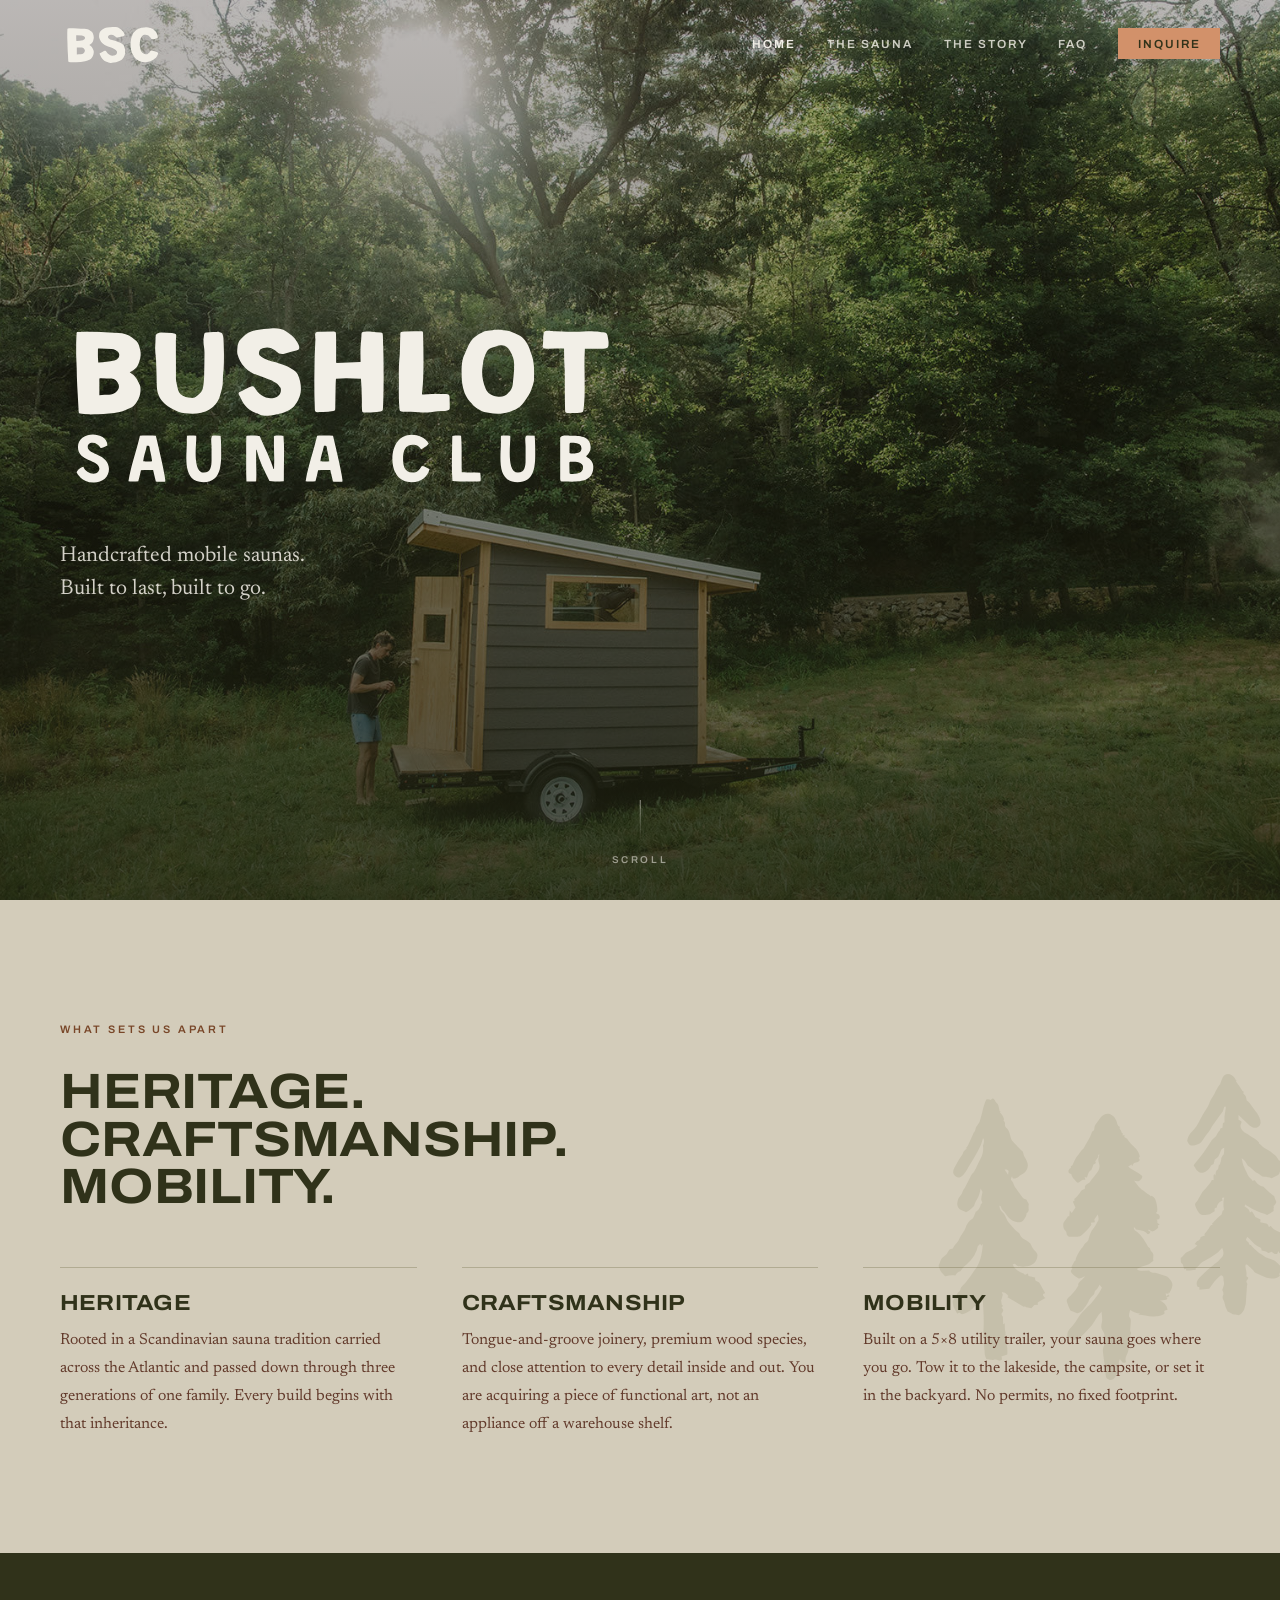
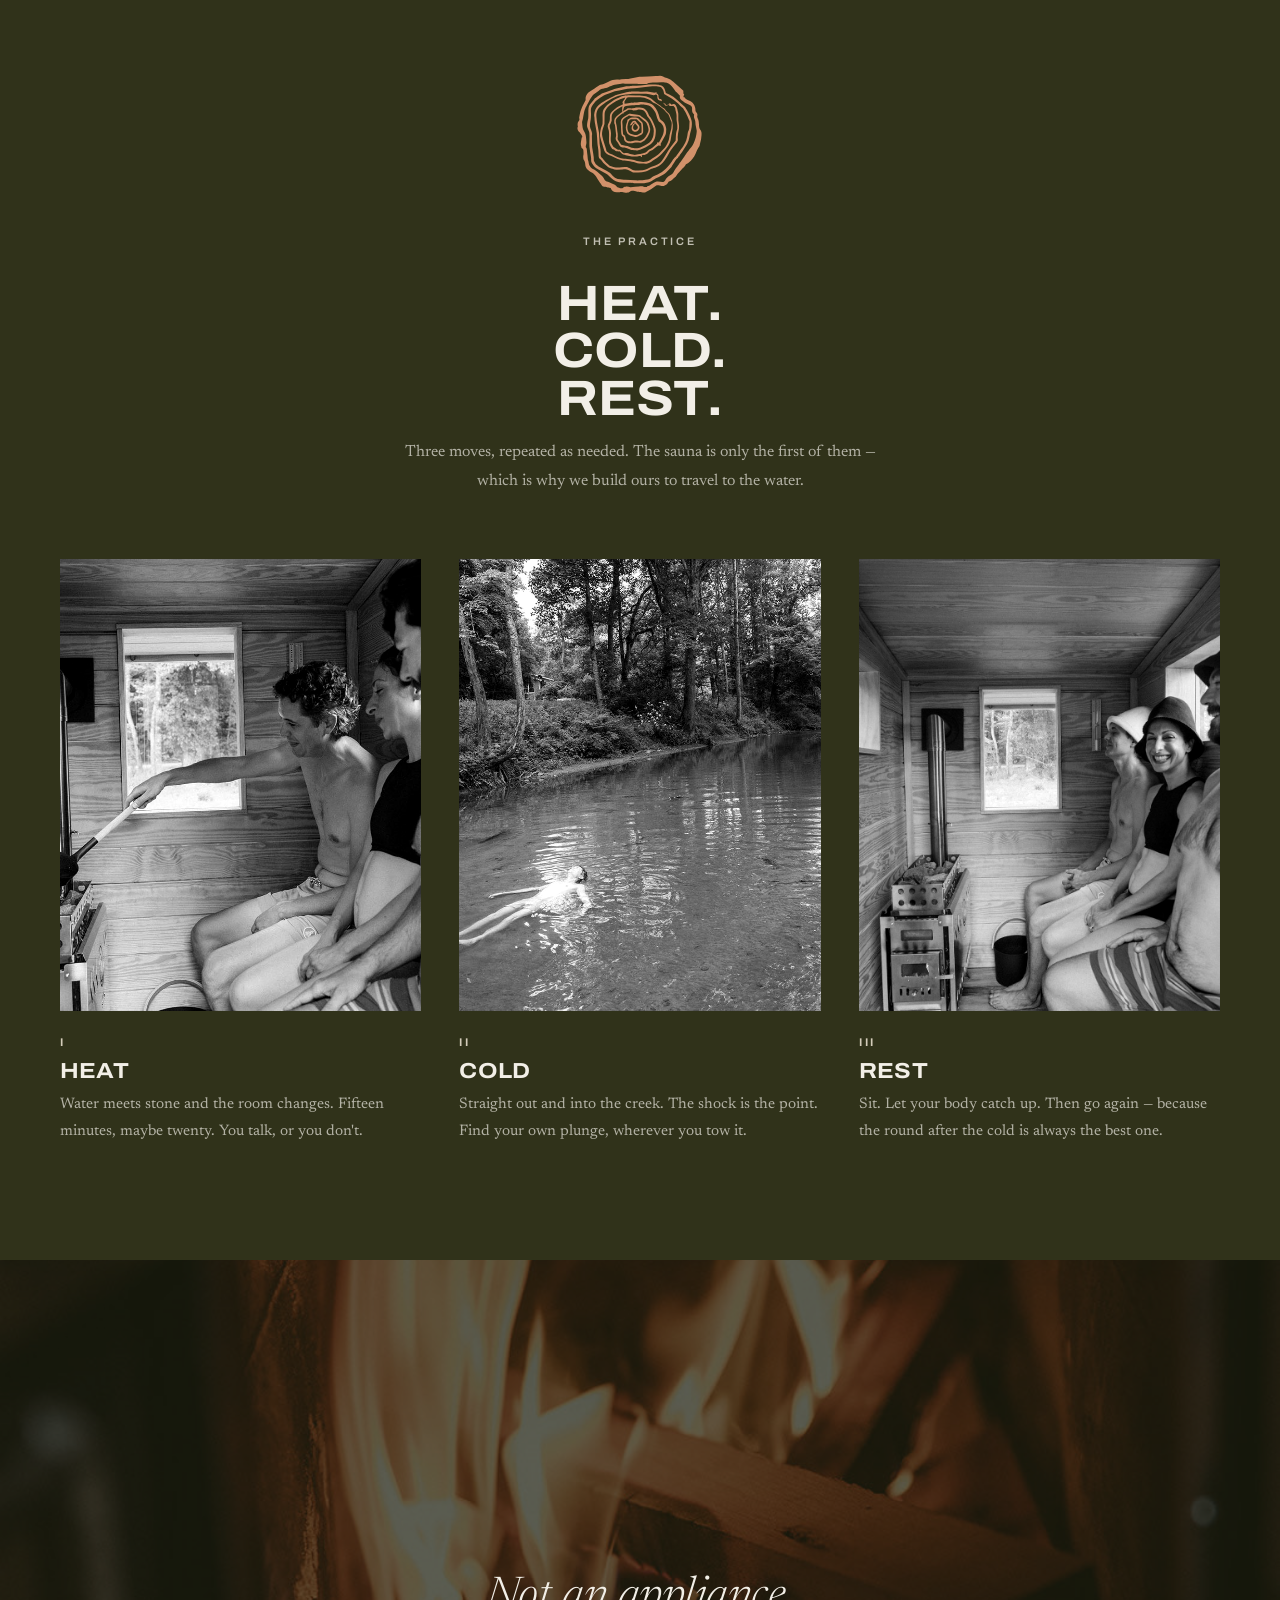
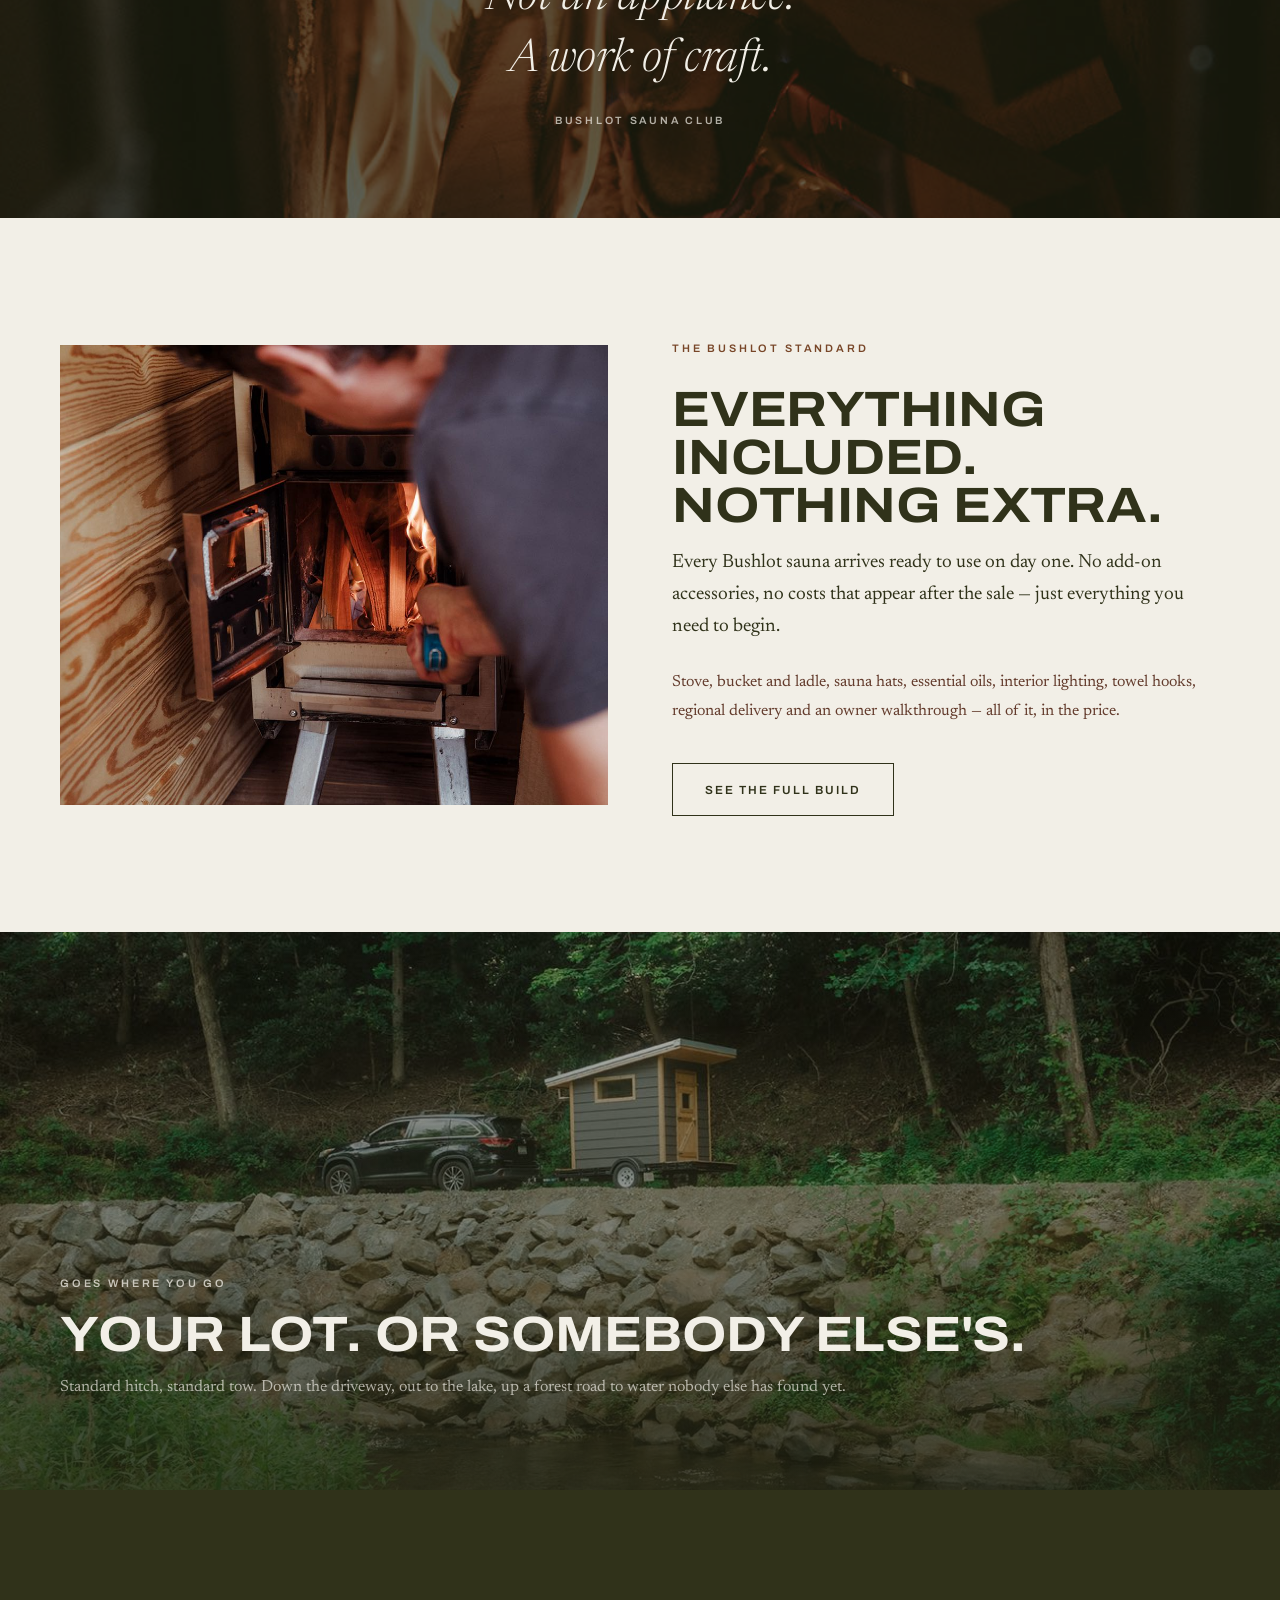
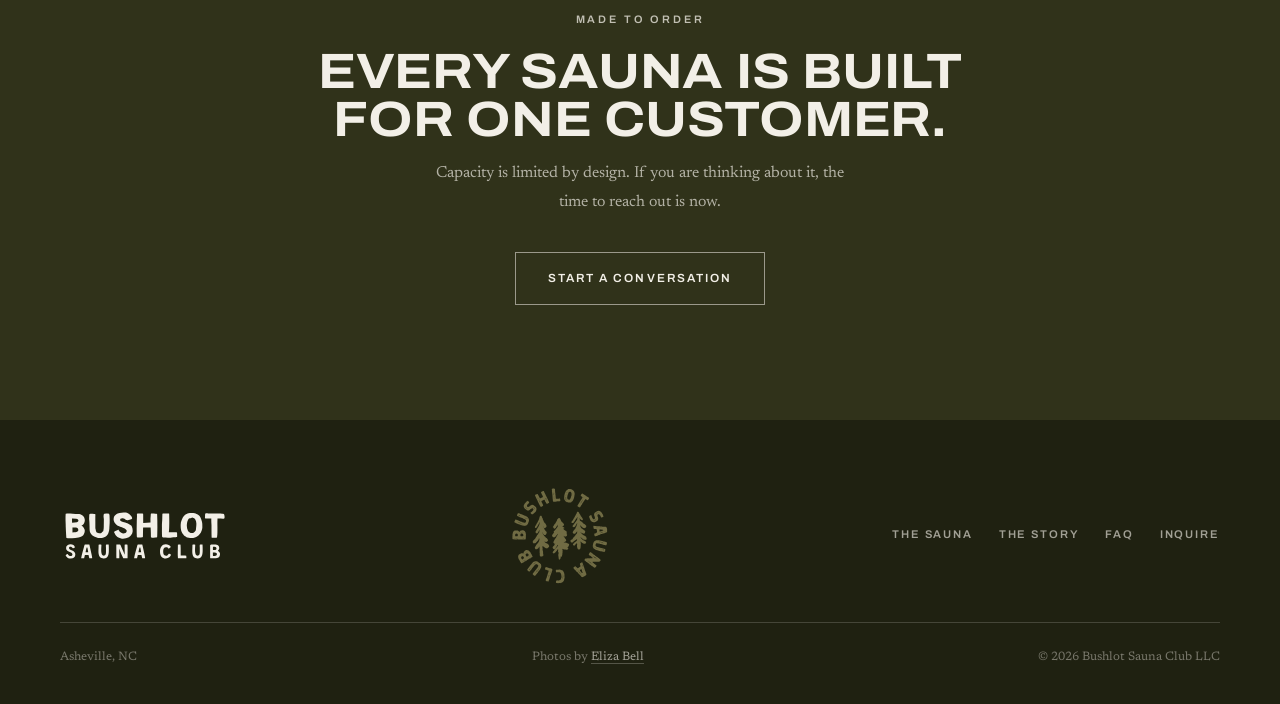
<file: index.html>
<!DOCTYPE html>
<html lang="en">
<head>
  <meta charset="UTF-8" />
  <meta name="viewport" content="width=device-width, initial-scale=1.0" />

  <title>Bushlot Sauna Club — Handcrafted Mobile Saunas | Asheville, NC</title>
  <meta name="description" content="Bushlot Sauna Club builds premium, handcrafted mobile saunas in Asheville, North Carolina. Trailer-mounted, all-inclusive, and made to last. Inquire about your custom build." />
  <meta name="keywords" content="custom sauna Asheville, mobile sauna North Carolina, handcrafted sauna, artisan sauna for sale, trailer sauna, mobile sauna NC" />

  <!-- Open Graph -->
  <meta property="og:type"        content="website" />
  <meta property="og:url"         content="https://www.bushlotsaunaclub.com/" />
  <meta property="og:site_name"   content="Bushlot Sauna Club" />
  <meta property="og:title"       content="Bushlot Sauna Club — Handcrafted Mobile Saunas" />
  <meta property="og:description" content="Premium, handcrafted mobile saunas built in Asheville, NC. Trailer-mounted, all-inclusive, and made to last." />
  <meta property="og:image"       content="https://www.bushlotsaunaclub.com/img/BSC-63.jpg" />
  <meta name="twitter:card"       content="summary_large_image" />

  <link rel="preconnect" href="https://fonts.googleapis.com" />
  <link rel="preconnect" href="https://fonts.gstatic.com" crossorigin />
  <link href="https://fonts.googleapis.com/css2?family=Archivo:wdth,wght@100..125,400..800&family=Newsreader:ital,opsz,wght@0,6..72,300..600;1,6..72,300..500&display=swap" rel="stylesheet" />

  <link rel="icon" type="image/svg+xml" href="img/logo/favicon.svg" />
  <link rel="icon" type="image/png" sizes="32x32" href="img/logo/favicon-32.png" />
  <link rel="icon" type="image/png" sizes="16x16" href="img/logo/favicon-16.png" />
  <link rel="apple-touch-icon" href="img/logo/apple-touch-icon.png" />

  <link rel="stylesheet" href="css/styles.css" />

  <script type="application/ld+json">
  {
    "@context": "https://schema.org",
    "@type": "LocalBusiness",
    "name": "Bushlot Sauna Club",
    "description": "Handcrafted mobile saunas built in Asheville, North Carolina.",
    "url": "https://www.bushlotsaunaclub.com",
    "image": "https://www.bushlotsaunaclub.com/img/BSC-63.jpg",
    "address": {
      "@type": "PostalAddress",
      "addressLocality": "Asheville",
      "addressRegion": "NC",
      "addressCountry": "US"
    },
    "areaServed": "Western North Carolina"
  }
  </script>
</head>

<body>

  <a class="skip-link" href="#main">Skip to content</a>

  <nav class="site-nav" data-transparent="true" aria-label="Main navigation">
    <div class="nav-inner">
      <a href="index.html" class="nav-logo">
        <span class="sr-only">Bushlot Sauna Club — home</span>
        <span class="mark mark--monogram" aria-hidden="true"></span>
      </a>
      <ul class="nav-links" role="list">
        <li><a href="index.html" aria-current="page">Home</a></li>
        <li><a href="sauna.html">The Sauna</a></li>
        <li><a href="story.html">The Story</a></li>
        <li><a href="faq.html">FAQ</a></li>
        <li><a href="contact.html" class="nav-cta">Inquire</a></li>
      </ul>
      <button class="nav-hamburger" aria-label="Open menu" aria-expanded="false" aria-controls="nav-mobile">
        <span class="hamburger-line"></span>
        <span class="hamburger-line"></span>
        <span class="hamburger-line"></span>
      </button>
    </div>
    <div class="nav-mobile" id="nav-mobile">
      <ul role="list">
        <li><a href="index.html">Home</a></li>
        <li><a href="sauna.html">The Sauna</a></li>
        <li><a href="story.html">The Story</a></li>
        <li><a href="faq.html">FAQ</a></li>
        <li><a href="contact.html">Inquire &rarr;</a></li>
      </ul>
    </div>
  </nav>

  <main id="main">

    <section class="band band--hero">
      <img class="band-img" src="img/BSC-63.jpg" alt="A Bushlot mobile sauna standing in a mown clearing at the edge of the woods, late sun breaking through the canopy, the builder at the open door" loading="eager" fetchpriority="high" style="object-position:43% 45%" />
      <div class="band-content">
        <h1 class="hero-wordmark">
          <span class="sr-only">Bushlot Sauna Club</span>
          <span class="mark mark--wordmark" aria-hidden="true"></span>
        </h1>
        <p class="hero-tagline">Handcrafted mobile saunas.<br />Built to last, built to go.</p>
      </div>
      <div class="hero-scroll" aria-hidden="true">
        <div class="hero-scroll-line"></div>
        <span>Scroll</span>
      </div>
    </section>

    <section class="pillars-section section--taupe" aria-labelledby="pillars-heading">
      <span class="mark mark--trees pillars-watermark" aria-hidden="true"></span>
      <div class="container">
        <div class="pillars-header">
          <span class="label">What sets us apart</span>
          <h2 id="pillars-heading" class="mt-sm">Heritage. Craftsmanship. Mobility.</h2>
        </div>
        <div class="grid-3">
          <article class="pillar">
            <h3>Heritage</h3>
            <p>Rooted in a Scandinavian sauna tradition carried across the Atlantic and passed down through three generations of one family. Every build begins with that inheritance.</p>
          </article>
          <article class="pillar">
            <h3>Craftsmanship</h3>
            <p>Tongue-and-groove joinery, premium wood species, and close attention to every detail inside and out. You are acquiring a piece of functional art, not an appliance off a warehouse shelf.</p>
          </article>
          <article class="pillar">
            <h3>Mobility</h3>
            <p>Built on a 5&times;8 utility trailer, your sauna goes where you go. Tow it to the lakeside, the campsite, or set it in the backyard. No permits, no fixed footprint.</p>
          </article>
        </div>
      </div>
    </section>

    <section class="cycle section--dark" aria-labelledby="cycle-heading">
      <div class="container">
        <div class="cycle-header">
          <span class="mark mark--rings cycle-rings" aria-hidden="true"></span>
          <span class="label">The practice</span>
          <h2 id="cycle-heading" class="mt-sm">Heat. Cold. Rest.</h2>
          <p>Three moves, repeated as needed. The sauna is only the first of them &mdash; which is why we build ours to travel to the water.</p>
        </div>
        <div class="cycle-grid">
          <article class="cycle-step reveal">
            <figure>
              <img src="img/BSC-31.jpg" alt="A ladle of water poured over the hot stones as three people sit along the sauna bench" loading="lazy" decoding="async" />
            </figure>
            <span class="cycle-numeral">I</span>
            <h3>Heat</h3>
            <p>Water meets stone and the room changes. Fifteen minutes, maybe twenty. You talk, or you don't.</p>
          </article>
          <article class="cycle-step reveal">
            <figure>
              <img src="img/BSC-52.jpg" alt="A swimmer floating on their back in a still forest creek, trees closing overhead" loading="lazy" decoding="async" />
            </figure>
            <span class="cycle-numeral">II</span>
            <h3>Cold</h3>
            <p>Straight out and into the creek. The shock is the point. Find your own plunge, wherever you tow it.</p>
          </article>
          <article class="cycle-step reveal">
            <figure>
              <img src="img/BSC-39.jpg" alt="Friends in wool sauna hats laughing together on the bench between rounds" loading="lazy" decoding="async" />
            </figure>
            <span class="cycle-numeral">III</span>
            <h3>Rest</h3>
            <p>Sit. Let your body catch up. Then go again &mdash; because the round after the cold is always the best one.</p>
          </article>
        </div>
      </div>
    </section>

    <section class="band band--mid band--center">
      <img class="band-img" src="img/BSC-2.jpg" alt="Split wood burning inside the open firebox of the sauna stove" loading="lazy" decoding="async" />
      <div class="band-content">
        <div class="quote-content">
          <blockquote>Not an appliance.<br />A work of craft.</blockquote>
          <cite class="quote-source">Bushlot Sauna Club</cite>
        </div>
      </div>
    </section>

    <section class="section--paper" aria-labelledby="included-heading">
      <div class="container">
        <div class="grid-2">
          <div class="split-image-wrap">
            <img src="img/BSC-1.jpg" alt="Hands lighting kindling in the sauna stove against the pine wall of the interior" loading="lazy" decoding="async" />
          </div>
          <div class="split-content">
            <span class="label">The Bushlot standard</span>
            <h2 id="included-heading" class="mt-sm">Everything included. Nothing extra.</h2>
            <p class="lead">Every Bushlot sauna arrives ready to use on day one. No add-on accessories, no costs that appear after the sale &mdash; just everything you need to begin.</p>
            <p class="mt-md" style="color:var(--ink-soft)">Stove, bucket and ladle, sauna hats, essential oils, interior lighting, towel hooks, regional delivery and an owner walkthrough &mdash; all of it, in the price.</p>
            <a href="sauna.html" class="btn btn-outline-dark mt-lg">See the full build</a>
          </div>
        </div>
      </div>
    </section>

    <section class="band band--mid">
      <img class="band-img" src="img/BSC-99.jpg" alt="The Bushlot sauna towed behind an SUV along a gravel road above a dry-stacked stone wall and a shallow creek" loading="lazy" decoding="async" style="object-position:41% 48%" />
      <div class="band-content">
        <span class="label">Goes where you go</span>
        <h2 class="mt-sm">Your lot. Or somebody else's.</h2>
        <p class="mt-sm">Standard hitch, standard tow. Down the driveway, out to the lake, up a forest road to water nobody else has found yet.</p>
      </div>
    </section>

    <section class="cta-section section--dark" aria-labelledby="cta-heading">
      <div class="container">
        <span class="label">Made to order</span>
        <h2 id="cta-heading" class="mt-sm">Every sauna is built for one customer.</h2>
        <p>Capacity is limited by design. If you are thinking about it, the time to reach out is now.</p>
        <a href="contact.html" class="btn btn-outline-light">Start a conversation</a>
      </div>
    </section>

  </main>


  <footer class="site-footer">
    <div class="container">
      <div class="footer-top">
        <a href="index.html" class="footer-logo">
          <span class="sr-only">Bushlot Sauna Club</span>
          <span class="mark mark--wordmark" aria-hidden="true"></span>
        </a>
        <span class="mark mark--stamp footer-stamp" aria-hidden="true"></span>
        <nav class="footer-links" aria-label="Footer navigation">
          <a href="sauna.html">The Sauna</a>
          <a href="story.html">The Story</a>
          <a href="faq.html">FAQ</a>
          <a href="contact.html">Inquire</a>
        </nav>
      </div>
      <div class="footer-bottom">
        <p>Asheville, NC</p>
        <p>Photos by <a href="https://www.elizabellphotography.com/" target="_blank" rel="noopener noreferrer">Eliza Bell</a></p>
        <p>&copy; 2026 Bushlot Sauna Club LLC</p>
      </div>
    </div>
  </footer>

  <script src="js/main.js"></script>
</body>
</html>
</file>
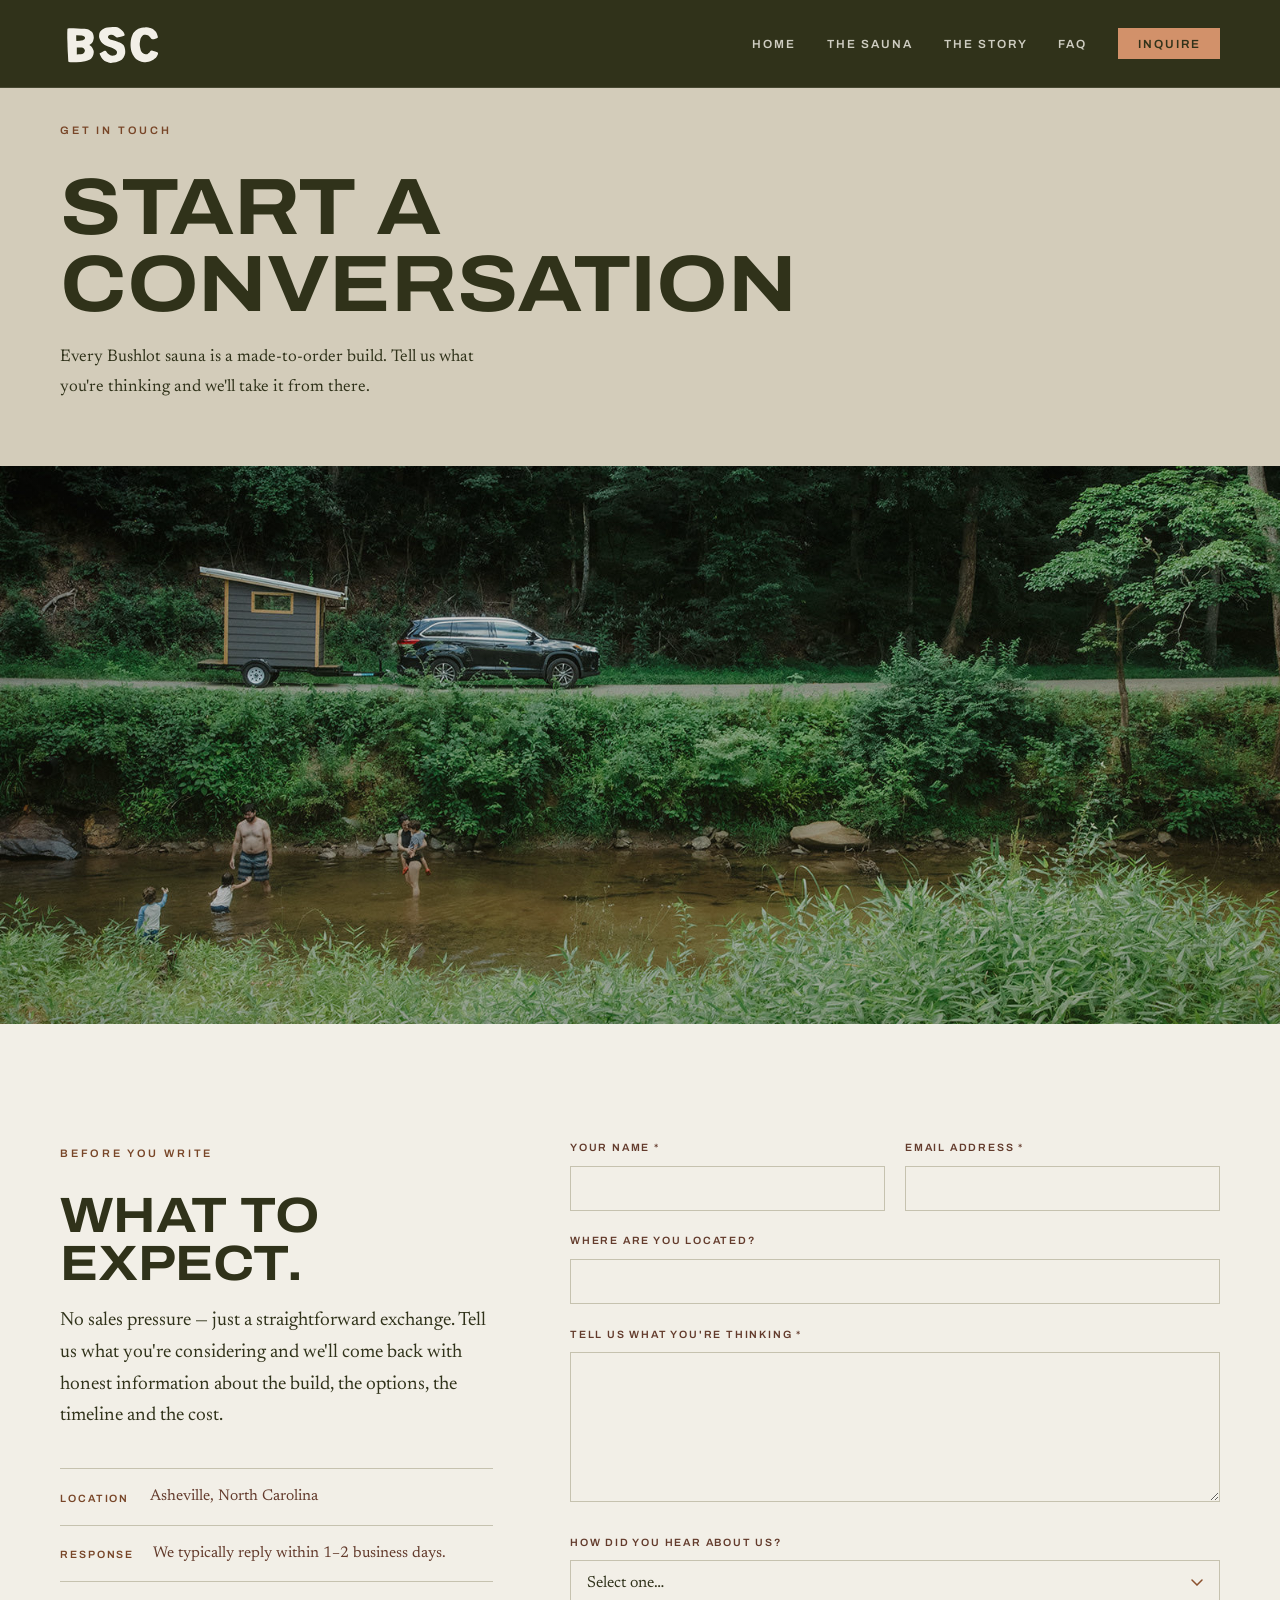
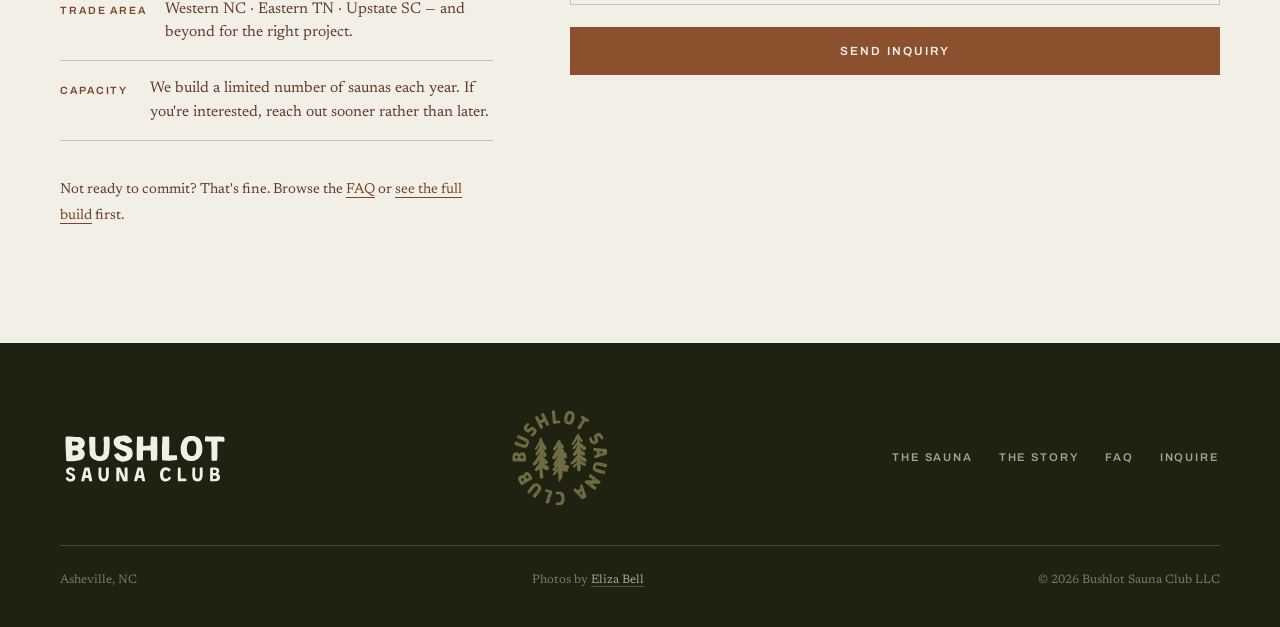
<file: contact.html>
<!DOCTYPE html>
<html lang="en">
<head>
  <meta charset="UTF-8" />
  <meta name="viewport" content="width=device-width, initial-scale=1.0" />

  <title>Inquire — Bushlot Sauna Club | Start Your Custom Sauna Build</title>
  <meta name="description" content="Interested in a Bushlot mobile sauna? Start a conversation. Every build begins with an inquiry — tell us what you're thinking and we'll take it from there." />

  <!-- Open Graph -->
  <meta property="og:type"        content="website" />
  <meta property="og:url"         content="https://www.bushlotsaunaclub.com/contact.html" />
  <meta property="og:site_name"   content="Bushlot Sauna Club" />
  <meta property="og:title"       content="Inquire — Bushlot Sauna Club" />
  <meta property="og:description" content="Every Bushlot sauna is made to order. Start the conversation here." />
  <meta property="og:image"       content="https://www.bushlotsaunaclub.com/img/BSC-89.jpg" />
  <meta name="twitter:card"       content="summary_large_image" />

  <link rel="preconnect" href="https://fonts.googleapis.com" />
  <link rel="preconnect" href="https://fonts.gstatic.com" crossorigin />
  <link href="https://fonts.googleapis.com/css2?family=Archivo:wdth,wght@100..125,400..800&family=Newsreader:ital,opsz,wght@0,6..72,300..600;1,6..72,300..500&display=swap" rel="stylesheet" />

  <link rel="icon" type="image/svg+xml" href="img/logo/favicon.svg" />
  <link rel="icon" type="image/png" sizes="32x32" href="img/logo/favicon-32.png" />
  <link rel="icon" type="image/png" sizes="16x16" href="img/logo/favicon-16.png" />
  <link rel="apple-touch-icon" href="img/logo/apple-touch-icon.png" />

  <link rel="stylesheet" href="css/styles.css" />
</head>

<body>

  <a class="skip-link" href="#main">Skip to content</a>

  <nav class="site-nav nav-solid" aria-label="Main navigation">
    <div class="nav-inner">
      <a href="index.html" class="nav-logo">
        <span class="sr-only">Bushlot Sauna Club — home</span>
        <span class="mark mark--monogram" aria-hidden="true"></span>
      </a>
      <ul class="nav-links" role="list">
        <li><a href="index.html">Home</a></li>
        <li><a href="sauna.html">The Sauna</a></li>
        <li><a href="story.html">The Story</a></li>
        <li><a href="faq.html">FAQ</a></li>
        <li><a href="contact.html" class="nav-cta" aria-current="page">Inquire</a></li>
      </ul>
      <button class="nav-hamburger" aria-label="Open menu" aria-expanded="false" aria-controls="nav-mobile">
        <span class="hamburger-line"></span>
        <span class="hamburger-line"></span>
        <span class="hamburger-line"></span>
      </button>
    </div>
    <div class="nav-mobile" id="nav-mobile">
      <ul role="list">
        <li><a href="index.html">Home</a></li>
        <li><a href="sauna.html">The Sauna</a></li>
        <li><a href="story.html">The Story</a></li>
        <li><a href="faq.html">FAQ</a></li>
        <li><a href="contact.html">Inquire &rarr;</a></li>
      </ul>
    </div>
  </nav>

  <main id="main">

    <header class="page-header section--taupe" aria-labelledby="page-title">
      <div class="container">
        <span class="label">Get in touch</span>
        <h1 id="page-title" class="mt-sm">Start a Conversation</h1>
        <p>Every Bushlot sauna is a made-to-order build. Tell us what you're thinking and we'll take it from there.</p>
      </div>
    </header>

    <section class="band band--mid band--plain">
      <img class="band-img" src="img/BSC-89.jpg" alt="The sauna and its tow vehicle parked on a woodland road while a family wades in the creek below" loading="lazy" decoding="async" />
      <div class="band-content">
        
      </div>
    </section>

    <section class="section--paper" aria-labelledby="contact-form-heading">
      <div class="container">
        <div class="contact-layout">

          <div class="contact-info">
            <span class="label">Before you write</span>
            <h2 id="contact-form-heading" class="mt-sm">What to expect.</h2>
            <p class="lead">No sales pressure &mdash; just a straightforward exchange. Tell us what you're considering and we'll come back with honest information about the build, the options, the timeline and the cost.</p>

            <div class="contact-detail">
              <span class="contact-detail-label">Location</span>
              <span class="contact-detail-value">Asheville, North Carolina</span>
            </div>
            <div class="contact-detail">
              <span class="contact-detail-label">Response</span>
              <span class="contact-detail-value">We typically reply within 1&ndash;2 business days.</span>
            </div>
            <div class="contact-detail">
              <span class="contact-detail-label">Trade area</span>
              <span class="contact-detail-value">Western NC &middot; Eastern TN &middot; Upstate SC &mdash; and beyond for the right project.</span>
            </div>
            <div class="contact-detail">
              <span class="contact-detail-label">Capacity</span>
              <span class="contact-detail-value">We build a limited number of saunas each year. If you're interested, reach out sooner rather than later.</span>
            </div>

            <p class="contact-note">Not ready to commit? That's fine. Browse the <a href="faq.html">FAQ</a> or <a href="sauna.html">see the full build</a> first.</p>
          </div>

          <div class="contact-form-wrap">
                        <!-- Success message (hidden until form submission) -->
            <div id="form-success" class="form-success" role="alert" aria-live="polite">
              <h3>Message received.</h3>
              <p>Thanks for reaching out. We'll be in touch within 1–2 business days.</p>
            </div>
            <form
              id="contact-form"
              action="https://formspree.io/f/mwvwqeaw"
              method="POST"
              novalidate
              aria-label="Inquiry form"
            >

              <div class="grid-2" style="gap:1.25rem; margin-bottom:0">
                <div class="form-group">
                  <label for="name" class="form-label">Your Name <span aria-hidden="true">*</span></label>
                  <input
                    type="text"
                    id="name"
                    name="name"
                    class="form-input"
                    required
                    autocomplete="name"
                  />
                </div>

                <div class="form-group">
                  <label for="email" class="form-label">Email Address <span aria-hidden="true">*</span></label>
                  <input
                    type="email"
                    id="email"
                    name="email"
                    class="form-input"
                    required
                    autocomplete="email"
                  />
                </div>
              </div>

              <div class="form-group">
                <label for="location" class="form-label">Where are you located?</label>
                <input
                  type="text"
                  id="location"
                  name="location"
                  class="form-input"
                />
              </div>

              <div class="form-group">
                <label for="message" class="form-label">Tell us what you're thinking <span aria-hidden="true">*</span></label>
                <textarea
                  id="message"
                  name="message"
                  class="form-textarea"
                  required
                ></textarea>
              </div>

              <div class="form-group">
                <label for="referral" class="form-label">How did you hear about us?</label>
                <select id="referral" name="referral" class="form-select">
                  <option value="" disabled selected>Select one&hellip;</option>
                  <option value="word-of-mouth">Word of mouth / referral</option>
                  <option value="google">Google search</option>
                  <option value="instagram">Instagram</option>
                  <option value="local-event">Local event</option>
                  <option value="press">Press / media</option>
                  <option value="other">Other</option>
                </select>
              </div>

              <!-- Honeypot spam prevention — hidden from humans -->
              <input type="text" name="_gotcha" style="display:none" tabindex="-1" autocomplete="off" />

              <button type="submit" class="btn btn-primary form-submit">
                Send Inquiry
              </button>

            </form>

          </div>

        </div>
      </div>
    </section>

  </main>


  <footer class="site-footer">
    <div class="container">
      <div class="footer-top">
        <a href="index.html" class="footer-logo">
          <span class="sr-only">Bushlot Sauna Club</span>
          <span class="mark mark--wordmark" aria-hidden="true"></span>
        </a>
        <span class="mark mark--stamp footer-stamp" aria-hidden="true"></span>
        <nav class="footer-links" aria-label="Footer navigation">
          <a href="sauna.html">The Sauna</a>
          <a href="story.html">The Story</a>
          <a href="faq.html">FAQ</a>
          <a href="contact.html">Inquire</a>
        </nav>
      </div>
      <div class="footer-bottom">
        <p>Asheville, NC</p>
        <p>Photos by <a href="https://www.elizabellphotography.com/" target="_blank" rel="noopener noreferrer">Eliza Bell</a></p>
        <p>&copy; 2026 Bushlot Sauna Club LLC</p>
      </div>
    </div>
  </footer>

  <script src="js/main.js"></script>
</body>
</html>
</file>
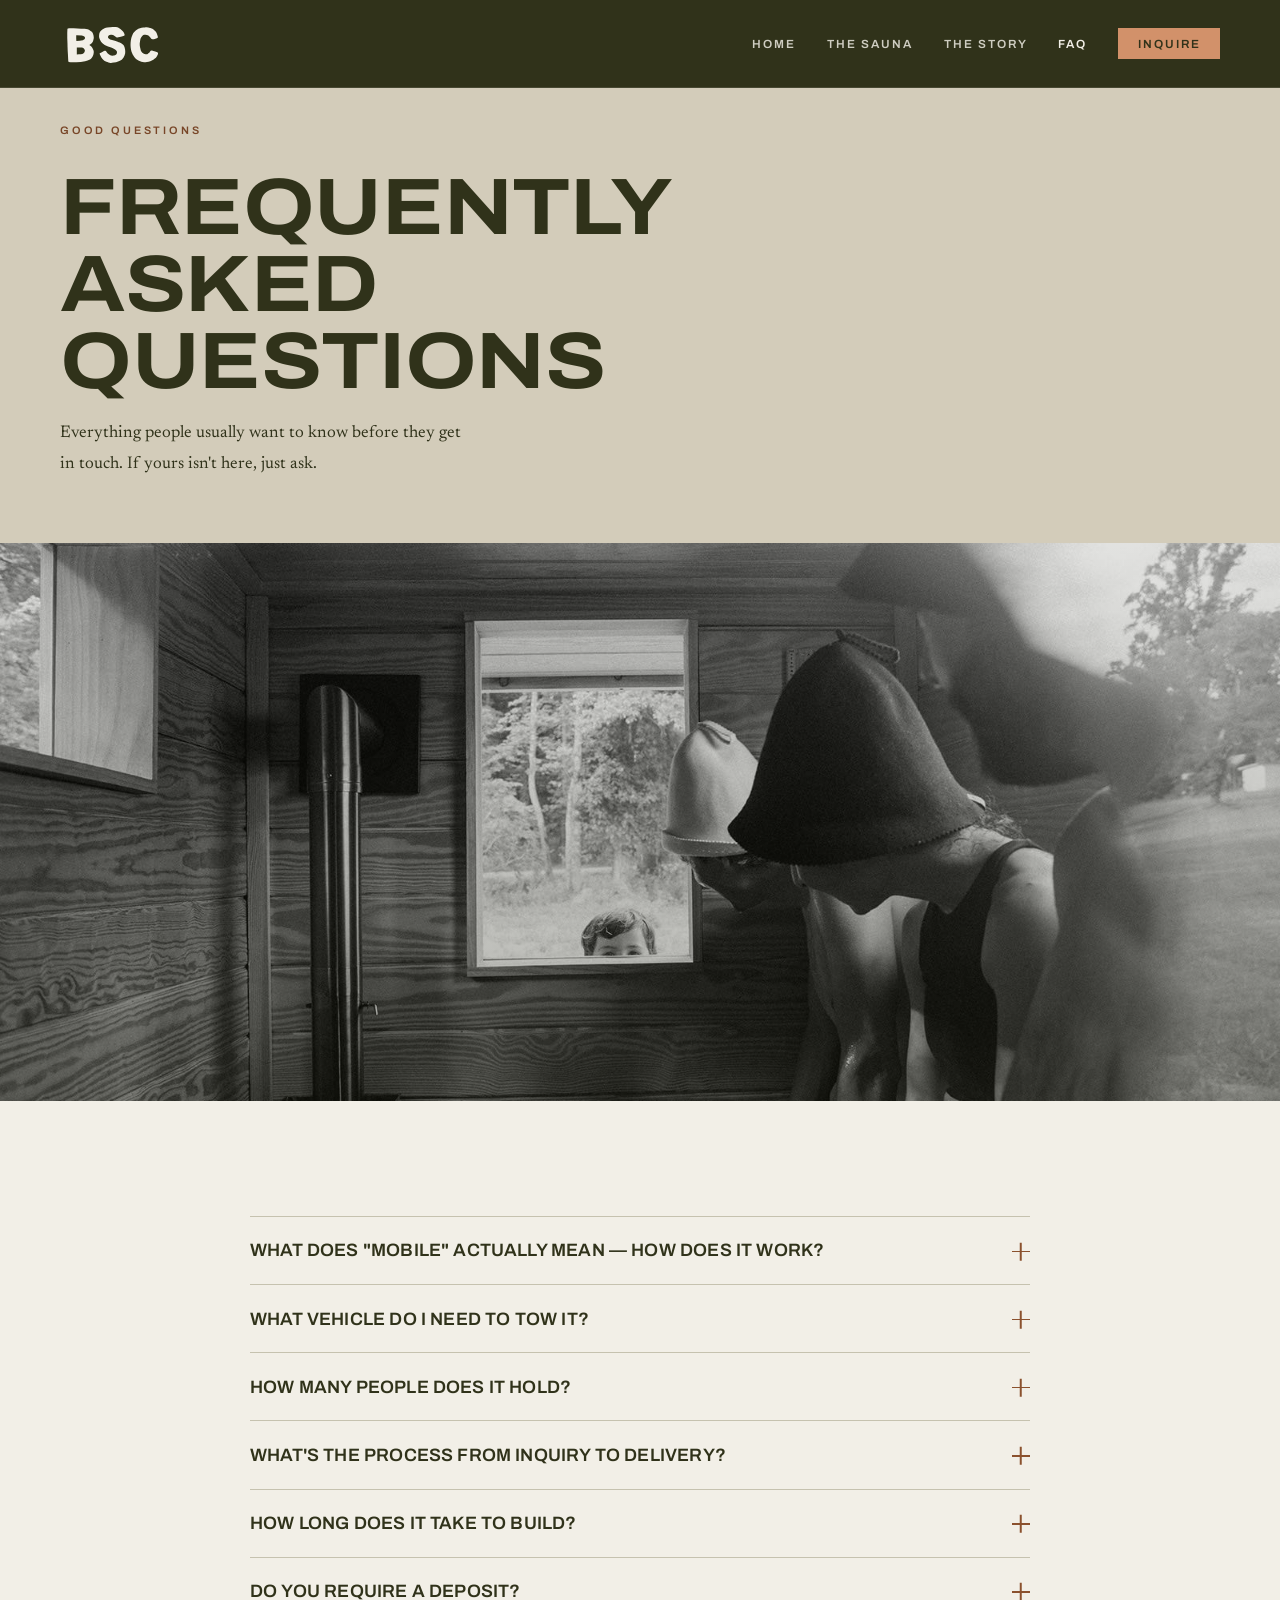
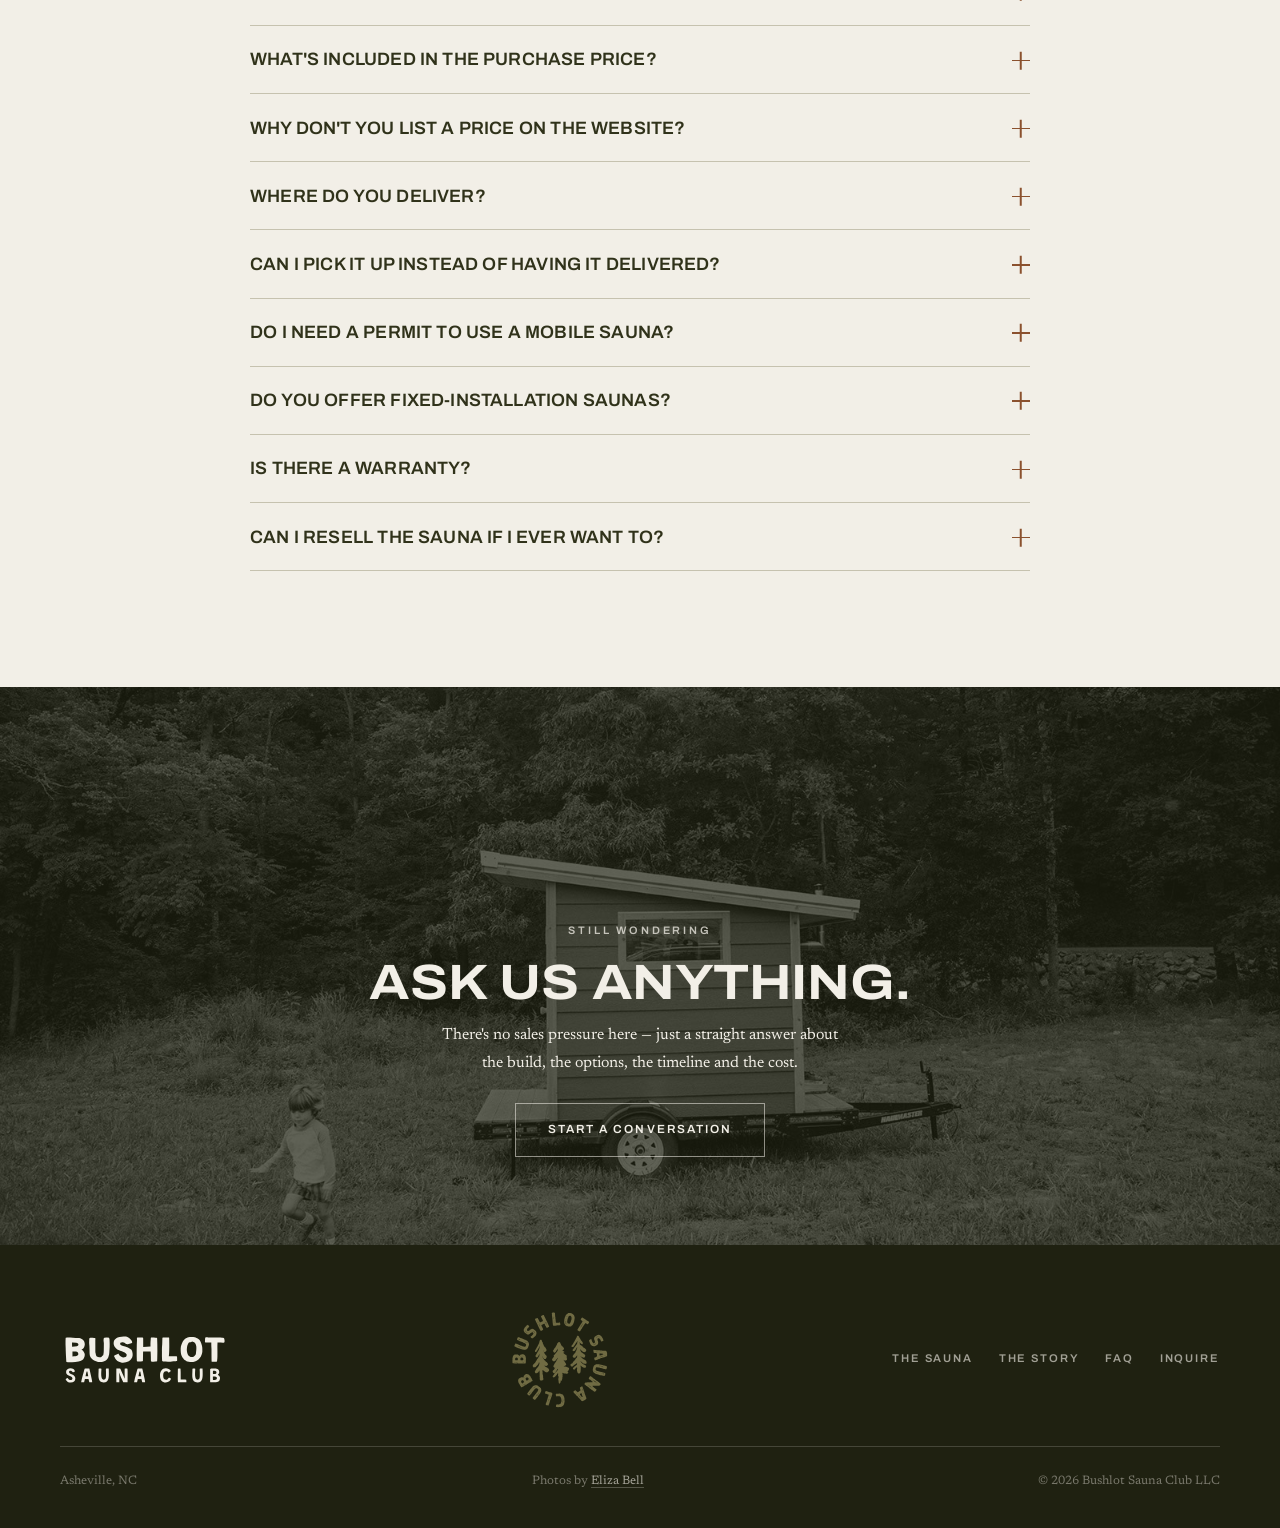
<file: faq.html>
<!DOCTYPE html>
<html lang="en">
<head>
  <meta charset="UTF-8" />
  <meta name="viewport" content="width=device-width, initial-scale=1.0" />

  <title>FAQ — Bushlot Sauna Club | Mobile Sauna Questions Answered</title>
  <meta name="description" content="Common questions about Bushlot mobile saunas: towing, capacity, the build process, timelines, pricing, delivery and care. Asheville, North Carolina." />

  <!-- Open Graph -->
  <meta property="og:type"        content="website" />
  <meta property="og:url"         content="https://www.bushlotsaunaclub.com/faq.html" />
  <meta property="og:site_name"   content="Bushlot Sauna Club" />
  <meta property="og:title"       content="FAQ — Bushlot Sauna Club" />
  <meta property="og:description" content="Towing, capacity, build process, timelines, pricing and delivery — answered." />
  <meta property="og:image"       content="https://www.bushlotsaunaclub.com/img/BSC-47.jpg" />
  <meta name="twitter:card"       content="summary_large_image" />

  <link rel="preconnect" href="https://fonts.googleapis.com" />
  <link rel="preconnect" href="https://fonts.gstatic.com" crossorigin />
  <link href="https://fonts.googleapis.com/css2?family=Archivo:wdth,wght@100..125,400..800&family=Newsreader:ital,opsz,wght@0,6..72,300..600;1,6..72,300..500&display=swap" rel="stylesheet" />

  <link rel="icon" type="image/svg+xml" href="img/logo/favicon.svg" />
  <link rel="icon" type="image/png" sizes="32x32" href="img/logo/favicon-32.png" />
  <link rel="icon" type="image/png" sizes="16x16" href="img/logo/favicon-16.png" />
  <link rel="apple-touch-icon" href="img/logo/apple-touch-icon.png" />

  <link rel="stylesheet" href="css/styles.css" />
</head>

<body>

  <a class="skip-link" href="#main">Skip to content</a>

  <nav class="site-nav nav-solid" aria-label="Main navigation">
    <div class="nav-inner">
      <a href="index.html" class="nav-logo">
        <span class="sr-only">Bushlot Sauna Club — home</span>
        <span class="mark mark--monogram" aria-hidden="true"></span>
      </a>
      <ul class="nav-links" role="list">
        <li><a href="index.html">Home</a></li>
        <li><a href="sauna.html">The Sauna</a></li>
        <li><a href="story.html">The Story</a></li>
        <li><a href="faq.html" aria-current="page">FAQ</a></li>
        <li><a href="contact.html" class="nav-cta">Inquire</a></li>
      </ul>
      <button class="nav-hamburger" aria-label="Open menu" aria-expanded="false" aria-controls="nav-mobile">
        <span class="hamburger-line"></span>
        <span class="hamburger-line"></span>
        <span class="hamburger-line"></span>
      </button>
    </div>
    <div class="nav-mobile" id="nav-mobile">
      <ul role="list">
        <li><a href="index.html">Home</a></li>
        <li><a href="sauna.html">The Sauna</a></li>
        <li><a href="story.html">The Story</a></li>
        <li><a href="faq.html">FAQ</a></li>
        <li><a href="contact.html">Inquire &rarr;</a></li>
      </ul>
    </div>
  </nav>

  <main id="main">

    <header class="page-header section--taupe" aria-labelledby="page-title">
      <div class="container">
        <span class="label">Good questions</span>
        <h1 id="page-title" class="mt-sm">Frequently Asked Questions</h1>
        <p>Everything people usually want to know before they get in touch. If yours isn't here, just ask.</p>
      </div>
    </header>

    <section class="band band--mid band--plain">
      <img class="band-img" src="img/BSC-47.jpg" alt="Inside the sauna, two people in wool sauna hats on the bench while a child peers in through the window from the field outside" loading="lazy" decoding="async" style="object-position:50% 42%" />
      <div class="band-content">
        
      </div>
    </section>

    <section class="faq-section section--paper" aria-labelledby="faq-heading">
      <div class="container">
        <h2 id="faq-heading" class="sr-only">Frequently Asked Questions</h2>
                <div class="faq-list" role="list">
        
                  <!-- The sauna itself -->
                  <div class="faq-item" role="listitem">
                    <button class="faq-question" aria-expanded="false" aria-controls="faq-a1" id="faq-q1">
                      What does "mobile" actually mean — how does it work?
                      <span class="faq-icon" aria-hidden="true"></span>
                    </button>
                    <div class="faq-answer" id="faq-a1" role="region" aria-labelledby="faq-q1">
                      <div class="faq-answer-inner">
                        <p>A Bushlot sauna is built on a 5×8 utility trailer with a standard 2-inch ball hitch. It tows like any other trailer — no special equipment or commercial license required. A standard full-size pickup truck or SUV with a tow hitch can handle it.</p>
                        <p>You can position it in your backyard, park it lakeside, haul it to a campsite, or store it in a garage between seasons. The only requirement is a road-accessible site with enough clearance to maneuver a trailer.</p>
                      </div>
                    </div>
                  </div>
        
                  <div class="faq-item" role="listitem">
                    <button class="faq-question" aria-expanded="false" aria-controls="faq-a2" id="faq-q2">
                      What vehicle do I need to tow it?
                      <span class="faq-icon" aria-hidden="true"></span>
                    </button>
                    <div class="faq-answer" id="faq-a2" role="region" aria-labelledby="faq-q2">
                      <div class="faq-answer-inner">
                        <p>A standard full-size pickup truck or SUV with a 2-inch ball hitch is sufficient. The sauna weighs approximately 2,000 lbs, and it's built on a trailer with a 3,000 lb GVWR &mdash; the gross vehicle weight rating, or the most the trailer is rated to carry, sauna included. That leaves comfortable margin for firewood, water, and gear.</p>
                        <p>Most half-ton trucks and larger SUVs are rated to tow well beyond that. If you're unsure whether your vehicle qualifies, ask us when you inquire and we'll help you work it out.</p>
                      </div>
                    </div>
                  </div>
        
                  <div class="faq-item" role="listitem">
                    <button class="faq-question" aria-expanded="false" aria-controls="faq-a3" id="faq-q3">
                      How many people does it hold?
                      <span class="faq-icon" aria-hidden="true"></span>
                    </button>
                    <div class="faq-answer" id="faq-a3" role="region" aria-labelledby="faq-q3">
                      <div class="faq-answer-inner">
                        <p>Four people comfortably. The interior bench layout is designed for a full sauna experience at capacity — not a tight squeeze. It's sized well for family use, friend groups, or couples who want room to breathe.</p>
                      </div>
                    </div>
                  </div>
        
        
                  <!-- Ordering & process -->
                  <div class="faq-item" role="listitem">
                    <button class="faq-question" aria-expanded="false" aria-controls="faq-a4" id="faq-q4">
                      What's the process from inquiry to delivery?
                      <span class="faq-icon" aria-hidden="true"></span>
                    </button>
                    <div class="faq-answer" id="faq-a4" role="region" aria-labelledby="faq-q4">
                      <div class="faq-answer-inner">
                        <p>It starts with a conversation — use the contact form to reach out and tell us what you're thinking. We'll respond to answer any questions and give you a complete picture of the build and cost.</p>
                        <p>Once you decide to move forward, we'll establish a build timeline and discuss deposit and payment terms. We require a deposit at time of order to cover materials, with the balance due upon delivery.</p>
                        <p>Build time is several weeks depending on the current schedule. We'll keep you informed throughout. At delivery, we'll walk you through everything in person.</p>
                      </div>
                    </div>
                  </div>
        
                  <div class="faq-item" role="listitem">
                    <button class="faq-question" aria-expanded="false" aria-controls="faq-a5" id="faq-q5">
                      How long does it take to build?
                      <span class="faq-icon" aria-hidden="true"></span>
                    </button>
                    <div class="faq-answer" id="faq-a5" role="region" aria-labelledby="faq-q5">
                      <div class="faq-answer-inner">
                        <p>A typical build takes several weeks from materials ready to completion. The exact timeline depends on the current build schedule and material lead times. We'll give you a specific estimate when you inquire.</p>
                        <p>Because each sauna is made to order, we don't hold inventory — your sauna is built for you, not pulled from a shelf.</p>
                      </div>
                    </div>
                  </div>
        
                  <div class="faq-item" role="listitem">
                    <button class="faq-question" aria-expanded="false" aria-controls="faq-a6" id="faq-q6">
                      Do you require a deposit?
                      <span class="faq-icon" aria-hidden="true"></span>
                    </button>
                    <div class="faq-answer" id="faq-a6" role="region" aria-labelledby="faq-q6">
                      <div class="faq-answer-inner">
                        <p>Yes. Because each sauna is made to order with your specific materials and finishes, we require a deposit at the time of order to cover materials costs. Deposit terms and the total balance structure will be discussed and agreed upon before any work begins. Everything is spelled out in a written sales agreement.</p>
                      </div>
                    </div>
                  </div>
        
        
                  <!-- Pricing & what's included -->
                  <div class="faq-item" role="listitem">
                    <button class="faq-question" aria-expanded="false" aria-controls="faq-a7" id="faq-q7">
                      What's included in the purchase price?
                      <span class="faq-icon" aria-hidden="true"></span>
                    </button>
                    <div class="faq-answer" id="faq-a7" role="region" aria-labelledby="faq-q7">
                      <div class="faq-answer-inner">
                        <p>Everything. Every Bushlot sauna is delivered complete and ready to use on day one — wood-burning stove, premium tongue-and-groove interior wood, engineered lap siding, sauna hats, traditional bucket and ladle, essential oils, interior lighting, and towel hooks. Delivery within our trade area — Western NC, eastern TN, and Upstate SC — is included.</p>
                        <p>We don't advertise a base price and then charge for accessories that should be standard. What you agree to pay is what you pay, and when the sauna arrives it's ready to go.</p>
                      </div>
                    </div>
                  </div>
        
                  <div class="faq-item" role="listitem">
                    <button class="faq-question" aria-expanded="false" aria-controls="faq-a8" id="faq-q8">
                      Why don't you list a price on the website?
                      <span class="faq-icon" aria-hidden="true"></span>
                    </button>
                    <div class="faq-answer" id="faq-a8" role="region" aria-labelledby="faq-q8">
                      <div class="faq-answer-inner">
                        <p>Because current material costs meaningfully affect the final number, we'd rather give you an accurate figure after a brief conversation than post a range that might not apply to your situation.</p>
                        <p>We're transparent about pricing and happy to discuss it directly. Reach out and we'll give you a complete picture.</p>
                      </div>
                    </div>
                  </div>
        
        
                  <!-- Logistics & delivery -->
                  <div class="faq-item" role="listitem">
                    <button class="faq-question" aria-expanded="false" aria-controls="faq-a9" id="faq-q9">
                      Where do you deliver?
                      <span class="faq-icon" aria-hidden="true"></span>
                    </button>
                    <div class="faq-answer" id="faq-a9" role="region" aria-labelledby="faq-q9">
                      <div class="faq-answer-inner">
                        <p>Our primary trade area is Western North Carolina, with emphasis on the greater Asheville metro (Buncombe, Henderson, Haywood, and Madison counties). We also serve eastern Tennessee (Knoxville area) and the Upstate South Carolina region (Greenville-Spartanburg) — all within roughly 2–3 hours of Asheville.</p>
                        <p>If you're outside this area, reach out anyway and we'll let you know if delivery is feasible. The trailer-mounted design means logistics are relatively straightforward for accessible sites.</p>
                      </div>
                    </div>
                  </div>
        
                  <div class="faq-item" role="listitem">
                    <button class="faq-question" aria-expanded="false" aria-controls="faq-a10" id="faq-q10">
                      Can I pick it up instead of having it delivered?
                      <span class="faq-icon" aria-hidden="true"></span>
                    </button>
                    <div class="faq-answer" id="faq-a10" role="region" aria-labelledby="faq-q10">
                      <div class="faq-answer-inner">
                        <p>Yes. If you have the vehicle and prefer to pick up from our workshop in the Asheville area, that works. We'll do a full walkthrough with you at pickup so you leave knowing everything about your sauna.</p>
                      </div>
                    </div>
                  </div>
        
        
                  <!-- Permits & installation -->
                  <div class="faq-item" role="listitem">
                    <button class="faq-question" aria-expanded="false" aria-controls="faq-a11" id="faq-q11">
                      Do I need a permit to use a mobile sauna?
                      <span class="faq-icon" aria-hidden="true"></span>
                    </button>
                    <div class="faq-answer" id="faq-a11" role="region" aria-labelledby="faq-q11">
                      <div class="faq-answer-inner">
                        <p>In most cases, no. A trailer-mounted sauna is personal property, not a permanent structure — it doesn't require a building permit in the way a fixed installation might. That said, local ordinances vary, and the answer may differ if you're in a planned community, on leased land, or in a municipality with specific rules about outdoor structures or fires.</p>
                        <p>We recommend checking with your local zoning or planning office if you're unsure. We're happy to discuss this further when you reach out.</p>
                      </div>
                    </div>
                  </div>
        
                  <div class="faq-item" role="listitem">
                    <button class="faq-question" aria-expanded="false" aria-controls="faq-a12" id="faq-q12">
                      Do you offer fixed-installation saunas?
                      <span class="faq-icon" aria-hidden="true"></span>
                    </button>
                    <div class="faq-answer" id="faq-a12" role="region" aria-labelledby="faq-q12">
                      <div class="faq-answer-inner">
                        <p>We will. Fixed-installation saunas — pre-built units delivered to a permanent site and placed on a prepared foundation — are a planned future offering. The same sauna quality and all-inclusive approach applies; what changes is the foundation and site logistics.</p>
                        <p>If you're interested in a fixed installation, mention it when you reach out. We'll let you know what's available and what's coming.</p>
                      </div>
                    </div>
                  </div>
        
        
                  <!-- Warranty & quality -->
                  <div class="faq-item" role="listitem">
                    <button class="faq-question" aria-expanded="false" aria-controls="faq-a13" id="faq-q13">
                      Is there a warranty?
                      <span class="faq-icon" aria-hidden="true"></span>
                    </button>
                    <div class="faq-answer" id="faq-a13" role="region" aria-labelledby="faq-q13">
                      <div class="faq-answer-inner">
                        <p>Yes. Every Bushlot sauna comes with a warranty covering materials and workmanship. Specific warranty terms will be provided in writing prior to your purchase. We stand behind what we build, and we want our customers to have a point of contact if something isn't right.</p>
                      </div>
                    </div>
                  </div>
        
                  <div class="faq-item" role="listitem">
                    <button class="faq-question" aria-expanded="false" aria-controls="faq-a14" id="faq-q14">
                      Can I resell the sauna if I ever want to?
                      <span class="faq-icon" aria-hidden="true"></span>
                    </button>
                    <div class="faq-answer" id="faq-a14" role="region" aria-labelledby="faq-q14">
                      <div class="faq-answer-inner">
                        <p>Absolutely. Because the sauna is trailer-mounted and you own it outright you can sell or transfer it like any other personal property. Please note the warranty is non-transferable. A well-built, well-maintained sauna should hold its value better than most large purchases. That's part of the reason we build the way we do.</p>
                      </div>
                    </div>
                  </div>
        
                </div><!-- /.faq-list -->
        
      </div>
    </section>

    <section class="band band--mid band--center">
      <img class="band-img" src="img/BSC-42.jpg" alt="Wide view of the sauna alone in a mown field, sun flaring through the treeline, a small child walking across the grass" loading="lazy" decoding="async" style="object-position:45% 95%" />
      <div class="band-content">
        <span class="label">Still wondering</span>
        <h2 class="mt-sm">Ask us anything.</h2>
        <p class="mt-sm" style="max-width:44ch;margin-left:auto;margin-right:auto">There's no sales pressure here &mdash; just a straight answer about the build, the options, the timeline and the cost.</p>
        <p class="mt-md"><a href="contact.html" class="btn btn-outline-light">Start a conversation</a></p>
      </div>
    </section>

  </main>


  <footer class="site-footer">
    <div class="container">
      <div class="footer-top">
        <a href="index.html" class="footer-logo">
          <span class="sr-only">Bushlot Sauna Club</span>
          <span class="mark mark--wordmark" aria-hidden="true"></span>
        </a>
        <span class="mark mark--stamp footer-stamp" aria-hidden="true"></span>
        <nav class="footer-links" aria-label="Footer navigation">
          <a href="sauna.html">The Sauna</a>
          <a href="story.html">The Story</a>
          <a href="faq.html">FAQ</a>
          <a href="contact.html">Inquire</a>
        </nav>
      </div>
      <div class="footer-bottom">
        <p>Asheville, NC</p>
        <p>Photos by <a href="https://www.elizabellphotography.com/" target="_blank" rel="noopener noreferrer">Eliza Bell</a></p>
        <p>&copy; 2026 Bushlot Sauna Club LLC</p>
      </div>
    </div>
  </footer>

  <script src="js/main.js"></script>
</body>
</html>
</file>
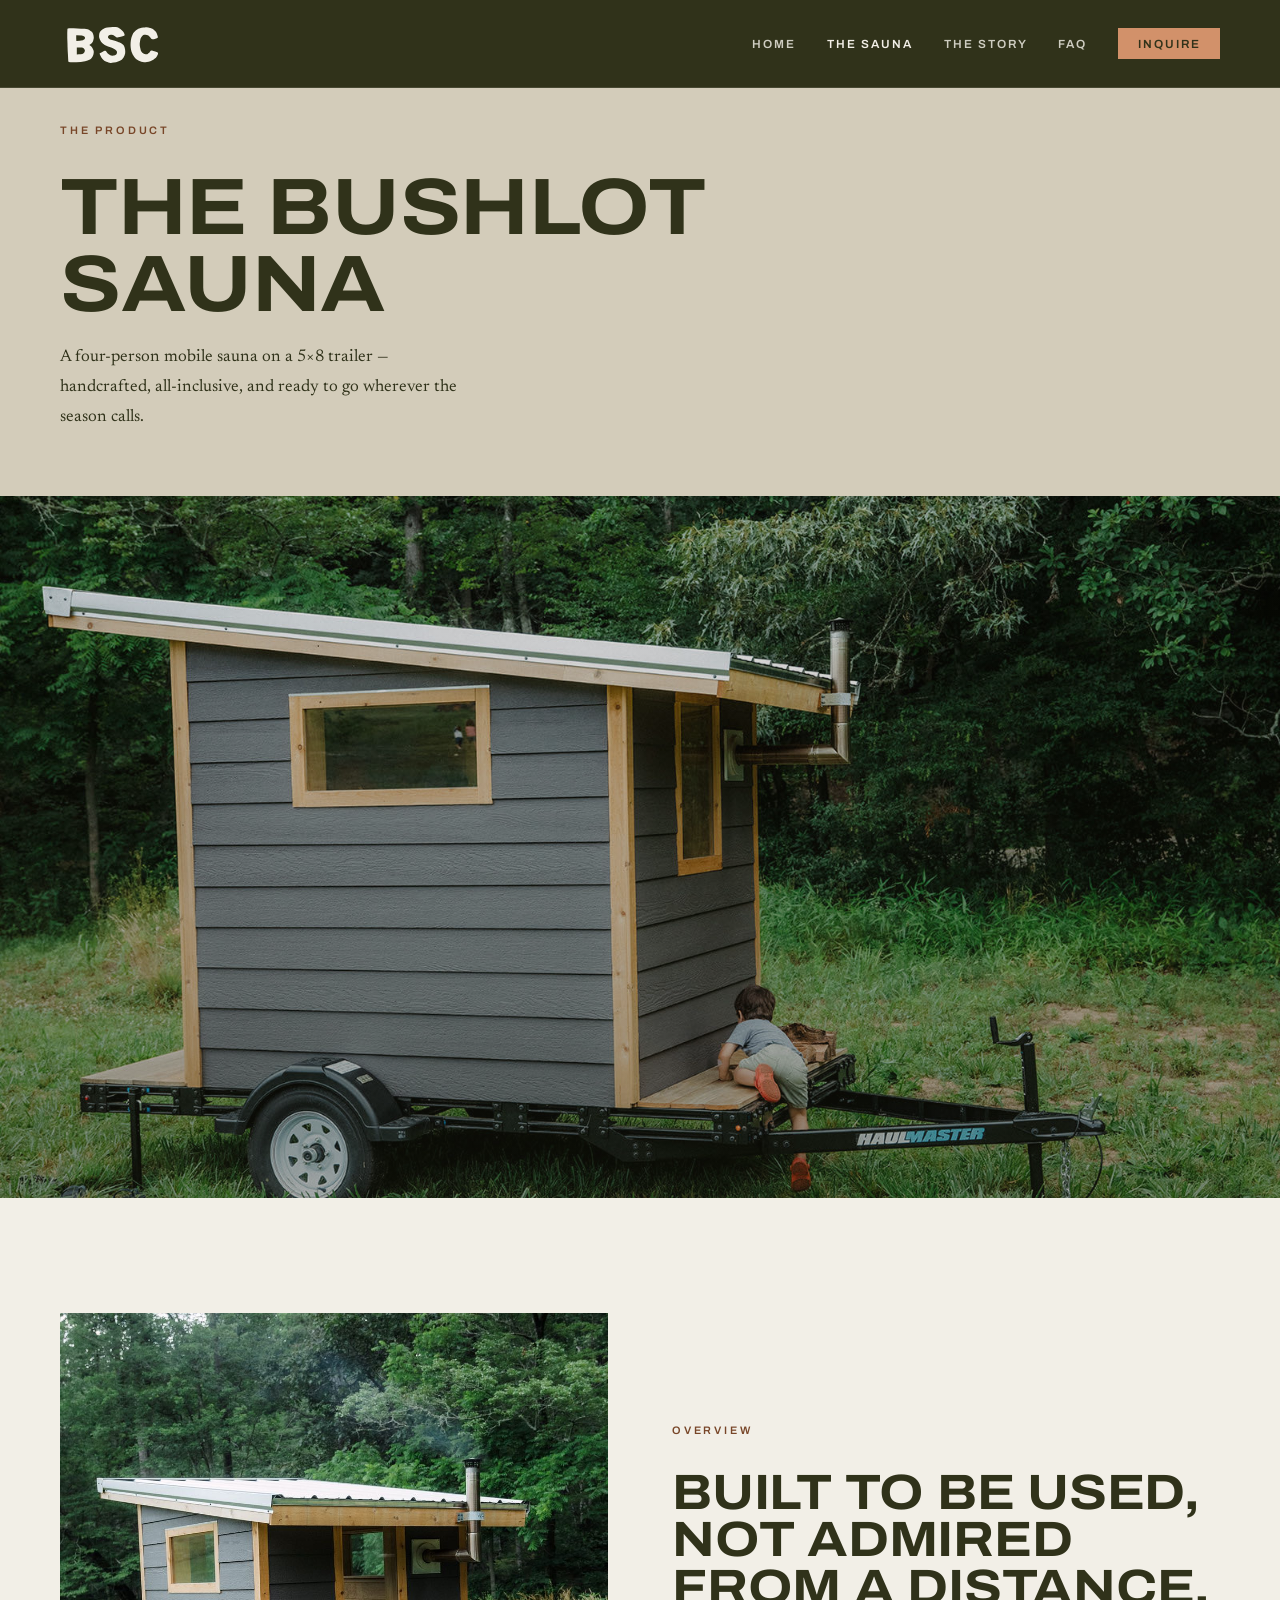
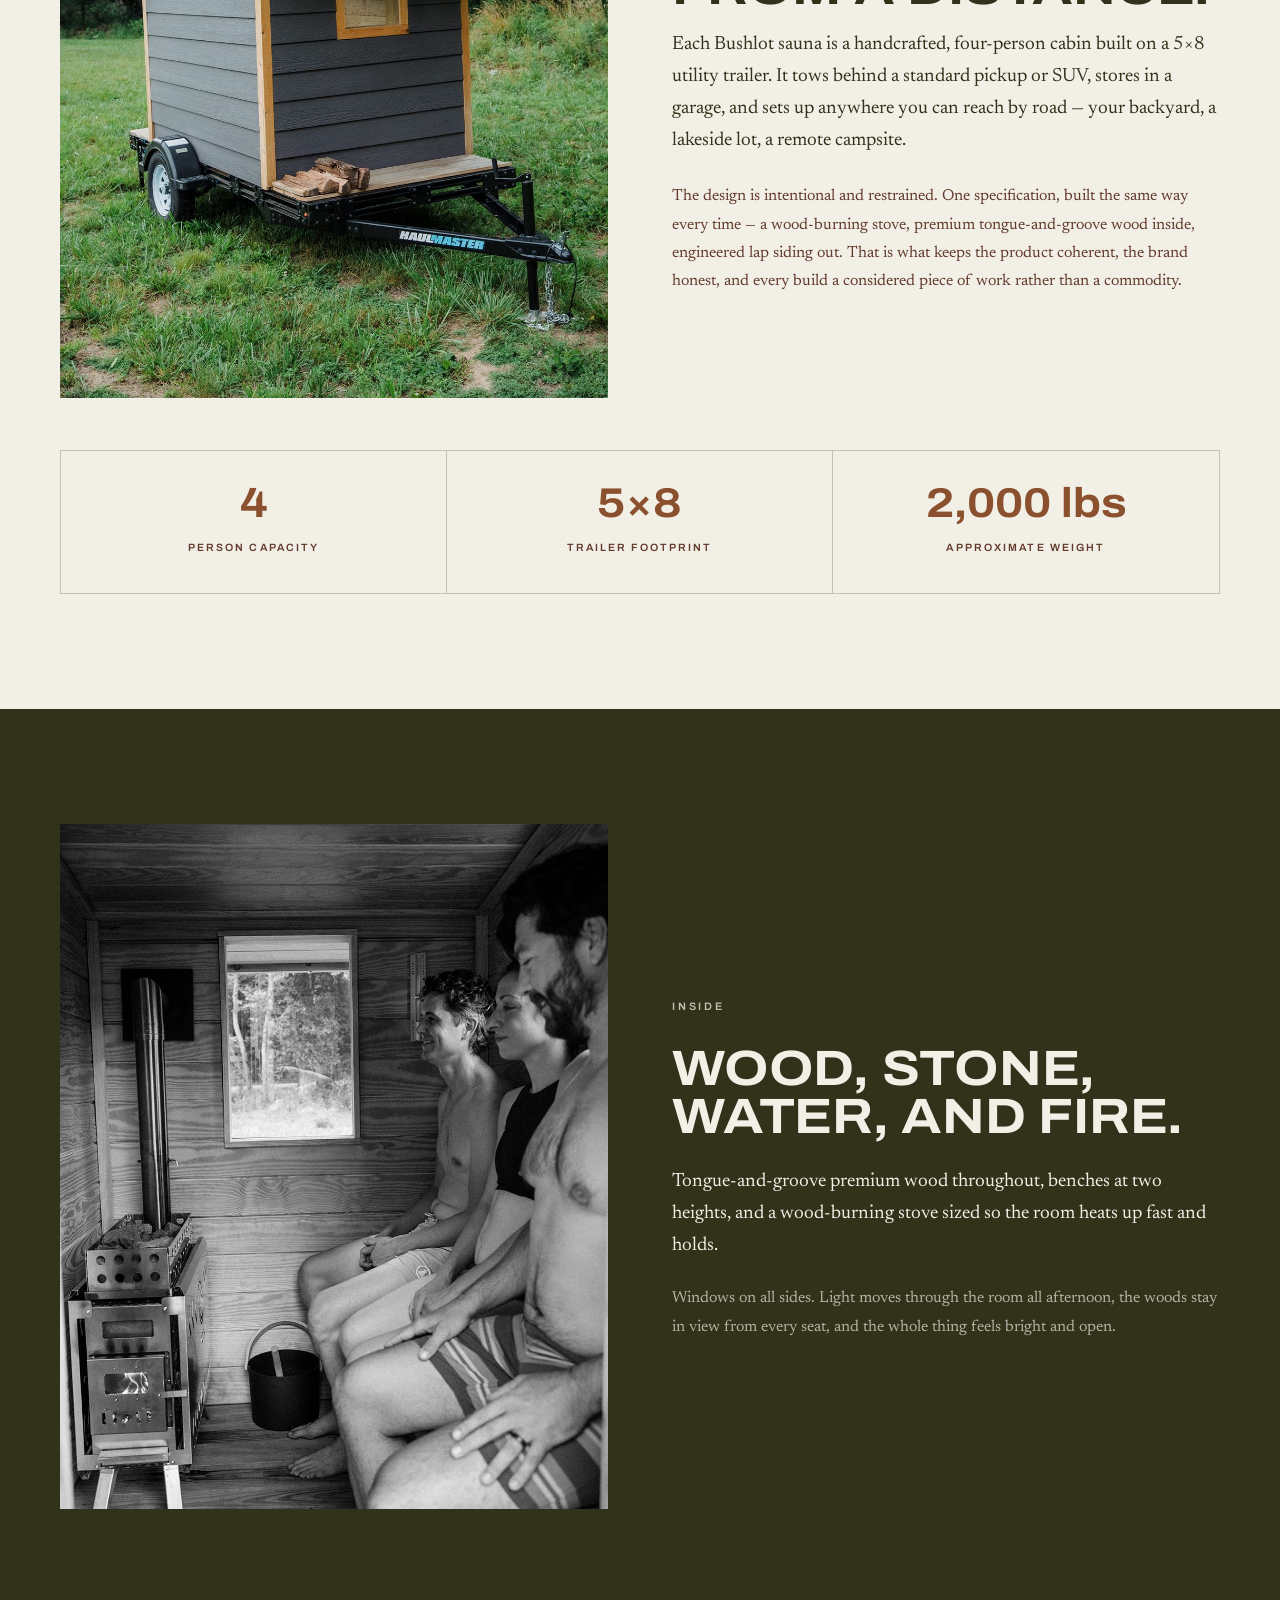
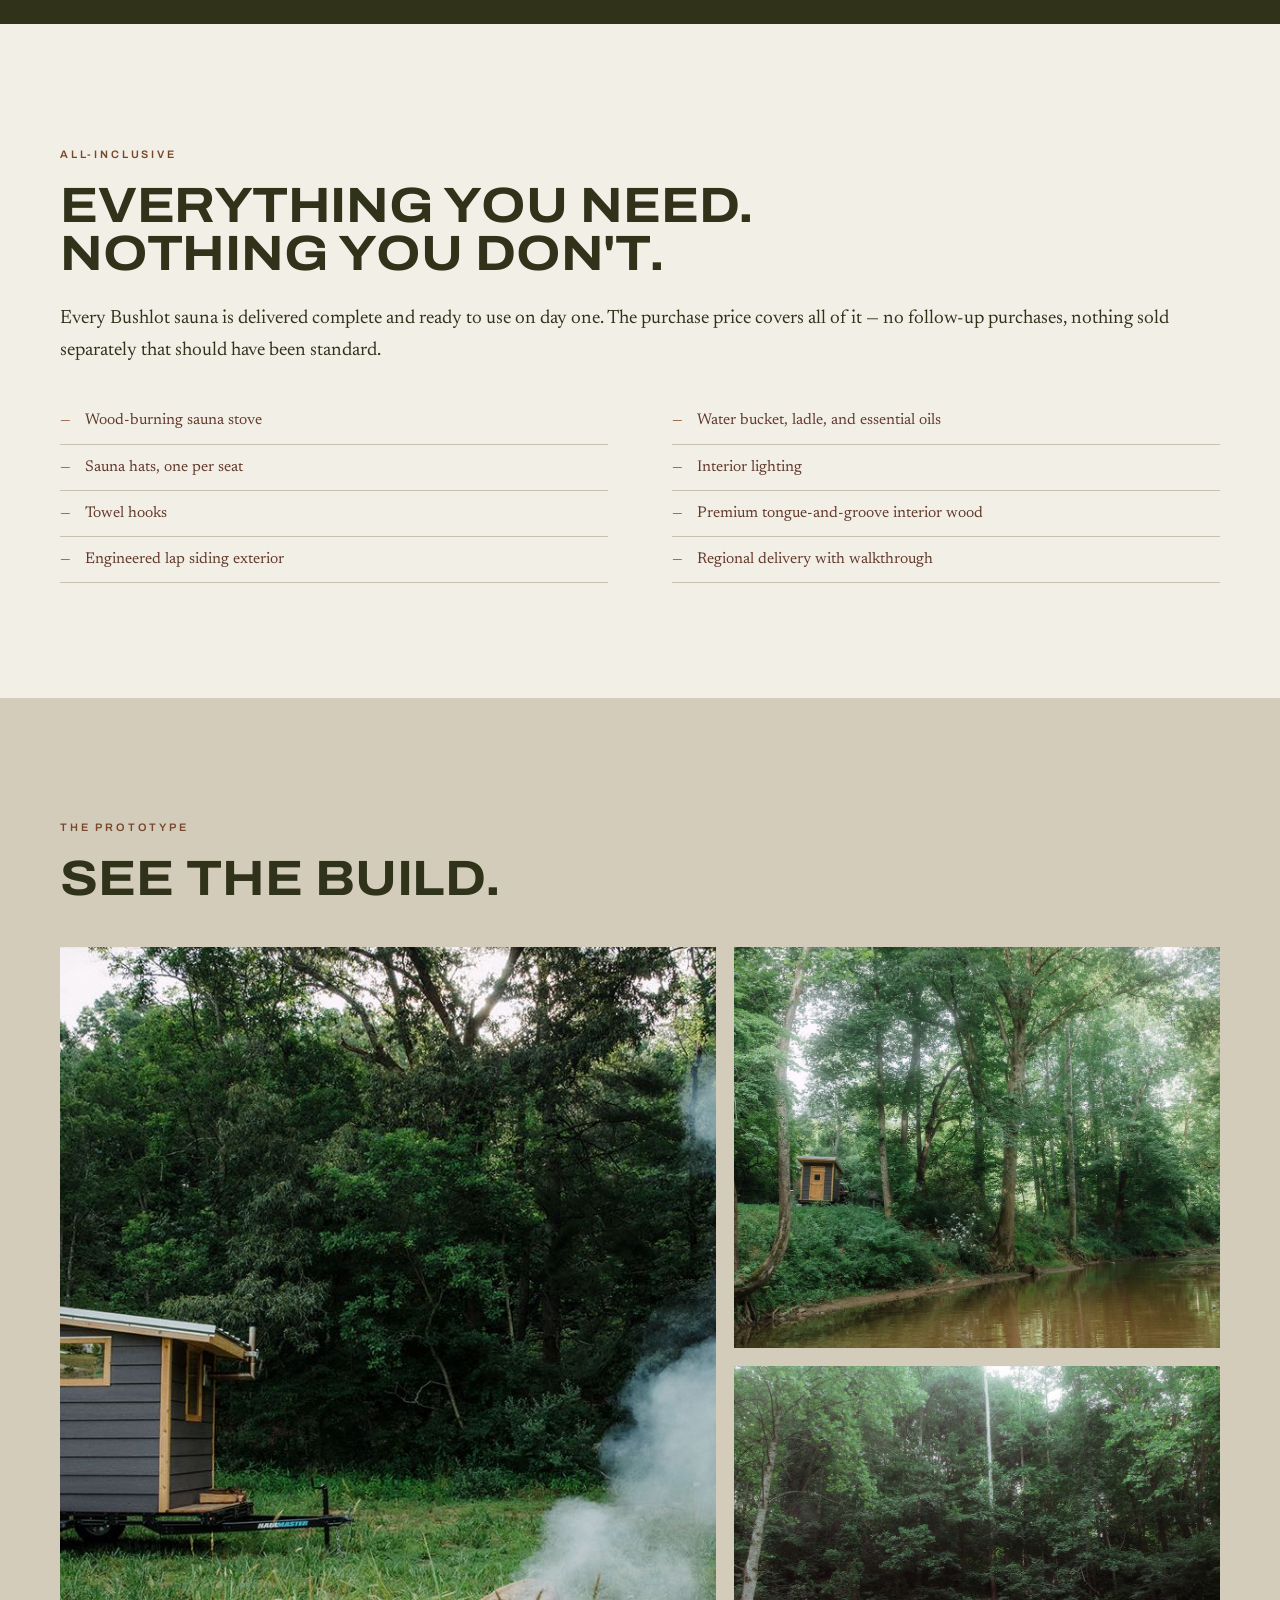
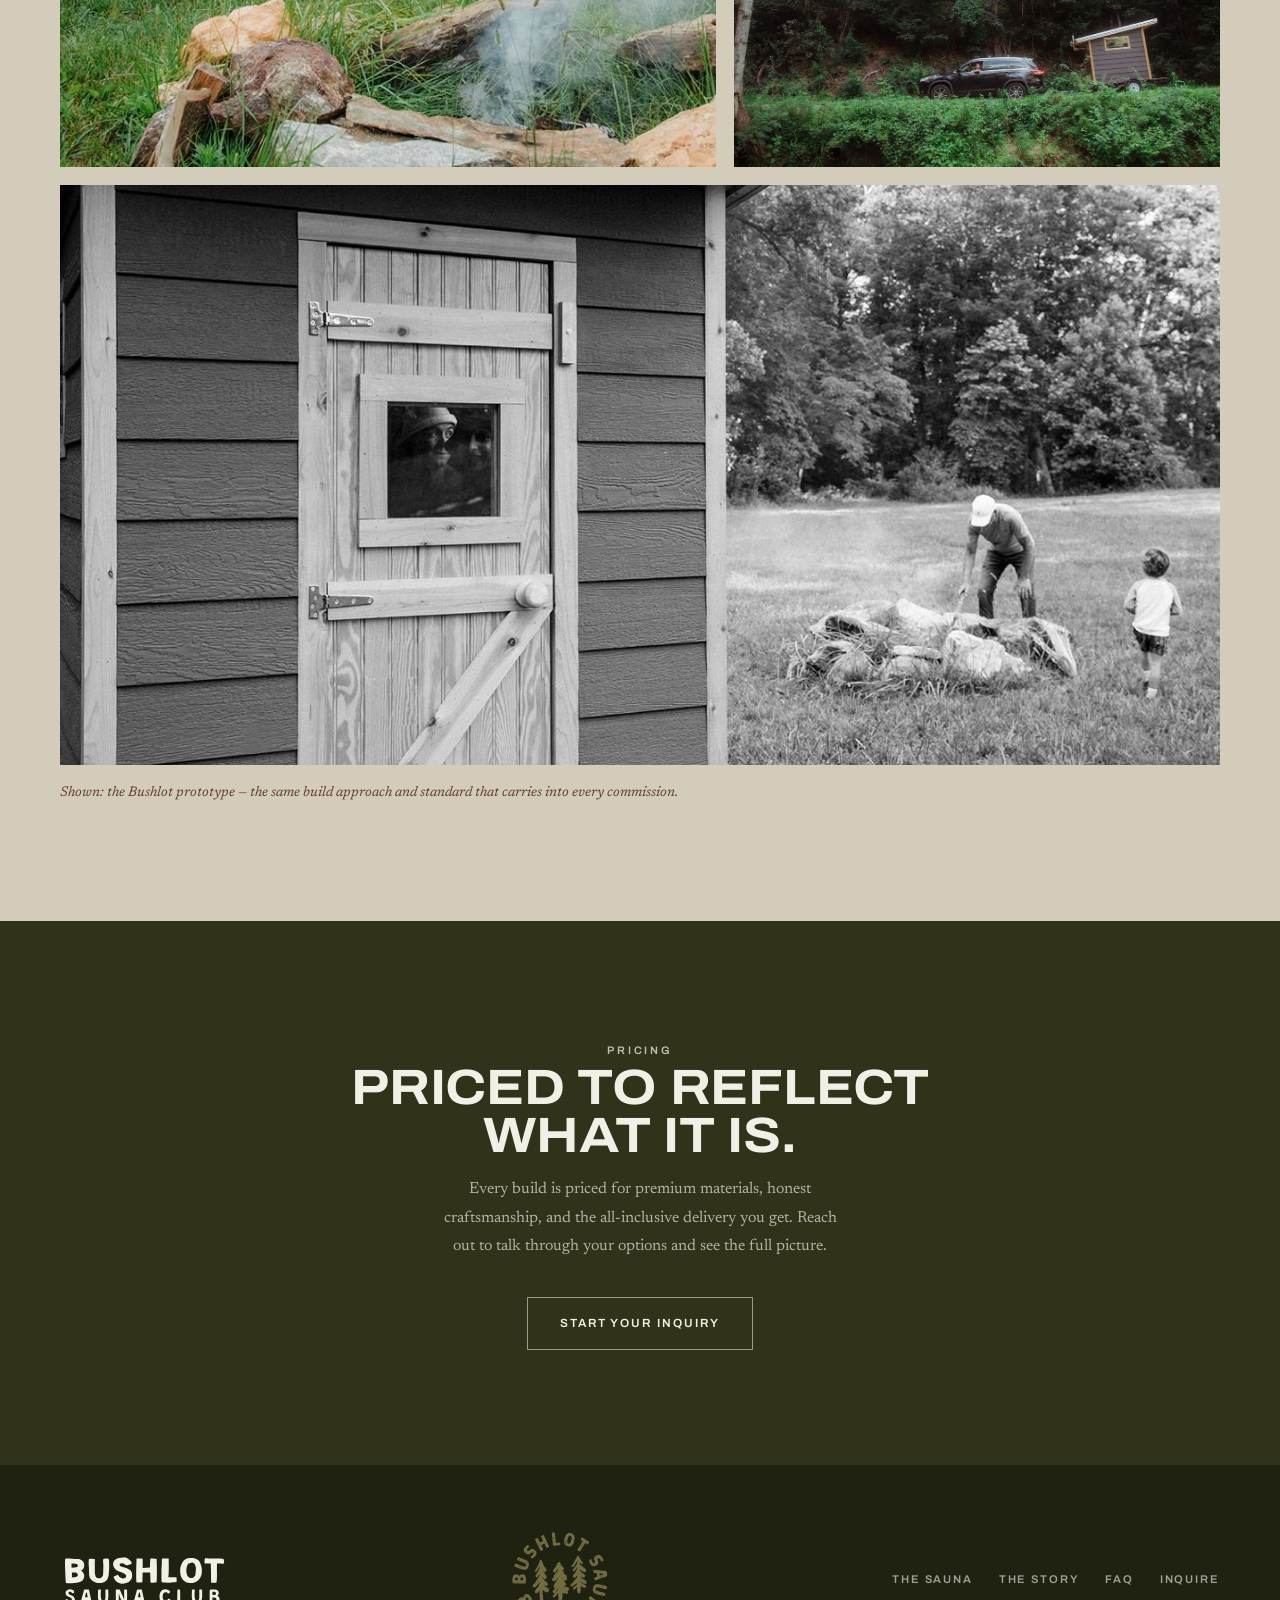
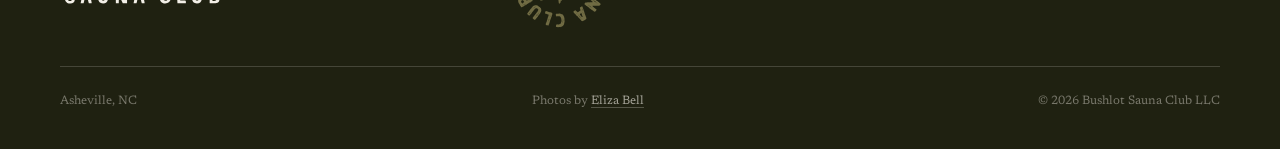
<file: sauna.html>
<!DOCTYPE html>
<html lang="en">
<head>
  <meta charset="UTF-8" />
  <meta name="viewport" content="width=device-width, initial-scale=1.0" />

  <title>The Sauna — Bushlot Sauna Club | Custom Mobile Saunas, Asheville NC</title>
  <meta name="description" content="The Bushlot mobile sauna: four-person, trailer-mounted, handcrafted in Asheville, NC. Wood-burning stove, premium tongue-and-groove interior wood, engineered lap siding. All-inclusive from day one." />
  <meta name="keywords" content="mobile sauna for sale, custom sauna Asheville, handcrafted sauna trailer, artisan sauna North Carolina" />

  <!-- Open Graph -->
  <meta property="og:type"        content="website" />
  <meta property="og:url"         content="https://www.bushlotsaunaclub.com/sauna.html" />
  <meta property="og:site_name"   content="Bushlot Sauna Club" />
  <meta property="og:title"       content="The Sauna — Bushlot Sauna Club" />
  <meta property="og:description" content="Four-person, trailer-mounted, handcrafted in Asheville, NC. All-inclusive from day one." />
  <meta property="og:image"       content="https://www.bushlotsaunaclub.com/img/BSC-48.jpg" />
  <meta name="twitter:card"       content="summary_large_image" />

  <link rel="preconnect" href="https://fonts.googleapis.com" />
  <link rel="preconnect" href="https://fonts.gstatic.com" crossorigin />
  <link href="https://fonts.googleapis.com/css2?family=Archivo:wdth,wght@100..125,400..800&family=Newsreader:ital,opsz,wght@0,6..72,300..600;1,6..72,300..500&display=swap" rel="stylesheet" />

  <link rel="icon" type="image/svg+xml" href="img/logo/favicon.svg" />
  <link rel="icon" type="image/png" sizes="32x32" href="img/logo/favicon-32.png" />
  <link rel="icon" type="image/png" sizes="16x16" href="img/logo/favicon-16.png" />
  <link rel="apple-touch-icon" href="img/logo/apple-touch-icon.png" />

  <link rel="stylesheet" href="css/styles.css" />
</head>

<body>

  <a class="skip-link" href="#main">Skip to content</a>

  <nav class="site-nav nav-solid" aria-label="Main navigation">
    <div class="nav-inner">
      <a href="index.html" class="nav-logo">
        <span class="sr-only">Bushlot Sauna Club — home</span>
        <span class="mark mark--monogram" aria-hidden="true"></span>
      </a>
      <ul class="nav-links" role="list">
        <li><a href="index.html">Home</a></li>
        <li><a href="sauna.html" aria-current="page">The Sauna</a></li>
        <li><a href="story.html">The Story</a></li>
        <li><a href="faq.html">FAQ</a></li>
        <li><a href="contact.html" class="nav-cta">Inquire</a></li>
      </ul>
      <button class="nav-hamburger" aria-label="Open menu" aria-expanded="false" aria-controls="nav-mobile">
        <span class="hamburger-line"></span>
        <span class="hamburger-line"></span>
        <span class="hamburger-line"></span>
      </button>
    </div>
    <div class="nav-mobile" id="nav-mobile">
      <ul role="list">
        <li><a href="index.html">Home</a></li>
        <li><a href="sauna.html">The Sauna</a></li>
        <li><a href="story.html">The Story</a></li>
        <li><a href="faq.html">FAQ</a></li>
        <li><a href="contact.html">Inquire &rarr;</a></li>
      </ul>
    </div>
  </nav>

  <main id="main">

    <header class="page-header section--taupe" aria-labelledby="page-title">
      <div class="container">
        <span class="label">The product</span>
        <h1 id="page-title" class="mt-sm">The Bushlot Sauna</h1>
        <p>A four-person mobile sauna on a 5&times;8 trailer &mdash; handcrafted, all-inclusive, and ready to go wherever the season calls.</p>
      </div>
    </header>

    <section class="band band--tall band--plain">
      <img class="band-img" src="img/BSC-48.jpg" alt="Full side profile of the Bushlot sauna on its utility trailer, charcoal lap siding with light wood corner trim and a single-slope roof" loading="lazy" decoding="async" style="object-position:50% 60%" />
      <div class="band-content">
        
      </div>
    </section>

    <section class="section--paper" aria-labelledby="overview-heading">
      <div class="container">
        <div class="grid-2">
          <div class="split-image-wrap">
            <img src="img/BSC-4.jpg" alt="Three-quarter view of the Bushlot sauna on its trailer, light wood corner trim and window framing visible, split firewood stacked on the deck" loading="lazy" decoding="async" />
          </div>
          <div class="split-content">
            <span class="label">Overview</span>
            <h2 id="overview-heading" class="mt-sm mb-md">Built to be used, not admired from a distance.</h2>
            <p class="lead">Each Bushlot sauna is a handcrafted, four-person cabin built on a 5&times;8 utility trailer. It tows behind a standard pickup or SUV, stores in a garage, and sets up anywhere you can reach by road &mdash; your backyard, a lakeside lot, a remote campsite.</p>
            <p class="mt-md" style="color:var(--ink-soft)">The design is intentional and restrained. One specification, built the same way every time &mdash; a wood-burning stove, premium tongue-and-groove wood inside, engineered lap siding out. That is what keeps the product coherent, the brand honest, and every build a considered piece of work rather than a commodity.</p>
          </div>
        </div>

        <div class="specs-row" role="list" aria-label="Sauna specifications">
          <div class="spec-item" role="listitem">
            <span class="spec-value">4</span>
            <span class="spec-label">Person capacity</span>
          </div>
          <div class="spec-item" role="listitem">
            <span class="spec-value">5&times;8</span>
            <span class="spec-label">Trailer footprint</span>
          </div>
          <div class="spec-item" role="listitem">
            <span class="spec-value">2,000 lbs</span>
            <span class="spec-label">Approximate weight</span>
          </div>
        </div>
      </div>
    </section>

    <section class="section--dark" aria-labelledby="inside-heading">
      <div class="container">
        <div class="grid-2">
          <div class="split-image-wrap split-image-wrap--portrait">
            <img src="img/BSC-30.jpg" alt="Inside the prototype sauna: pine tongue-and-groove walls and ceiling, the stove and its stack in the corner, a black bucket on the floor and three people along the bench" loading="lazy" decoding="async" />
          </div>
          <div class="split-content">
            <span class="label">Inside</span>
            <h2 id="inside-heading" class="mt-sm">Wood, stone, water, and fire.</h2>
            <p class="lead mt-md">Tongue-and-groove premium wood throughout, benches at two heights, and a wood-burning stove sized so the room heats up fast and holds.</p>
            <p>Windows on all sides. Light moves through the room all afternoon, the woods stay in view from every seat, and the whole thing feels bright and open.</p>
          </div>
        </div>
      </div>
    </section>

    <section class="section--paper" aria-labelledby="incl-heading">
      <div class="container">
        <span class="label">All-inclusive</span>
        <h2 id="incl-heading" class="mt-sm mb-md">Everything you need. Nothing you don't.</h2>
        <p class="lead">Every Bushlot sauna is delivered complete and ready to use on day one. The purchase price covers all of it &mdash; no follow-up purchases, nothing sold separately that should have been standard.</p>

        <div class="included-two-col" role="list" aria-label="Included items">
          <div class="included-item" role="listitem">Wood-burning sauna stove</div>
          <div class="included-item" role="listitem">Water bucket, ladle, and essential oils</div>
          <div class="included-item" role="listitem">Sauna hats, one per seat</div>
          <div class="included-item" role="listitem">Interior lighting</div>
          <div class="included-item" role="listitem">Towel hooks</div>
          <div class="included-item" role="listitem">Premium tongue-and-groove interior wood</div>
          <div class="included-item" role="listitem">Engineered lap siding exterior</div>
          <div class="included-item" role="listitem">Regional delivery with walkthrough</div>
        </div>
      </div>
    </section>

    <section class="section--taupe" aria-labelledby="gallery-heading">
      <div class="container">
        <span class="label">The prototype</span>
        <h2 id="gallery-heading" class="mt-sm mb-md">See the build.</h2>
        <div class="gallery">
          <figure class="g-tall">
            <img src="img/BSC-44.jpg" alt="The sauna in a field at dusk with a fire pit burning in the foreground and smoke drifting across the trees" loading="lazy" decoding="async" />
          </figure>
          <figure class="g-wide">
            <img src="img/BSC-95.jpg" alt="The sauna parked among tall hardwoods on the bank above a slow green creek" loading="lazy" decoding="async" />
          </figure>
          <figure class="g-wide">
            <img src="img/BSC-98.jpg" alt="The sauna towed behind an SUV on a narrow road cut into the hillside, dense green canopy closing overhead" loading="lazy" decoding="async" />
          </figure>
          <figure class="g-full">
            <img src="img/BSC-41.jpg" alt="Close view of the plank door, strap hinges and window, with two faces reflected in the glass" loading="lazy" decoding="async" />
          </figure>
        </div>
        <p class="gallery-caption">Shown: the Bushlot prototype &mdash; the same build approach and standard that carries into every commission.</p>
      </div>
    </section>

    <section class="pricing-section section--dark" aria-labelledby="pricing-heading">
      <div class="container">
        <span class="label">Pricing</span>
        <h2 id="pricing-heading" class="mt-sm">Priced to reflect what it is.</h2>
        <p class="pricing-note">Every build is priced for premium materials, honest craftsmanship, and the all-inclusive delivery you get. Reach out to talk through your options and see the full picture.</p>
        <a href="contact.html" class="btn btn-outline-light">Start your inquiry</a>
      </div>
    </section>

  </main>


  <footer class="site-footer">
    <div class="container">
      <div class="footer-top">
        <a href="index.html" class="footer-logo">
          <span class="sr-only">Bushlot Sauna Club</span>
          <span class="mark mark--wordmark" aria-hidden="true"></span>
        </a>
        <span class="mark mark--stamp footer-stamp" aria-hidden="true"></span>
        <nav class="footer-links" aria-label="Footer navigation">
          <a href="sauna.html">The Sauna</a>
          <a href="story.html">The Story</a>
          <a href="faq.html">FAQ</a>
          <a href="contact.html">Inquire</a>
        </nav>
      </div>
      <div class="footer-bottom">
        <p>Asheville, NC</p>
        <p>Photos by <a href="https://www.elizabellphotography.com/" target="_blank" rel="noopener noreferrer">Eliza Bell</a></p>
        <p>&copy; 2026 Bushlot Sauna Club LLC</p>
      </div>
    </div>
  </footer>

  <script src="js/main.js"></script>
</body>
</html>
</file>
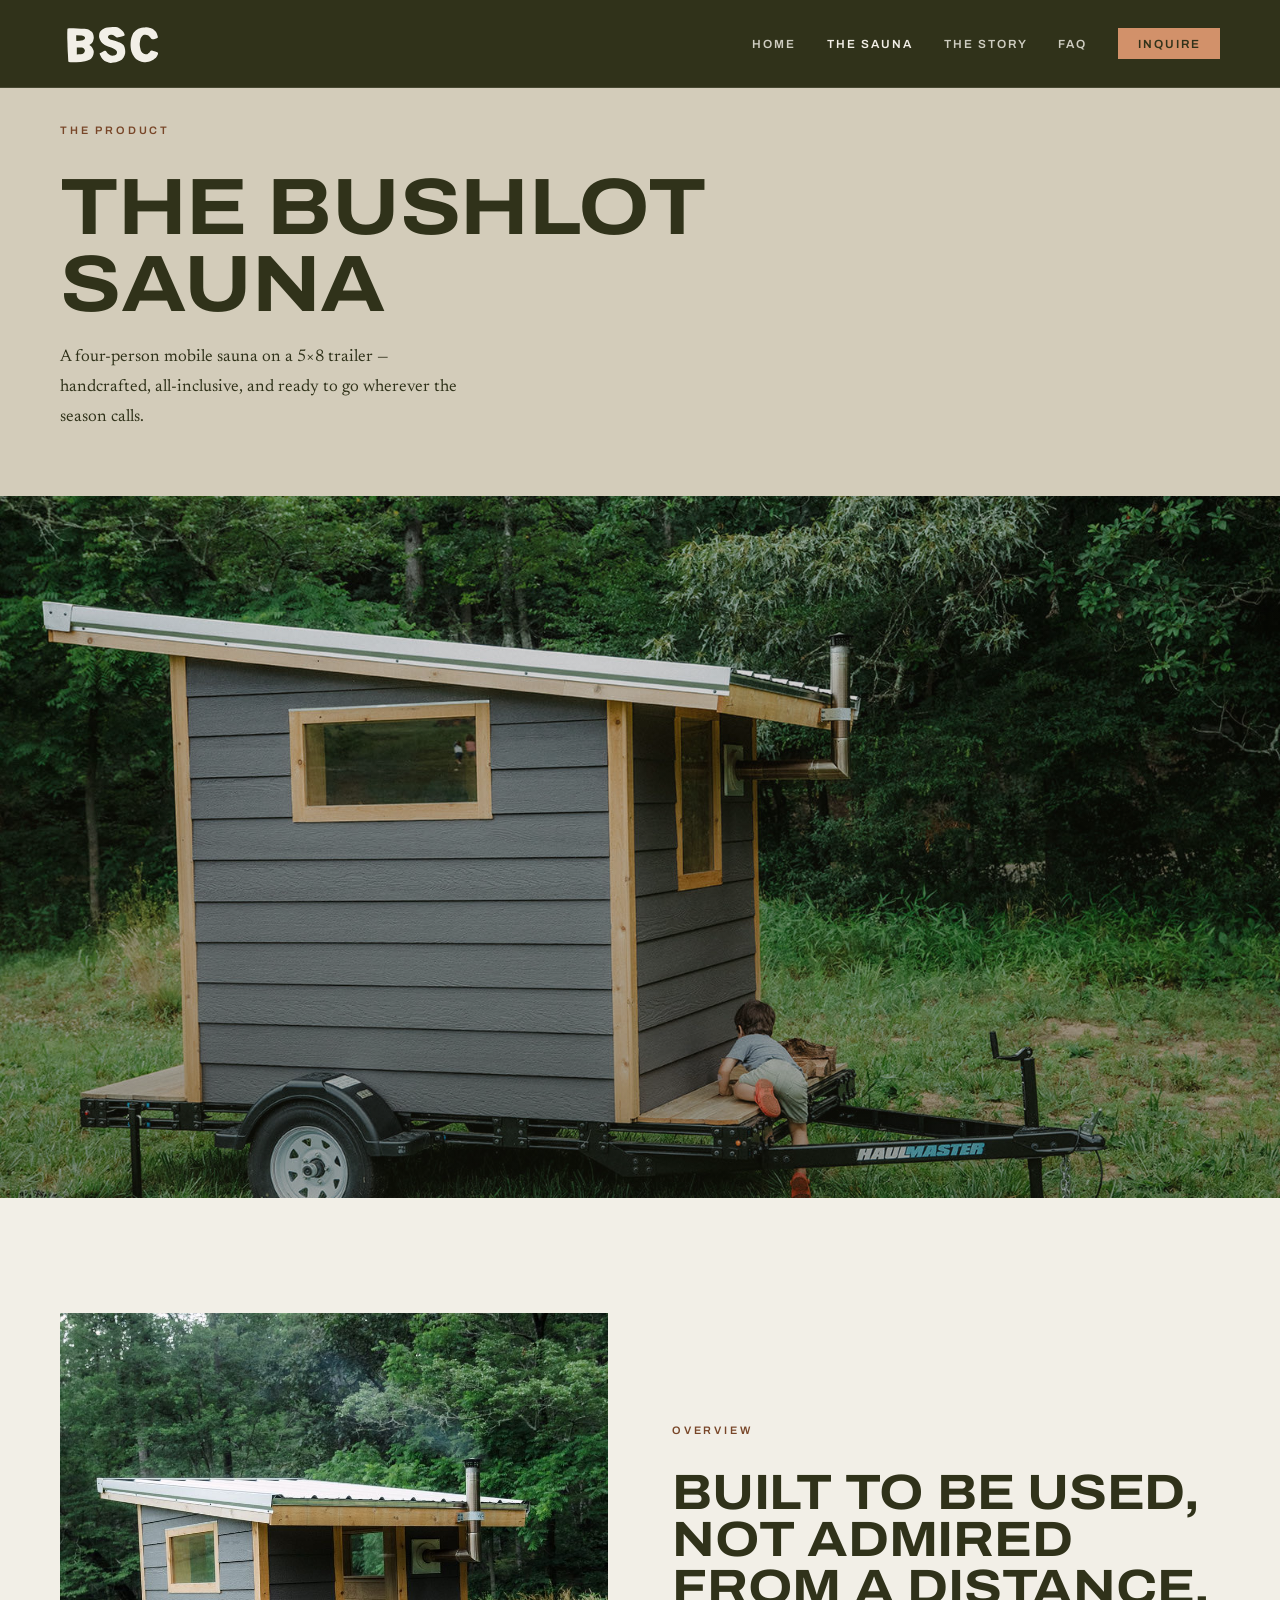
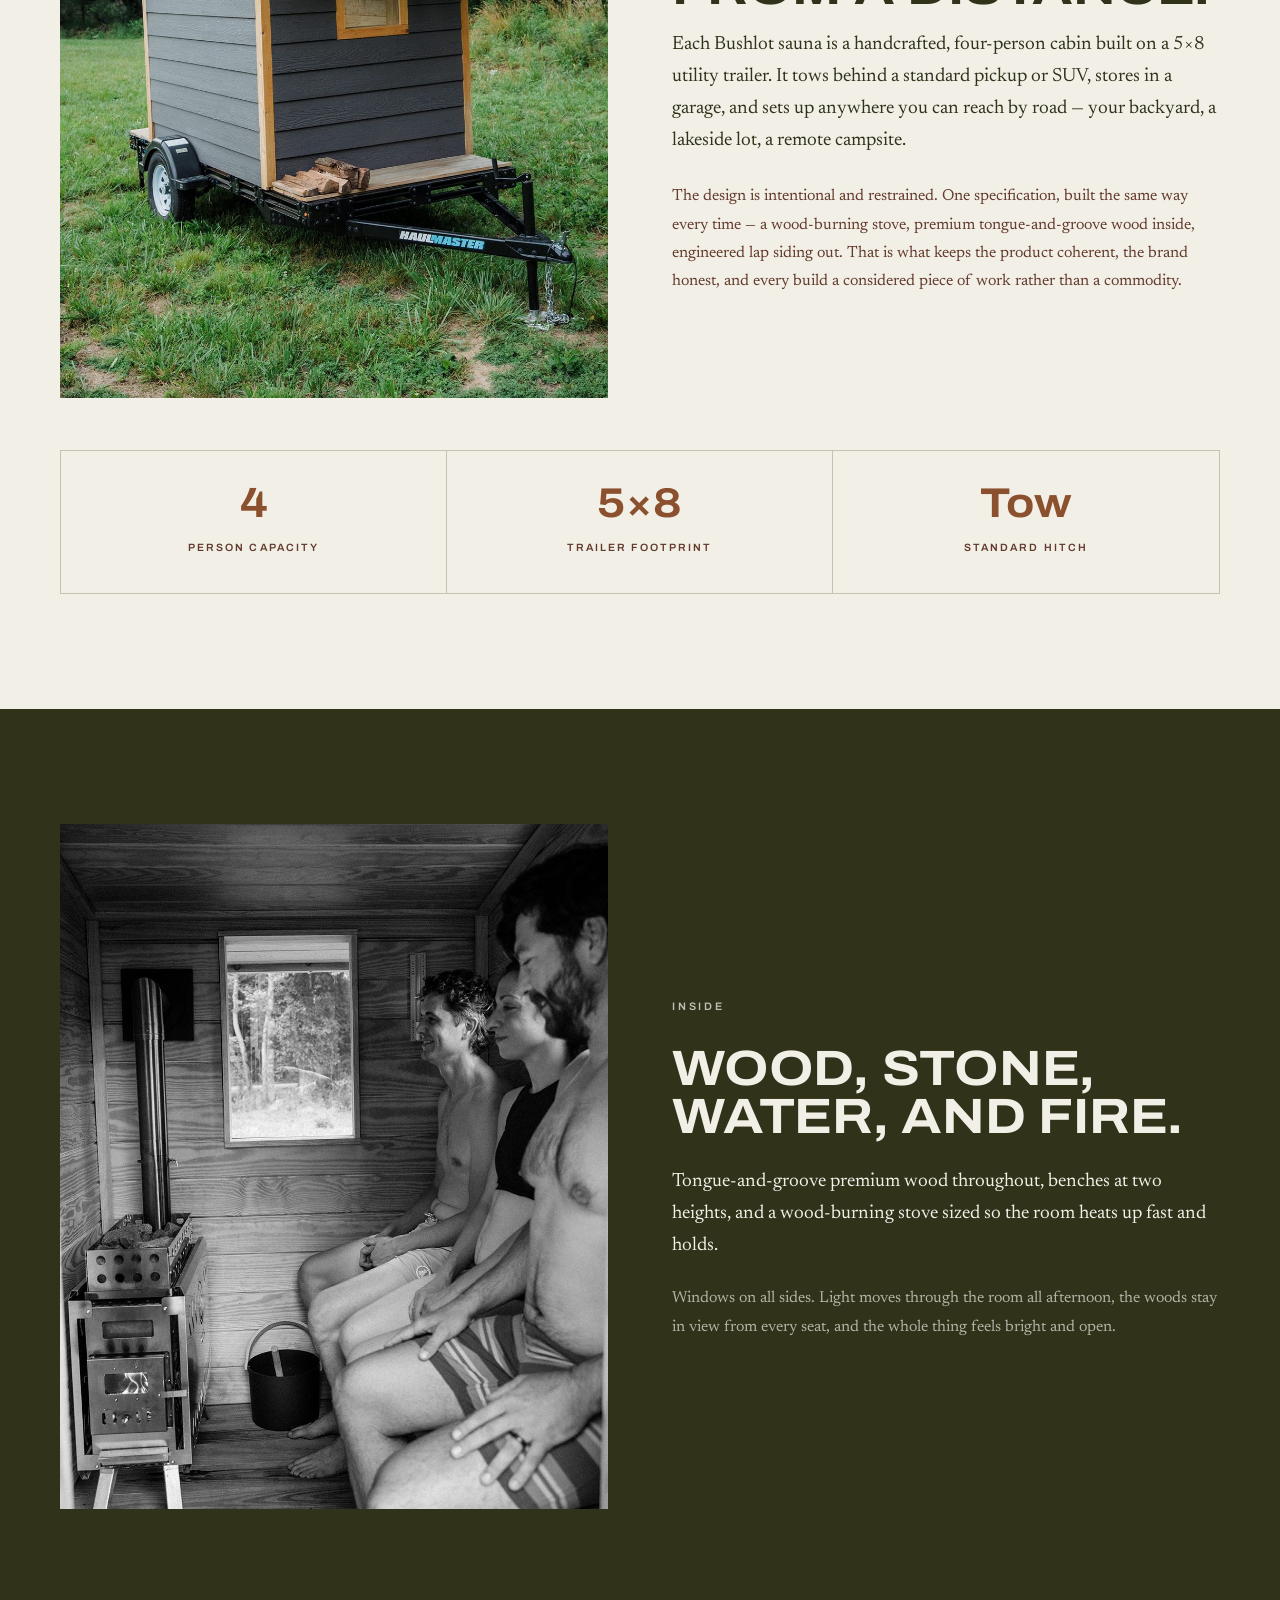
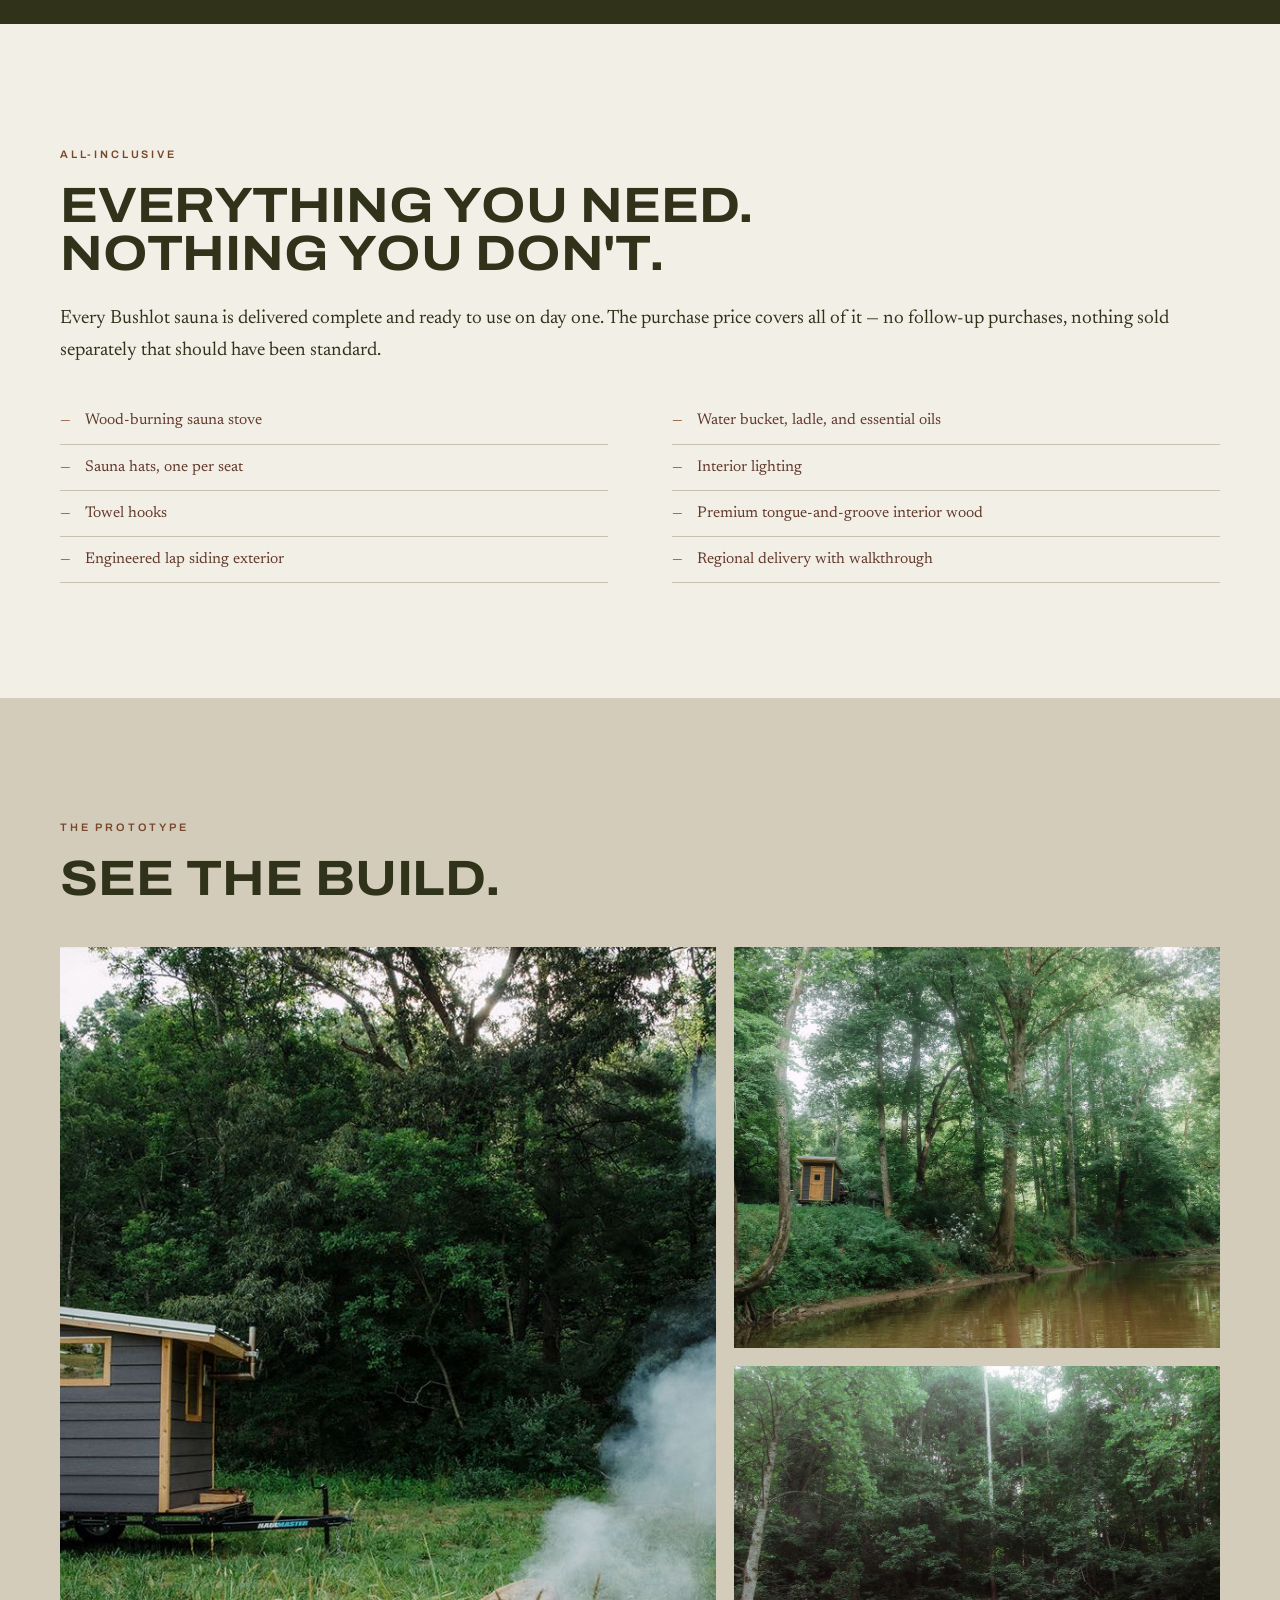
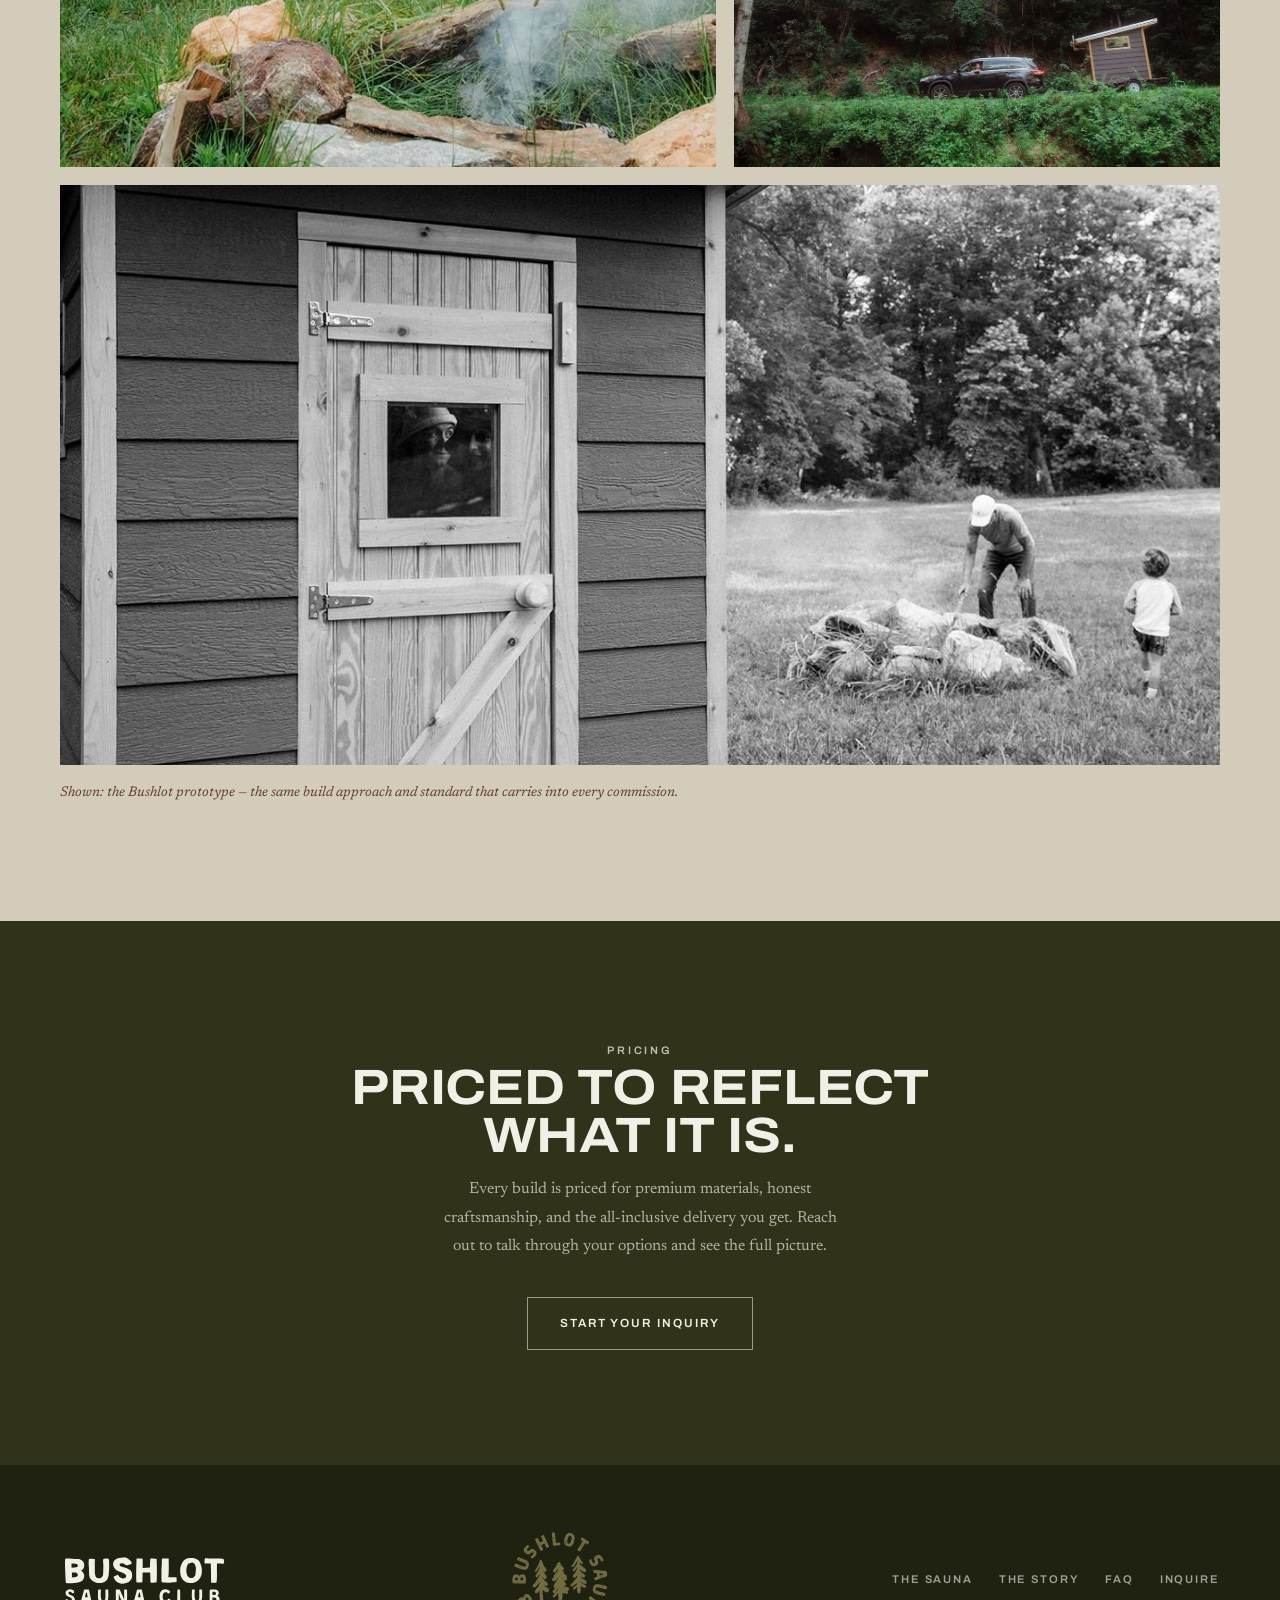
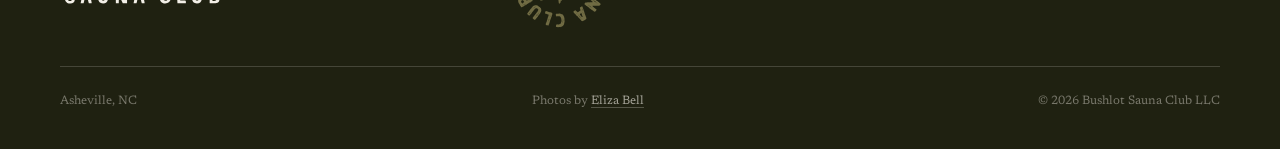
<file: saunas.html>
<!DOCTYPE html>
<html lang="en">
<head>
  <meta charset="UTF-8" />
  <meta name="viewport" content="width=device-width, initial-scale=1.0" />

  <title>The Sauna — Bushlot Sauna Club | Custom Mobile Saunas, Asheville NC</title>
  <meta name="description" content="The Bushlot mobile sauna: four-person, trailer-mounted, handcrafted in Asheville, NC. Wood-burning stove, premium tongue-and-groove interior wood, engineered lap siding. All-inclusive from day one." />
  <meta name="keywords" content="mobile sauna for sale, custom sauna Asheville, handcrafted sauna trailer, artisan sauna North Carolina" />

  <!-- Open Graph -->
  <meta property="og:type"        content="website" />
  <meta property="og:url"         content="https://www.bushlotsaunaclub.com/saunas.html" />
  <meta property="og:site_name"   content="Bushlot Sauna Club" />
  <meta property="og:title"       content="The Sauna — Bushlot Sauna Club" />
  <meta property="og:description" content="Four-person, trailer-mounted, handcrafted in Asheville, NC. All-inclusive from day one." />
  <meta property="og:image"       content="https://www.bushlotsaunaclub.com/img/BSC-48.jpg" />
  <meta name="twitter:card"       content="summary_large_image" />

  <link rel="preconnect" href="https://fonts.googleapis.com" />
  <link rel="preconnect" href="https://fonts.gstatic.com" crossorigin />
  <link href="https://fonts.googleapis.com/css2?family=Archivo:wdth,wght@100..125,400..800&family=Newsreader:ital,opsz,wght@0,6..72,300..600;1,6..72,300..500&display=swap" rel="stylesheet" />

  <link rel="icon" type="image/svg+xml" href="img/logo/favicon.svg" />
  <link rel="icon" type="image/png" sizes="32x32" href="img/logo/favicon-32.png" />
  <link rel="icon" type="image/png" sizes="16x16" href="img/logo/favicon-16.png" />
  <link rel="apple-touch-icon" href="img/logo/apple-touch-icon.png" />

  <link rel="stylesheet" href="css/styles.css" />
</head>

<body>

  <a class="skip-link" href="#main">Skip to content</a>

  <nav class="site-nav nav-solid" aria-label="Main navigation">
    <div class="nav-inner">
      <a href="index.html" class="nav-logo">
        <span class="sr-only">Bushlot Sauna Club — home</span>
        <span class="mark mark--monogram" aria-hidden="true"></span>
      </a>
      <ul class="nav-links" role="list">
        <li><a href="index.html">Home</a></li>
        <li><a href="saunas.html" aria-current="page">The Sauna</a></li>
        <li><a href="story.html">The Story</a></li>
        <li><a href="faq.html">FAQ</a></li>
        <li><a href="contact.html" class="nav-cta">Inquire</a></li>
      </ul>
      <button class="nav-hamburger" aria-label="Open menu" aria-expanded="false" aria-controls="nav-mobile">
        <span class="hamburger-line"></span>
        <span class="hamburger-line"></span>
        <span class="hamburger-line"></span>
      </button>
    </div>
    <div class="nav-mobile" id="nav-mobile">
      <ul role="list">
        <li><a href="index.html">Home</a></li>
        <li><a href="saunas.html">The Sauna</a></li>
        <li><a href="story.html">The Story</a></li>
        <li><a href="faq.html">FAQ</a></li>
        <li><a href="contact.html">Inquire &rarr;</a></li>
      </ul>
    </div>
  </nav>

  <main id="main">

    <header class="page-header section--taupe" aria-labelledby="page-title">
      <div class="container">
        <span class="label">The product</span>
        <h1 id="page-title" class="mt-sm">The Bushlot Sauna</h1>
        <p>A four-person mobile sauna on a 5&times;8 trailer &mdash; handcrafted, all-inclusive, and ready to go wherever the season calls.</p>
      </div>
    </header>

    <section class="band band--tall band--plain">
      <img class="band-img" src="img/BSC-48.jpg" alt="Full side profile of the Bushlot sauna on its utility trailer, charcoal lap siding with light wood corner trim and a single-slope roof" loading="lazy" decoding="async" />
      <div class="band-content">
        
      </div>
    </section>

    <section class="section--paper" aria-labelledby="overview-heading">
      <div class="container">
        <div class="grid-2">
          <div class="split-image-wrap">
            <img src="img/BSC-4.jpg" alt="Three-quarter view of the Bushlot sauna on its trailer, light wood corner trim and window framing visible, split firewood stacked on the deck" loading="lazy" decoding="async" />
          </div>
          <div class="split-content">
            <span class="label">Overview</span>
            <h2 id="overview-heading" class="mt-sm mb-md">Built to be used, not admired from a distance.</h2>
            <p class="lead">Each Bushlot sauna is a handcrafted, four-person cabin built on a 5&times;8 utility trailer. It tows behind a standard pickup or SUV, stores in a garage, and sets up anywhere you can reach by road &mdash; your backyard, a lakeside lot, a remote campsite.</p>
            <p class="mt-md" style="color:var(--ink-soft)">The design is intentional and restrained. One specification, built the same way every time &mdash; a wood-burning stove, premium tongue-and-groove wood inside, engineered lap siding out. That is what keeps the product coherent, the brand honest, and every build a considered piece of work rather than a commodity.</p>
          </div>
        </div>

        <div class="specs-row" role="list" aria-label="Sauna specifications">
          <div class="spec-item" role="listitem">
            <span class="spec-value">4</span>
            <span class="spec-label">Person capacity</span>
          </div>
          <div class="spec-item" role="listitem">
            <span class="spec-value">5&times;8</span>
            <span class="spec-label">Trailer footprint</span>
          </div>
          <div class="spec-item" role="listitem">
            <span class="spec-value">Tow</span>
            <span class="spec-label">Standard hitch</span>
          </div>
        </div>
      </div>
    </section>

    <section class="section--dark" aria-labelledby="inside-heading">
      <div class="container">
        <div class="grid-2">
          <div class="split-image-wrap split-image-wrap--portrait">
            <img src="img/BSC-30.jpg" alt="Inside the prototype sauna: pine tongue-and-groove walls and ceiling, the stove and its stack in the corner, a black bucket on the floor and three people along the bench" loading="lazy" decoding="async" />
          </div>
          <div class="split-content">
            <span class="label">Inside</span>
            <h2 id="inside-heading" class="mt-sm">Wood, stone, water, and fire.</h2>
            <p class="lead mt-md">Tongue-and-groove premium wood throughout, benches at two heights, and a wood-burning stove sized so the room heats up fast and holds.</p>
            <p>Windows on all sides. Light moves through the room all afternoon, the woods stay in view from every seat, and the whole thing feels bright and open.</p>
          </div>
        </div>
      </div>
    </section>

    <section class="section--paper" aria-labelledby="incl-heading">
      <div class="container">
        <span class="label">All-inclusive</span>
        <h2 id="incl-heading" class="mt-sm mb-md">Everything you need. Nothing you don't.</h2>
        <p class="lead">Every Bushlot sauna is delivered complete and ready to use on day one. The purchase price covers all of it &mdash; no follow-up purchases, nothing sold separately that should have been standard.</p>

        <div class="included-two-col" role="list" aria-label="Included items">
          <div class="included-item" role="listitem">Wood-burning sauna stove</div>
          <div class="included-item" role="listitem">Water bucket, ladle, and essential oils</div>
          <div class="included-item" role="listitem">Sauna hats, one per seat</div>
          <div class="included-item" role="listitem">Interior lighting</div>
          <div class="included-item" role="listitem">Towel hooks</div>
          <div class="included-item" role="listitem">Premium tongue-and-groove interior wood</div>
          <div class="included-item" role="listitem">Engineered lap siding exterior</div>
          <div class="included-item" role="listitem">Regional delivery with walkthrough</div>
        </div>
      </div>
    </section>

    <section class="section--taupe" aria-labelledby="gallery-heading">
      <div class="container">
        <span class="label">The prototype</span>
        <h2 id="gallery-heading" class="mt-sm mb-md">See the build.</h2>
        <div class="gallery">
          <figure class="g-tall">
            <img src="img/BSC-44.jpg" alt="The sauna in a field at dusk with a fire pit burning in the foreground and smoke drifting across the trees" loading="lazy" decoding="async" />
          </figure>
          <figure class="g-wide">
            <img src="img/BSC-95.jpg" alt="The sauna parked among tall hardwoods on the bank above a slow green creek" loading="lazy" decoding="async" />
          </figure>
          <figure class="g-wide">
            <img src="img/BSC-98.jpg" alt="The sauna towed behind an SUV on a narrow road cut into the hillside, dense green canopy closing overhead" loading="lazy" decoding="async" />
          </figure>
          <figure class="g-full">
            <img src="img/BSC-41.jpg" alt="Close view of the plank door, strap hinges and window, with two faces reflected in the glass" loading="lazy" decoding="async" />
          </figure>
        </div>
        <p class="gallery-caption">Shown: the Bushlot prototype &mdash; the same build approach and standard that carries into every commission.</p>
      </div>
    </section>

    <section class="pricing-section section--dark" aria-labelledby="pricing-heading">
      <div class="container">
        <span class="label">Pricing</span>
        <h2 id="pricing-heading" class="mt-sm">Priced to reflect what it is.</h2>
        <p class="pricing-note">Every build is priced for premium materials, honest craftsmanship, and the all-inclusive delivery you get. Reach out to talk through your options and see the full picture.</p>
        <a href="contact.html" class="btn btn-outline-light">Start your inquiry</a>
      </div>
    </section>

  </main>


  <footer class="site-footer">
    <div class="container">
      <div class="footer-top">
        <a href="index.html" class="footer-logo">
          <span class="sr-only">Bushlot Sauna Club</span>
          <span class="mark mark--wordmark" aria-hidden="true"></span>
        </a>
        <span class="mark mark--stamp footer-stamp" aria-hidden="true"></span>
        <nav class="footer-links" aria-label="Footer navigation">
          <a href="saunas.html">The Sauna</a>
          <a href="story.html">The Story</a>
          <a href="faq.html">FAQ</a>
          <a href="contact.html">Inquire</a>
        </nav>
      </div>
      <div class="footer-bottom">
        <p>Asheville, NC</p>
        <p>Photos by <a href="https://www.elizabellphotography.com/" target="_blank" rel="noopener noreferrer">Eliza Bell</a></p>
        <p>&copy; 2026 Bushlot Sauna Club LLC</p>
      </div>
    </div>
  </footer>

  <script src="js/main.js"></script>
</body>
</html>
</file>
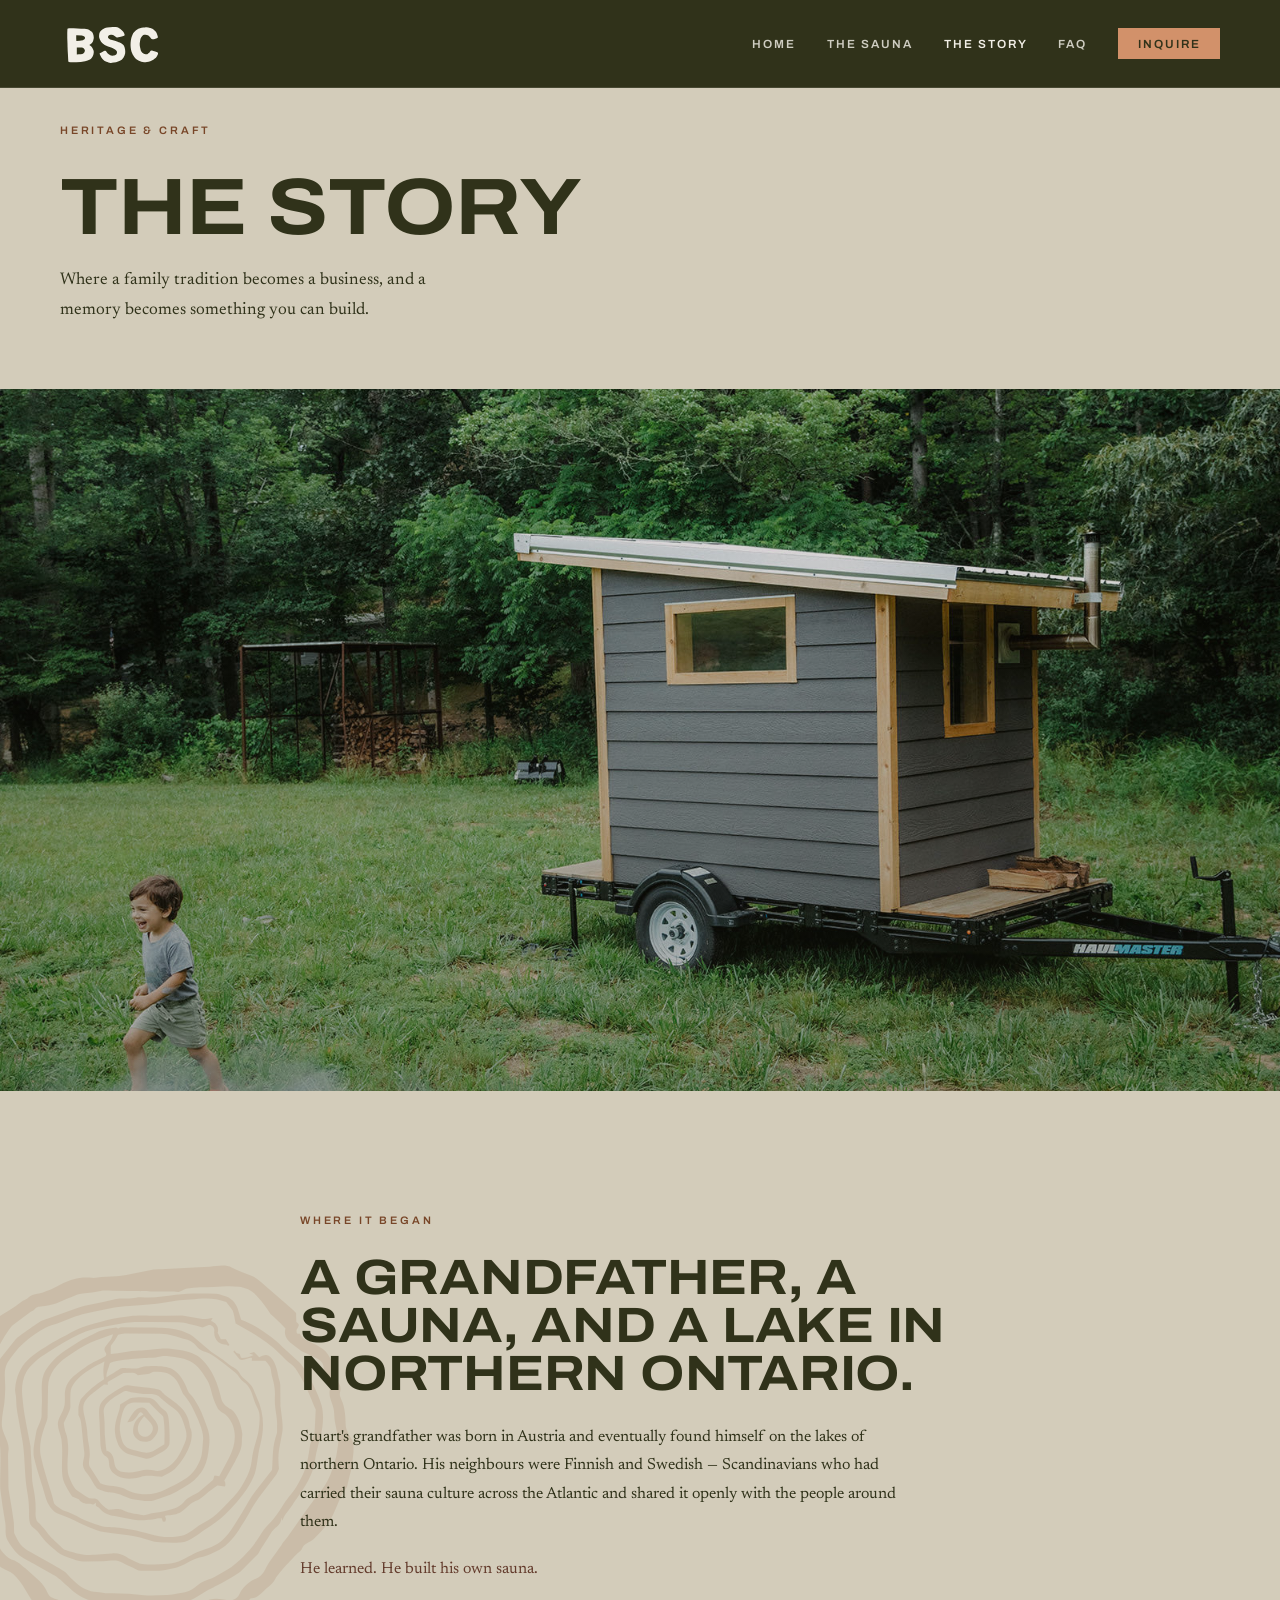
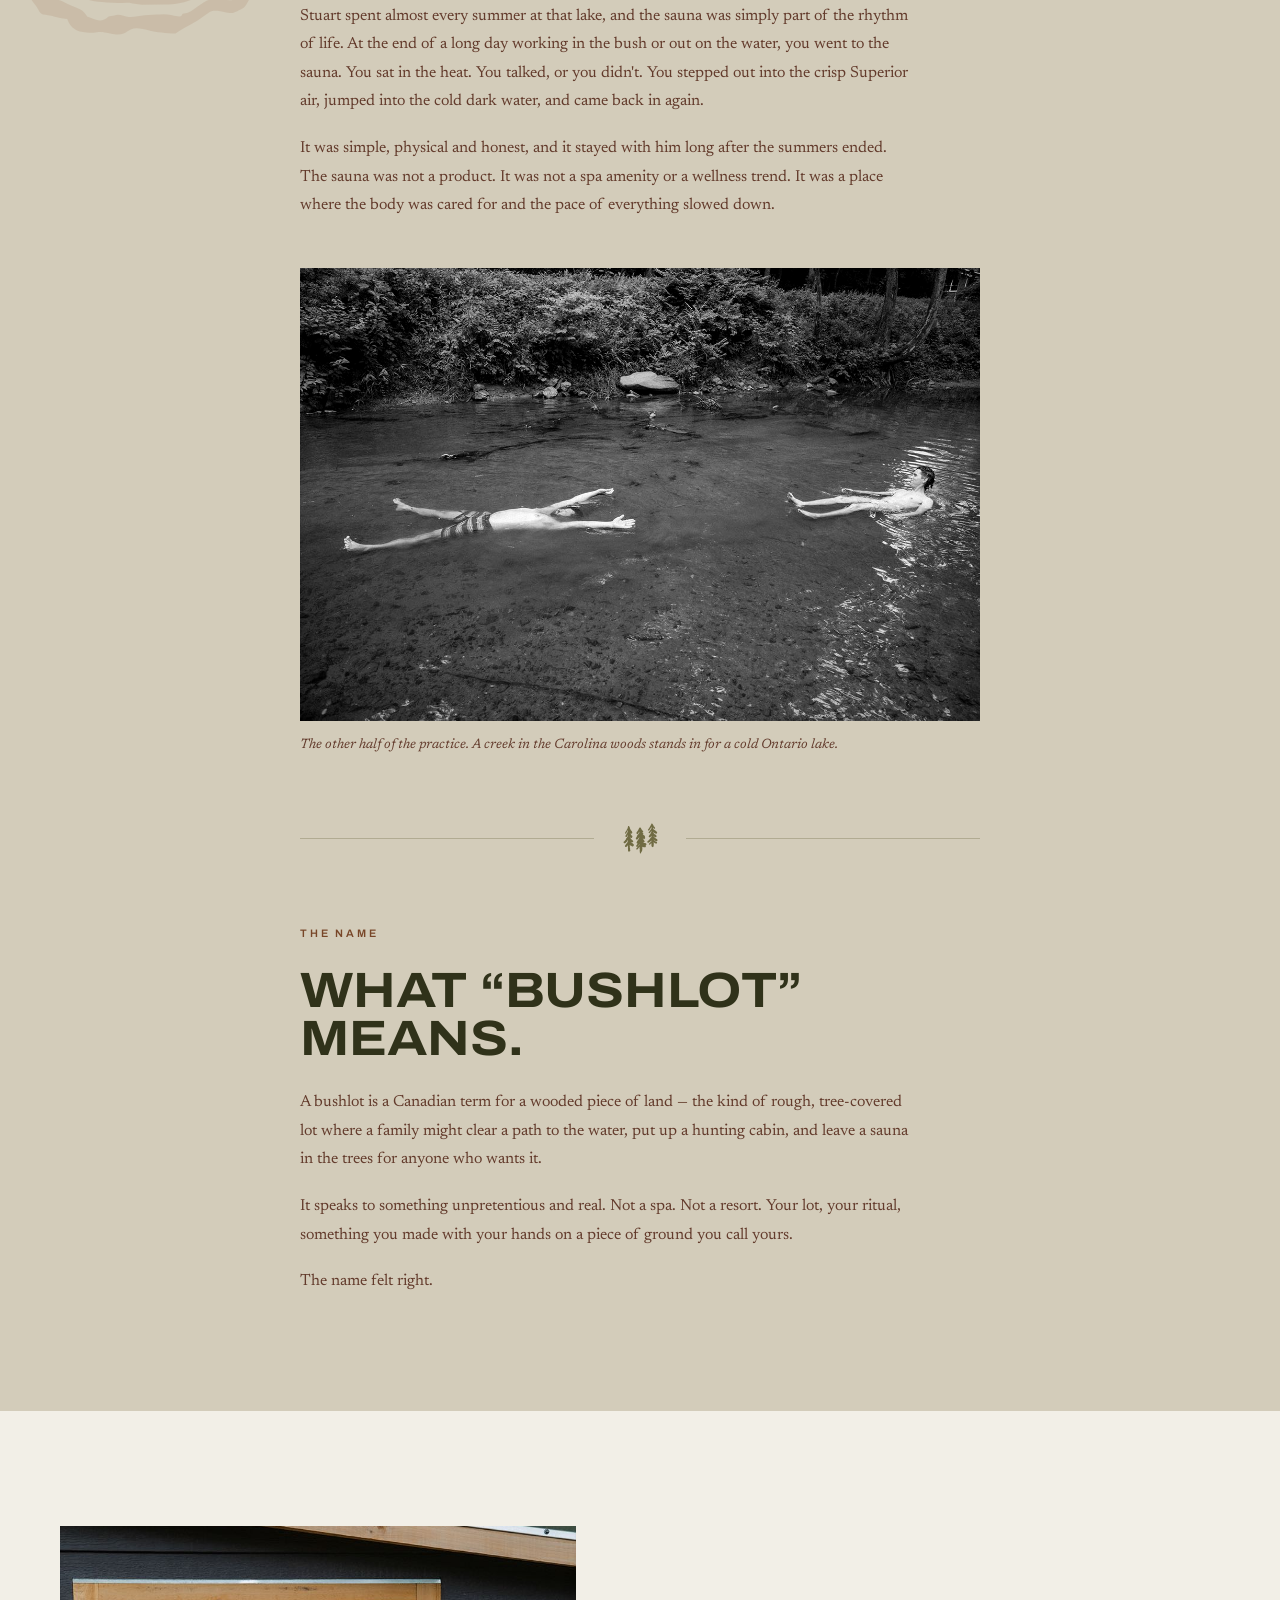
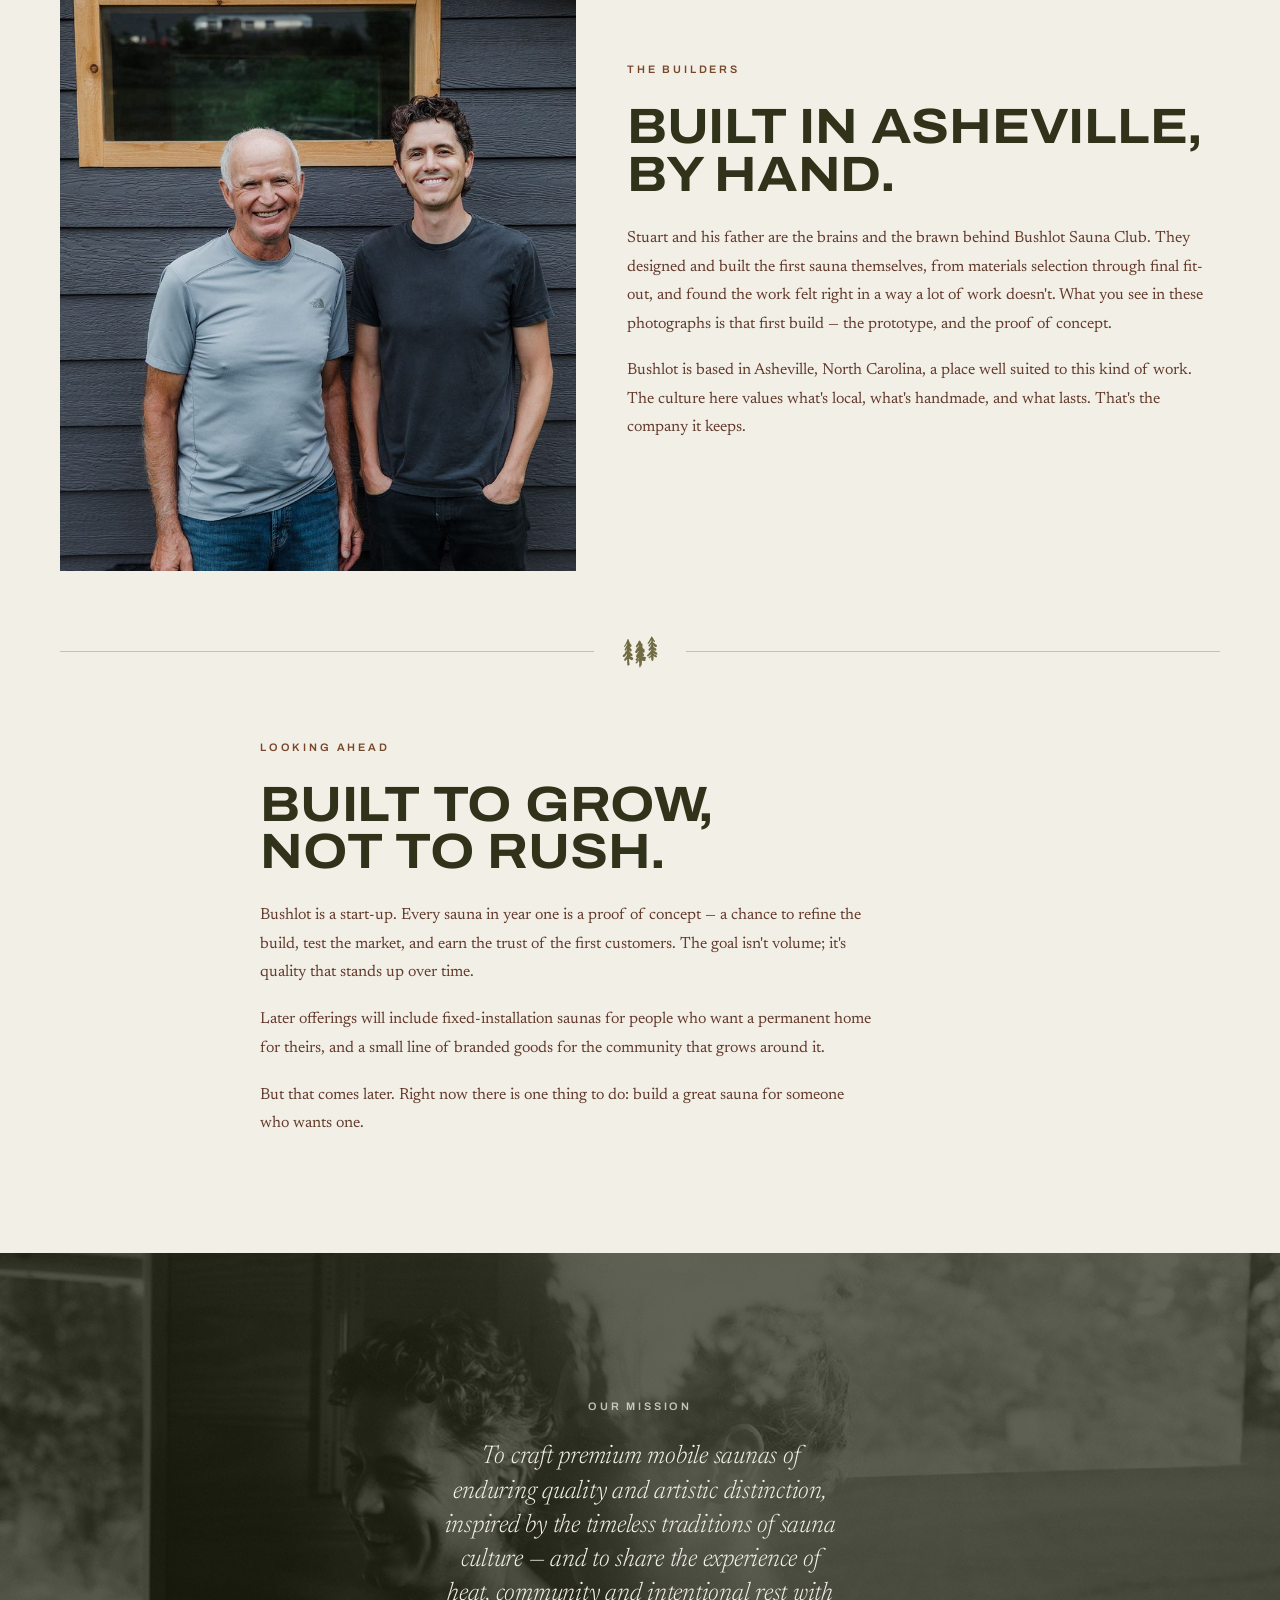
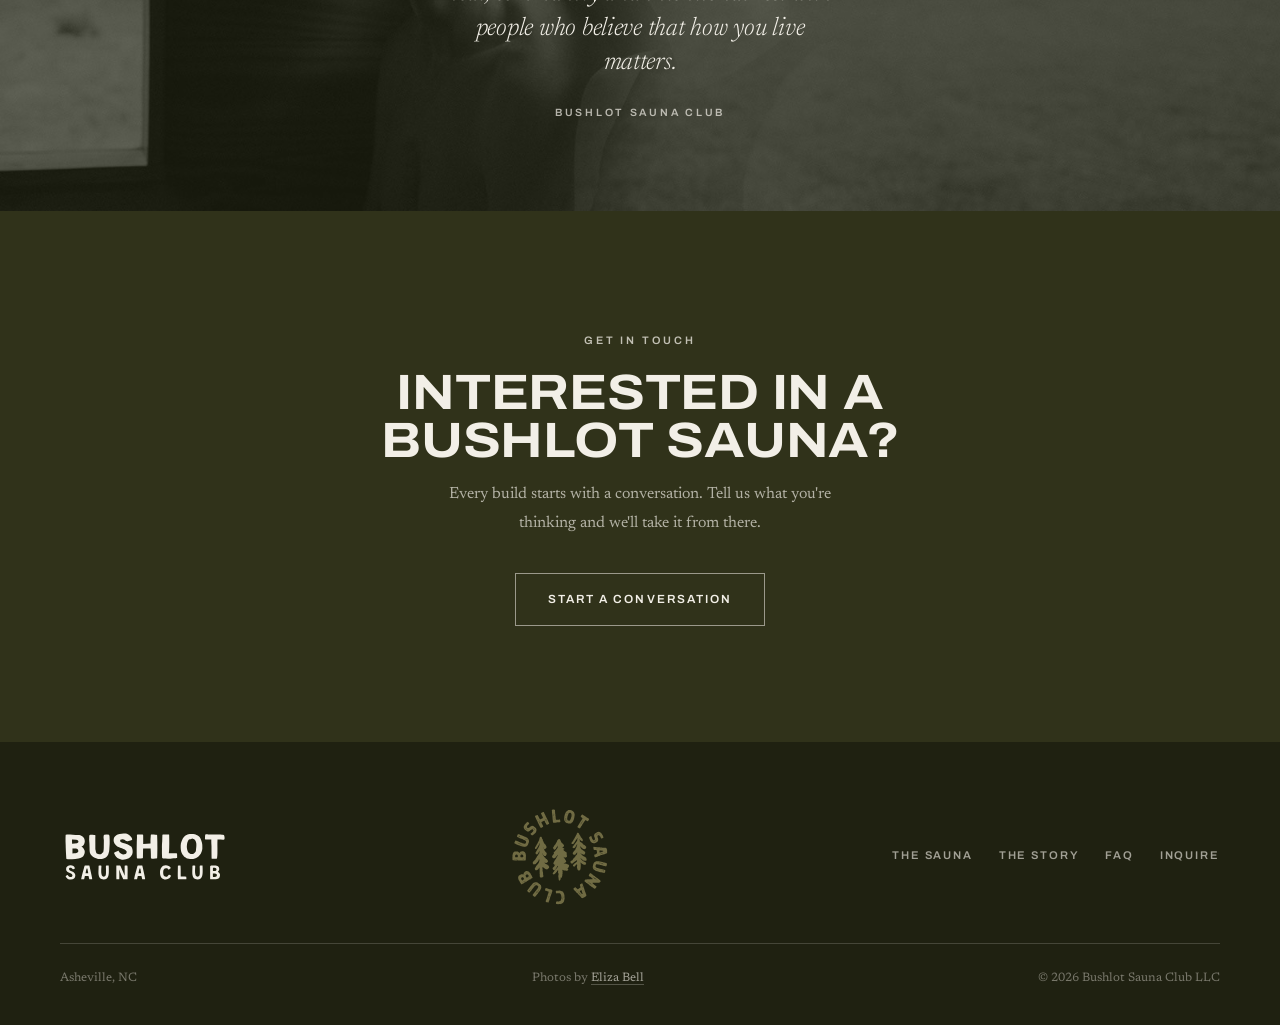
<file: story.html>
<!DOCTYPE html>
<html lang="en">
<head>
  <meta charset="UTF-8" />
  <meta name="viewport" content="width=device-width, initial-scale=1.0" />

  <title>The Story — Bushlot Sauna Club | Asheville, NC</title>
  <meta name="description" content="Bushlot Sauna Club was born from a family sauna tradition rooted in northern Ontario. The story behind the brand, and why Stuart started building saunas in Asheville, NC." />

  <!-- Open Graph -->
  <meta property="og:type"        content="website" />
  <meta property="og:url"         content="https://www.bushlotsaunaclub.com/story.html" />
  <meta property="og:site_name"   content="Bushlot Sauna Club" />
  <meta property="og:title"       content="The Story — Bushlot Sauna Club" />
  <meta property="og:description" content="A family sauna tradition rooted in northern Ontario, and a mobile sauna built by hand in Asheville, NC." />
  <meta property="og:image"       content="https://www.bushlotsaunaclub.com/img/BSC-49.jpg" />
  <meta name="twitter:card"       content="summary_large_image" />

  <link rel="preconnect" href="https://fonts.googleapis.com" />
  <link rel="preconnect" href="https://fonts.gstatic.com" crossorigin />
  <link href="https://fonts.googleapis.com/css2?family=Archivo:wdth,wght@100..125,400..800&family=Newsreader:ital,opsz,wght@0,6..72,300..600;1,6..72,300..500&display=swap" rel="stylesheet" />

  <link rel="icon" type="image/svg+xml" href="img/logo/favicon.svg" />
  <link rel="icon" type="image/png" sizes="32x32" href="img/logo/favicon-32.png" />
  <link rel="icon" type="image/png" sizes="16x16" href="img/logo/favicon-16.png" />
  <link rel="apple-touch-icon" href="img/logo/apple-touch-icon.png" />

  <link rel="stylesheet" href="css/styles.css" />
</head>

<body>

  <a class="skip-link" href="#main">Skip to content</a>

  <nav class="site-nav nav-solid" aria-label="Main navigation">
    <div class="nav-inner">
      <a href="index.html" class="nav-logo">
        <span class="sr-only">Bushlot Sauna Club — home</span>
        <span class="mark mark--monogram" aria-hidden="true"></span>
      </a>
      <ul class="nav-links" role="list">
        <li><a href="index.html">Home</a></li>
        <li><a href="sauna.html">The Sauna</a></li>
        <li><a href="story.html" aria-current="page">The Story</a></li>
        <li><a href="faq.html">FAQ</a></li>
        <li><a href="contact.html" class="nav-cta">Inquire</a></li>
      </ul>
      <button class="nav-hamburger" aria-label="Open menu" aria-expanded="false" aria-controls="nav-mobile">
        <span class="hamburger-line"></span>
        <span class="hamburger-line"></span>
        <span class="hamburger-line"></span>
      </button>
    </div>
    <div class="nav-mobile" id="nav-mobile">
      <ul role="list">
        <li><a href="index.html">Home</a></li>
        <li><a href="sauna.html">The Sauna</a></li>
        <li><a href="story.html">The Story</a></li>
        <li><a href="faq.html">FAQ</a></li>
        <li><a href="contact.html">Inquire &rarr;</a></li>
      </ul>
    </div>
  </nav>

  <main id="main">

    <header class="page-header section--taupe" aria-labelledby="page-title">
      <div class="container">
        <span class="label">Heritage &amp; craft</span>
        <h1 id="page-title" class="mt-sm">The Story</h1>
        <p>Where a family tradition becomes a business, and a memory becomes something you can build.</p>
      </div>
    </header>

    <section class="band band--tall band--plain">
      <img class="band-img" src="img/BSC-49.jpg" alt="The finished sauna standing on its trailer in a mown field at the edge of the woods, steam drifting low across the grass as a small boy runs past" loading="lazy" decoding="async" style="object-position:center 60%" />
      <div class="band-content">
        
      </div>
    </section>

    <section class="story-body section--taupe" aria-labelledby="heritage-heading">
      <span class="mark mark--rings heritage-watermark" aria-hidden="true"></span>
      <div class="container container--narrow">
        <span class="label">Where it began</span>
        <h2 id="heritage-heading" class="mt-sm">A grandfather, a sauna, and a lake in northern Ontario.</h2>
        <p class="story-lede mt-md">Stuart's grandfather was born in Austria and eventually found himself on the lakes of northern Ontario. His neighbours were Finnish and Swedish &mdash; Scandinavians who had carried their sauna culture across the Atlantic and shared it openly with the people around them.</p>
        <p>He learned. He built his own sauna.</p>
        <p>Stuart spent almost every summer at that lake, and the sauna was simply part of the rhythm of life. At the end of a long day working in the bush or out on the water, you went to the sauna. You sat in the heat. You talked, or you didn't. You stepped out into the crisp Superior air, jumped into the cold dark water, and came back in again.</p>
        <p>It was simple, physical and honest, and it stayed with him long after the summers ended. The sauna was not a product. It was not a spa amenity or a wellness trend. It was a place where the body was cared for and the pace of everything slowed down.</p>

        <figure class="story-figure story-figure--bw">
          <img src="img/BSC-53.jpg" alt="Two people floating on their backs in a shallow forest creek, arms out, looking up through the trees" loading="lazy" decoding="async" />
          <figcaption>The other half of the practice. A creek in the Carolina woods stands in for a cold Ontario lake.</figcaption>
        </figure>

        <div class="story-divider" role="presentation">
          <span class="mark mark--trees" aria-hidden="true"></span>
        </div>

        <span class="label">The name</span>
        <h2 class="mt-sm">What &ldquo;Bushlot&rdquo; means.</h2>
        <p class="mt-md">A bushlot is a Canadian term for a wooded piece of land &mdash; the kind of rough, tree-covered lot where a family might clear a path to the water, put up a hunting cabin, and leave a sauna in the trees for anyone who wants it.</p>
        <p>It speaks to something unpretentious and real. Not a spa. Not a resort. Your lot, your ritual, something you made with your hands on a piece of ground you call yours.</p>
        <p>The name felt right.</p>
      </div>
    </section>

    <section class="story-body section--paper" aria-labelledby="builder-heading">
      <div class="container">
        <div class="story-portrait">
          <img src="img/BSC-10.jpg" alt="Stuart and his father standing side by side against the charcoal siding of the finished sauna" loading="lazy" decoding="async" />
          <div>
            <span class="label">The builders</span>
            <h2 id="builder-heading" class="mt-sm">Built in Asheville, by hand.</h2>
            <p class="mt-md">Stuart and his father are the brains and the brawn behind Bushlot Sauna Club. They designed and built the first sauna themselves, from materials selection through final fit-out, and found the work felt right in a way a lot of work doesn't. What you see in these photographs is that first build &mdash; the prototype, and the proof of concept.</p>
            <p>Bushlot is based in Asheville, North Carolina, a place well suited to this kind of work. The culture here values what's local, what's handmade, and what lasts. That's the company it keeps.</p>
          </div>
        </div>

        <div class="story-divider" role="presentation">
          <span class="mark mark--trees" aria-hidden="true"></span>
        </div>

        <div class="container--narrow" style="padding:0;margin:0 auto">
          <span class="label">Looking ahead</span>
          <h2 class="mt-sm">Built to grow, not to rush.</h2>
          <p class="mt-md">Bushlot is a start-up. Every sauna in year one is a proof of concept &mdash; a chance to refine the build, test the market, and earn the trust of the first customers. The goal isn't volume; it's quality that stands up over time.</p>
          <p>Later offerings will include fixed-installation saunas for people who want a permanent home for theirs, and a small line of branded goods for the community that grows around it.</p>
          <p>But that comes later. Right now there is one thing to do: build a great sauna for someone who wants one.</p>
        </div>
      </div>
    </section>

    <section class="band band--mid band--center">
      <img class="band-img" src="img/BSC-26.jpg" alt="A soft double-exposure portrait of two people resting outside the sauna after a round, the field showing through the frame" loading="lazy" decoding="async" style="object-position:50% 30%" />
      <div class="band-content">
        <div class="quote-content" style="max-width:44ch">
          <span class="label">Our mission</span>
          <blockquote style="font-size:clamp(1.15rem,2.2vw,1.6rem);margin-top:1.25rem">To craft premium mobile saunas of enduring quality and artistic distinction, inspired by the timeless traditions of sauna culture &mdash; and to share the experience of heat, community and intentional rest with people who believe that how you live matters.</blockquote>
          <cite class="quote-source" style="margin-top:1.5rem">Bushlot Sauna Club</cite>
        </div>
      </div>
    </section>

    <section class="cta-section section--dark" aria-labelledby="story-cta">
      <div class="container">
        <span class="label">Get in touch</span>
        <h2 id="story-cta" class="mt-sm">Interested in a Bushlot sauna?</h2>
        <p>Every build starts with a conversation. Tell us what you're thinking and we'll take it from there.</p>
        <a href="contact.html" class="btn btn-outline-light">Start a conversation</a>
      </div>
    </section>

  </main>


  <footer class="site-footer">
    <div class="container">
      <div class="footer-top">
        <a href="index.html" class="footer-logo">
          <span class="sr-only">Bushlot Sauna Club</span>
          <span class="mark mark--wordmark" aria-hidden="true"></span>
        </a>
        <span class="mark mark--stamp footer-stamp" aria-hidden="true"></span>
        <nav class="footer-links" aria-label="Footer navigation">
          <a href="sauna.html">The Sauna</a>
          <a href="story.html">The Story</a>
          <a href="faq.html">FAQ</a>
          <a href="contact.html">Inquire</a>
        </nav>
      </div>
      <div class="footer-bottom">
        <p>Asheville, NC</p>
        <p>Photos by <a href="https://www.elizabellphotography.com/" target="_blank" rel="noopener noreferrer">Eliza Bell</a></p>
        <p>&copy; 2026 Bushlot Sauna Club LLC</p>
      </div>
    </div>
  </footer>

  <script src="js/main.js"></script>
</body>
</html>
</file>
<file: css/styles.css>
/* =============================================================
   BUSHLOT SAUNA CLUB
   Handcrafted mobile saunas · Asheville, NC

   Direction: heritage, handmade, adventurous.
   Structural rule taken from the photography itself —
     COLOUR  = the object and the land  -> light "field" bands
     B&W     = the ritual and the people -> dark "heat" bands
   Nothing crosses that line.
   ============================================================= */


/* 1. RESET & BASE
   ------------------------------------------------------------- */
*, *::before, *::after { box-sizing: border-box; margin: 0; padding: 0; }

html { font-size: 16px; scroll-behavior: smooth; }

body {
  font-family: var(--font-body);
  background-color: var(--surface);
  color: var(--ink);
  line-height: 1.75;
  -webkit-font-smoothing: antialiased;
  -moz-osx-font-smoothing: grayscale;
  overflow-x: hidden;
}

img { display: block; max-width: 100%; }
a   { color: inherit; text-decoration: none; }
ul, ol { list-style: none; }
button { font-family: inherit; }

:focus-visible {
  outline: 2px solid var(--accent);
  outline-offset: 3px;
  border-radius: 1px;
}
.section--dark :focus-visible,
.site-nav :focus-visible,
.band :focus-visible { outline-color: var(--on-dark); }

@media (prefers-reduced-motion: reduce) {
  html { scroll-behavior: auto; }
  *, *::before, *::after {
    animation-duration: .01ms !important;
    transition-duration: .01ms !important;
  }
}


/* 2. TOKENS
   ------------------------------------------------------------- */
/*  Kent 4F is the brand display face (4th february). Site runs on
    free faces until a webfont licence exists. To swap: uncomment the
    @font-face block, drop the woff2 into /fonts, and change the first
    entry of --font-display. Nothing else in this file needs to move.

    @font-face {
      font-family: 'Kent 4F';
      src: url('../fonts/kent-4f.woff2') format('woff2');
      font-weight: 400; font-style: normal; font-display: swap;
    }
*/
:root {
  /* Brand palette — exact values from brand-colors.pdf */
  --taupe:      #D3CCBA;
  --evergreen:  #30321A;
  --olive:      #706B43;
  --rust:       #8B512E;
  --bark:       #633B2C;
  --paper:      #F2EFE7;

  /* Tints, derived only from the above */
  --evergreen-deep: #1F2111;
  --rust-lift:      #A2603A;
  --rust-light:     #D2916A;   /* rust for dark grounds  — 5.0:1 on evergreen */
  --rust-deep:      #784628;   /* rust for small text on light — 4.9:1 on taupe */

  /* Applied roles */
  --surface:      var(--taupe);
  --surface-lift: var(--paper);
  --surface-dark: var(--evergreen);
  --ink:          var(--evergreen);   /* 8.2:1 on taupe */
  --ink-soft:     var(--bark);        /* 5.9:1 on taupe */
  --accent:       var(--rust);        /* large display + interactive on paper */
  --accent-ink:   var(--rust-deep);   /* small text on light grounds */
  --on-dark:      var(--paper);
  --on-dark-soft: rgba(242, 239, 231, .68);
  --rule:         rgba(112, 107, 67, .34);   /* olive hairline */
  --rule-dark:    rgba(242, 239, 231, .18);

  --font-display: 'Archivo', 'Helvetica Neue', Arial, sans-serif;
  --font-body:    'Newsreader', Georgia, 'Times New Roman', serif;

  --gap-section: clamp(4.5rem, 9vw, 8rem);
  --max-width:   1240px;
  --max-text:    68ch;
  --ease:        .3s cubic-bezier(.2, .7, .3, 1);
}


/* 3. TYPOGRAPHY
   ------------------------------------------------------------- */
h1, h2, h3, h4 {
  font-family: var(--font-display);
  font-weight: 700;
  font-stretch: 112%;
  text-transform: uppercase;
  line-height: .96;
  letter-spacing: -.005em;
  text-wrap: balance;
}

/*  The floor here only takes effect below a ~437px viewport, so desktop and
    tablet are untouched. It has to clear the longest single word in any h1
    ("CONVERSATION", 12 uppercase chars at 112% stretch); a 2.5rem floor
    overflowed the container on every iPhone narrower than a Pro Max.        */
h1 { font-size: clamp(1.75rem, 6.4vw, 5rem); }
h2 { font-size: clamp(1.85rem, 4vw, 3.1rem); }
h3 { font-size: clamp(1.1rem, 1.7vw, 1.4rem); letter-spacing: .01em; }
h4 { font-size: 1.05rem; }

p { line-height: 1.78; overflow-wrap: break-word; }
p + p { margin-top: 1.15em; }

.lead {
  font-size: clamp(1.1rem, 1.5vw, 1.3rem);
  line-height: 1.66;
  color: var(--ink);
}

/* Utility face — labels, specs, captions */
.label {
  display: inline-block;
  font-family: var(--font-display);
  font-size: .68rem;
  font-weight: 600;
  letter-spacing: .26em;
  text-transform: uppercase;
  color: var(--accent-ink);
}
.section--dark .label,
.band .label { color: var(--on-dark); opacity: .75; }

blockquote {
  font-family: var(--font-body);
  font-weight: 300;
  font-style: italic;
  line-height: 1.34;
  letter-spacing: -.01em;
}


/* 4. LAYOUT
   ------------------------------------------------------------- */
.container {
  width: 100%;
  max-width: var(--max-width);
  margin: 0 auto;
  padding: 0 clamp(1.25rem, 4vw, 2.5rem);
}
.container--narrow { max-width: 760px; }

section { padding: var(--gap-section) 0; }

.section--taupe { background-color: var(--surface); }
.section--paper { background-color: var(--surface-lift); }
.section--dark  { background-color: var(--surface-dark); color: var(--on-dark); }
.section--dark h1, .section--dark h2, .section--dark h3 { color: var(--on-dark); }

.grid-2 { display: grid; grid-template-columns: 1fr 1fr; gap: clamp(2rem, 5vw, 4.5rem); align-items: center; }
.grid-3 { display: grid; grid-template-columns: repeat(3, 1fr); gap: clamp(1.75rem, 3.5vw, 3rem); }

hr.rule { border: none; border-top: 1px solid var(--rule); margin: clamp(2.5rem, 5vw, 3.75rem) 0; }


/* 5. BRAND MARKS
   ------------------------------------------------------------- */
/*  Every mark is a single-colour outlined SVG, so it is used as a CSS
    mask: one file serves every colour, and colour comes from the
    cascade rather than from duplicate art files.                     */
.mark {
  display: block;
  background-color: currentColor;
  -webkit-mask-repeat: no-repeat; mask-repeat: no-repeat;
  -webkit-mask-position: center;  mask-position: center;
  -webkit-mask-size: contain;     mask-size: contain;
}
.mark--wordmark  { -webkit-mask-image: url('../img/logo/wordmark.svg');   mask-image: url('../img/logo/wordmark.svg');   aspect-ratio: 576 / 227.58; }
.mark--monogram  { -webkit-mask-image: url('../img/logo/monogram.svg');   mask-image: url('../img/logo/monogram.svg');   aspect-ratio: 465.92 / 227.58; }
.mark--trees     { -webkit-mask-image: url('../img/logo/trees.svg');      mask-image: url('../img/logo/trees.svg');      aspect-ratio: 296.51 / 227.58; }
.mark--rings     { -webkit-mask-image: url('../img/logo/tree-rings.svg'); mask-image: url('../img/logo/tree-rings.svg'); aspect-ratio: 296.51 / 227.58; }
.mark--stamp     { -webkit-mask-image: url('../img/logo/stamp-lockup.svg'); mask-image: url('../img/logo/stamp-lockup.svg'); aspect-ratio: 296.51 / 227.58; }


/* 6. NAVIGATION
   ------------------------------------------------------------- */
.site-nav {
  position: fixed; inset: 0 0 auto 0; z-index: 200;
  border-bottom: 1px solid transparent;
  transition: background-color var(--ease), border-color var(--ease);
}

.nav-inner {
  display: flex; align-items: center; justify-content: space-between;
  gap: 1.5rem;
  max-width: var(--max-width); margin: 0 auto;
  padding: 1.1rem clamp(1.25rem, 4vw, 2.5rem);
}

.nav-logo { display: block; flex-shrink: 0; color: var(--on-dark); transition: color var(--ease); }
/* Sized by height, not width, so any mark can be swapped in here without
   changing how deep the nav bar sits. */
.nav-logo .mark { height: 52px; width: auto; }

.nav-links { display: flex; align-items: center; gap: clamp(1.25rem, 2.4vw, 2.1rem); }
.nav-links a {
  font-family: var(--font-display);
  font-size: .74rem; font-weight: 600;
  letter-spacing: .17em; text-transform: uppercase;
  color: rgba(242, 239, 231, .82);
  transition: color var(--ease);
}
.nav-links a:hover,
.nav-links a[aria-current="page"] { color: var(--on-dark); }

/*  Filled rather than outlined: an outline in rust-light reads dimmer than
    the paper nav links beside it, which makes the CTA look less important
    than the plain links. Evergreen on rust-light is 5.0:1; paper on
    rust-light is only 2.3:1, so the label has to be evergreen.            */
.nav-cta {
  padding: .55rem 1.15rem;
  background-color: var(--rust-light);
  border: 1px solid var(--rust-light);
  color: var(--evergreen) !important;
  transition: background-color var(--ease), color var(--ease), border-color var(--ease);
}
.nav-cta:hover {
  background-color: var(--on-dark);
  border-color: var(--on-dark);
  color: var(--evergreen) !important;
}

.hamburger-line { display: block; width: 22px; height: 1.5px; background-color: var(--on-dark); transition: background-color var(--ease); }

/* Solid state — scrolled, or any inner page */
.site-nav.nav-solid { background-color: var(--surface-dark); border-bottom-color: rgba(242,239,231,.12); }

.nav-hamburger {
  display: none; flex-direction: column; gap: 5px;
  background: none; border: none; cursor: pointer; padding: 5px;
}

.nav-mobile {
  display: none;
  background-color: var(--surface-dark);
  border-top: 1px solid var(--rule-dark);
  padding: .5rem clamp(1.25rem, 4vw, 2.5rem) 1.5rem;
}
.nav-mobile.open { display: block; }
.nav-mobile ul { display: flex; flex-direction: column; }
.nav-mobile li a {
  display: block; padding: .95rem 0;
  font-family: var(--font-display);
  font-size: .95rem; font-weight: 600;
  letter-spacing: .14em; text-transform: uppercase;
  color: var(--on-dark);
  border-bottom: 1px solid var(--rule-dark);
}
.nav-mobile li:last-child a { border-bottom: none; color: var(--rust-light); }


/* 7. PHOTO BANDS  (the site's main structural device)
   ------------------------------------------------------------- */
.band { position: relative; display: flex; align-items: flex-end; overflow: hidden; padding: 0; }
.band--hero  { min-height: 100svh; align-items: center; }
.band--tall  { min-height: 78vh; }
.band--mid   { min-height: 62vh; }
.band--short { min-height: 46vh; }

.band-img {
  position: absolute; inset: 0;
  width: 100%; height: 100%;
  object-fit: cover; object-position: center;
}
.band::after {
  content: ''; position: absolute; inset: 0;
  background: linear-gradient(180deg, rgba(31,33,17,.30) 0%, rgba(31,33,17,.46) 45%, rgba(31,33,17,.80) 100%);
}
.band--center::after { background: rgba(31,33,17,.70); }
.band--plain::after  { background: linear-gradient(180deg, rgba(31,33,17,.12) 0%, rgba(31,33,17,.34) 100%); }

.band-content {
  position: relative; z-index: 1;
  width: 100%; max-width: var(--max-width); margin: 0 auto;
  padding: clamp(3rem, 7vw, 5.5rem) clamp(1.25rem, 4vw, 2.5rem);
  color: var(--on-dark);
}
.band--center .band-content { text-align: center; }
.band--center .band-content p { color: var(--on-dark); }
.band-content h1, .band-content h2 { color: var(--on-dark); }
.band-content p { color: var(--on-dark-soft); }


/* 8. HERO
   ------------------------------------------------------------- */
.hero-wordmark { margin: 0 0 1.6rem; }
.hero-wordmark .mark {
  width: min(560px, 74vw);
  color: var(--on-dark);
}

.hero-tagline {
  font-size: clamp(1.05rem, 1.9vw, 1.35rem);
  line-height: 1.55;
  color: rgba(242, 239, 231, .86) !important;
  max-width: 34ch;
  /*  The tagline is the last thing in the hero now that the CTA is gone, and
      .band--hero centers its content — so any trailing margin would push the
      wordmark and tagline visibly above true center.                        */
  margin-bottom: 0;
}

.hero-scroll {
  position: absolute; bottom: 2rem; left: 50%; transform: translateX(-50%);
  z-index: 1; display: flex; flex-direction: column; align-items: center; gap: .55rem;
}
.hero-scroll span {
  font-family: var(--font-display);
  font-size: .62rem; font-weight: 600;
  letter-spacing: .26em; text-transform: uppercase;
  color: rgba(242, 239, 231, .55);
}
.hero-scroll-line { width: 1px; height: 42px; background: linear-gradient(to bottom, rgba(242,239,231,.55), transparent); }


/* 9. PAGE HEADER (inner pages)
   ------------------------------------------------------------- */
.page-header { padding: 7.25rem 0 clamp(2.75rem, 5vw, 4rem); }
.page-header .label { margin-bottom: 1rem; }
.page-header h1 { max-width: 16ch; margin-bottom: 1.1rem; }
.page-header p { max-width: 46ch; font-size: 1.06rem; }


/* 10. BUTTONS
   ------------------------------------------------------------- */
.btn {
  display: inline-block;
  padding: .95rem 2rem;
  font-family: var(--font-display);
  font-size: .74rem; font-weight: 600;
  letter-spacing: .17em; text-transform: uppercase;
  border: 1px solid transparent; cursor: pointer;
  text-align: center; white-space: nowrap;
  transition: background-color var(--ease), color var(--ease), border-color var(--ease);
}
.btn-primary { background-color: var(--accent); color: var(--paper); border-color: var(--accent); }
.btn-primary:hover { background-color: var(--rust-lift); border-color: var(--rust-lift); }

.btn-outline-light { color: var(--on-dark); border-color: rgba(242,239,231,.55); }
.btn-outline-light:hover { background-color: var(--on-dark); color: var(--evergreen); border-color: var(--on-dark); }

.btn-outline-dark { color: var(--ink); border-color: var(--ink); }
.btn-outline-dark:hover { background-color: var(--ink); color: var(--paper); }


/* 11. PILLARS  (trees watermark)
   ------------------------------------------------------------- */
.pillars-section { position: relative; overflow: hidden; }
.pillars-watermark {
  position: absolute; right: -4%; top: 50%; transform: translateY(-50%);
  width: min(440px, 42vw);
  color: var(--olive); opacity: .13;
  pointer-events: none;
}
.pillars-header { position: relative; z-index: 1; max-width: 34rem; margin-bottom: clamp(2.5rem, 5vw, 3.5rem); }
.pillars-header .label { margin-bottom: .9rem; }

.pillar { position: relative; z-index: 1; padding-top: 1.6rem; border-top: 1px solid var(--rule); }
.pillar h3 { margin-bottom: .7rem; }
.pillar p { font-size: .99rem; color: var(--ink-soft); }


/* 12. THE CYCLE  (signature section)
   -------------------------------------------------------------
   Heat -> cold -> rest. The one genuine sequence on the site, so
   the one place numbering earns its keep. Anchored by the tree
   rings mark: rings are cycles, and rings are years.             */
.cycle { text-align: center; }
.cycle-rings { width: clamp(120px, 13vw, 168px); margin: 0 auto 1.9rem; color: var(--rust-light); }
.cycle-header { max-width: 30rem; margin: 0 auto clamp(2.75rem, 5vw, 4rem); }
.cycle-header h2 { max-width: 7ch; margin-inline: auto; }
.cycle-header .label { margin-bottom: .9rem; }
.cycle-header p { color: var(--on-dark-soft); margin-top: 1rem; }

.cycle-grid { display: grid; grid-template-columns: repeat(3, 1fr); gap: clamp(1.5rem, 3vw, 2.5rem); text-align: left; }

.cycle-step { display: flex; flex-direction: column; }
.cycle-step figure { margin: 0 0 1.4rem; overflow: hidden; }
.cycle-step img {
  width: 100%; aspect-ratio: 4 / 5; object-fit: cover;
  filter: grayscale(1) contrast(1.04);
  transition: transform .8s cubic-bezier(.2,.7,.3,1);
}
.cycle-step:hover img { transform: scale(1.035); }

.cycle-numeral {
  font-family: var(--font-display);
  font-size: .7rem; font-weight: 700;
  letter-spacing: .24em;
  color: var(--taupe);
  margin-bottom: .55rem;
}
.cycle-step h3 { color: var(--on-dark); margin-bottom: .55rem; }
.cycle-step p { font-size: .95rem; color: var(--on-dark-soft); }

/* staggered reveal — disabled under reduced motion by the global rule */
.reveal { opacity: 0; transform: translateY(18px); transition: opacity .7s ease, transform .7s cubic-bezier(.2,.7,.3,1); }
.reveal.is-visible { opacity: 1; transform: none; }
.reveal:nth-child(2) { transition-delay: .1s; }
.reveal:nth-child(3) { transition-delay: .2s; }
@media (prefers-reduced-motion: reduce) { .reveal { opacity: 1; transform: none; } }


/* 13. SPLIT SECTION
   ------------------------------------------------------------- */
.split-image-wrap { overflow: hidden; }
.split-image-wrap img { width: 100%; height: 100%; min-height: 460px; object-fit: cover; }
.split-image-wrap--portrait img { min-height: 0; height: auto; aspect-ratio: 4 / 5; }
.section--dark .split-content p { color: var(--on-dark-soft); }
.section--dark .split-content .lead { color: var(--on-dark); }
.split-content .label { margin-bottom: .9rem; }
.split-content h2 { margin-bottom: 1.1rem; }
.split-content .lead { margin-bottom: 1.4rem; }


/* 14. QUOTE
   ------------------------------------------------------------- */
.quote-content { max-width: 26rem; margin: 0 auto; }
.quote-content blockquote { font-size: clamp(1.6rem, 4vw, 2.9rem); margin-bottom: 1.3rem; color: var(--on-dark); }
.quote-source {
  display: block;
  font-family: var(--font-display);
  font-size: .66rem; font-weight: 600;
  letter-spacing: .26em; text-transform: uppercase;
  color: var(--on-dark); opacity: .7; font-style: normal;
}


/* 15. CTA
   ------------------------------------------------------------- */
.cta-section { text-align: center; }
.cta-section .label { margin-bottom: 1.2rem; }
.cta-section h2 { max-width: 20ch; margin: 0 auto 1rem; }
.cta-section p { max-width: 46ch; margin: 0 auto 2.25rem; color: var(--on-dark-soft); }


/* 16. FOOTER
   ------------------------------------------------------------- */
.site-footer { background-color: var(--evergreen-deep); color: var(--on-dark); padding: clamp(3rem, 5vw, 4.25rem) 0 2.25rem; }

.footer-top {
  display: grid; grid-template-columns: auto 1fr auto;
  gap: 2rem; align-items: center;
  padding-bottom: 2.25rem; border-bottom: 1px solid var(--rule-dark);
}
.footer-logo { display: block; }
.footer-logo .mark { width: 168px; color: var(--on-dark); }
/* Olive on the deep-evergreen footer is only 3.0:1, so the ring lettering
   has little separation from the ground — size is what keeps it legible. */
.footer-stamp { width: 132px; color: var(--olive); opacity: 1; justify-self: center; }

.footer-links { display: flex; gap: 1.6rem; align-items: center; flex-wrap: wrap; justify-content: flex-end; }
.footer-links a {
  font-family: var(--font-display);
  font-size: .7rem; font-weight: 600;
  letter-spacing: .17em; text-transform: uppercase;
  color: rgba(242,239,231,.62); transition: color var(--ease);
}
.footer-links a:hover { color: var(--on-dark); }

.footer-bottom {
  display: flex; align-items: baseline;
  justify-content: space-between; gap: 1rem 2rem;
  flex-wrap: wrap; padding-top: 1.5rem;
  font-size: .76rem; color: rgba(242,239,231,.42);
}
/* These are flex items, not a run of prose — the global `p + p` top margin
   pushes the 2nd and 3rd out of line with the 1st on wrapped rows. */
.footer-bottom p { margin: 0; }
.footer-bottom a { color: rgba(242,239,231,.62); border-bottom: 1px solid rgba(242,239,231,.25); }
.footer-bottom a:hover { color: var(--on-dark); }


/* 17. SAUNAS PAGE
   ------------------------------------------------------------- */
.specs-row { display: grid; grid-template-columns: repeat(3, 1fr); border: 1px solid var(--rule); margin: clamp(2.5rem, 5vw, 3.25rem) 0 0; }
.spec-item { padding: 2rem 1.25rem; text-align: center; border-right: 1px solid var(--rule); }
.spec-item:last-child { border-right: none; }
.spec-value {
  display: block;
  font-family: var(--font-display);
  font-size: clamp(1.9rem, 3.4vw, 2.6rem); font-weight: 700; font-stretch: 112%;
  color: var(--accent); line-height: 1; margin-bottom: .5rem;
}
.spec-label {
  font-family: var(--font-display);
  font-size: .66rem; font-weight: 600;
  letter-spacing: .2em; text-transform: uppercase; color: var(--ink-soft);
}

.included-two-col { display: grid; grid-template-columns: 1fr 1fr; gap: 0 clamp(2rem, 5vw, 4rem); margin: 2rem 0 0; }
.included-item {
  display: flex; gap: .85rem; align-items: flex-start;
  padding: .68rem 0; border-bottom: 1px solid var(--rule);
  font-size: .97rem; color: var(--ink-soft); line-height: 1.5;
}
.included-item::before { content: '—'; color: var(--accent); flex-shrink: 0; }

/* Gallery — a composition, not a uniform grid */
.gallery {
  display: grid;
  grid-template-columns: 1.35fr 1fr;
  grid-template-rows: auto auto;
  gap: clamp(.75rem, 1.4vw, 1.1rem);
  margin-top: clamp(2rem, 4vw, 2.75rem);
}
.gallery figure { margin: 0; overflow: hidden; }
.gallery img { width: 100%; height: 100%; object-fit: cover; }
.gallery .g-tall  { grid-row: span 2; }
.gallery .g-tall img  { aspect-ratio: 4 / 5; }
.gallery .g-wide img  { aspect-ratio: 16 / 10; }
.gallery .g-full { grid-column: 1 / -1; }
.gallery .g-full img  { aspect-ratio: 2 / 1; }
.gallery-caption { margin-top: 1rem; font-size: .87rem; font-style: italic; color: var(--ink-soft); }

.pricing-section { text-align: center; }
.pricing-section h2 { max-width: 20ch; margin: 0 auto 1rem; }
.pricing-note { max-width: 46ch; margin: 0 auto 2.25rem; color: var(--on-dark-soft); }


/* 18. STORY PAGE
   ------------------------------------------------------------- */
.story-body p { color: var(--ink-soft); max-width: var(--max-text); }
.story-body h2 { margin-bottom: 1.1rem; }
.story-body .label { margin-bottom: .6rem; }
.story-lede { color: var(--ink) !important; }

.story-figure { margin: clamp(2.25rem, 4vw, 3rem) 0; }
.story-figure img { width: 100%; }
.story-figure--bw img { filter: grayscale(1) contrast(1.04); }
/* No max-width: the caption takes its figure's measure, so a short caption
   sits on one line instead of wrapping while the image beside it has room
   to spare. text-wrap keeps a long caption from ending on an orphan. */
.story-figure figcaption {
  margin-top: .8rem; font-size: .85rem; font-style: italic;
  color: var(--ink-soft); text-wrap: pretty;
}

.story-portrait { display: grid; grid-template-columns: 1fr 1.15fr; gap: clamp(1.75rem, 4vw, 3.5rem); align-items: center; }
.story-portrait img { width: 100%; aspect-ratio: 4 / 5; object-fit: cover; }

/* Rings on the heritage passage: rings are years, and this is the section
   about what got handed down. Large, low-opacity, behind the text. */
.story-body { position: relative; overflow: hidden; }
.story-body > .container { position: relative; z-index: 1; }
.heritage-watermark {
  position: absolute; left: -8%; top: 8%;
  width: min(520px, 46vw);
  color: var(--rust); opacity: .12;
  pointer-events: none;
}

.story-divider { display: flex; align-items: center; gap: 1.5rem; margin: clamp(2.75rem, 5vw, 4rem) 0; }
.story-divider::before, .story-divider::after { content: ''; flex: 1; height: 1px; background: var(--rule); }
.story-divider .mark { width: 44px; color: var(--olive); flex-shrink: 0; }

.mission { text-align: center; }
.mission blockquote {
  font-size: clamp(1.2rem, 2.3vw, 1.7rem);
  max-width: 44ch; margin: 0 auto; line-height: 1.5;
  color: var(--on-dark);
}
.mission .quote-source { margin-top: 1.75rem; }


/* 19. FAQ
   ------------------------------------------------------------- */
.faq-list { max-width: 780px; margin: 0 auto; }
.faq-item { border-bottom: 1px solid var(--rule); }
.faq-item:first-child { border-top: 1px solid var(--rule); }

.faq-question {
  width: 100%; display: flex; justify-content: space-between; align-items: center; gap: 1.5rem;
  padding: 1.4rem 0; background: none; border: none; cursor: pointer; text-align: left;
  font-family: var(--font-display);
  font-size: clamp(.95rem, 1.5vw, 1.12rem); font-weight: 600;
  letter-spacing: .01em; text-transform: uppercase;
  color: var(--ink); line-height: 1.25;
  transition: color var(--ease);
}
.faq-question:hover { color: var(--accent-ink); }

.faq-icon { position: relative; flex-shrink: 0; width: 18px; height: 18px; color: var(--accent); }
.faq-icon::before, .faq-icon::after {
  content: ''; position: absolute; top: 50%; left: 0; width: 100%; height: 1.5px;
  background-color: currentColor; transition: transform .28s ease, opacity .28s ease;
}
.faq-icon::after { transform: rotate(90deg); }
.faq-item.open .faq-icon::after { transform: rotate(0deg); opacity: 0; }

.faq-answer { max-height: 0; overflow: hidden; transition: max-height .38s ease; }
.faq-item.open .faq-answer { max-height: 640px; }
.faq-answer-inner { padding-bottom: 1.6rem; }
.faq-answer-inner p { font-size: 1rem; color: var(--ink-soft); max-width: var(--max-text); }


/* 20. CONTACT
   ------------------------------------------------------------- */
.contact-layout { display: grid; grid-template-columns: 1fr 1.5fr; gap: clamp(2.5rem, 6vw, 5.5rem); align-items: start; }
.contact-info .label { margin-bottom: .9rem; }
.contact-info h2 { margin-bottom: 1.1rem; }
.contact-info .lead { margin-bottom: 2.25rem; }

.contact-detail { display: flex; gap: 1.15rem; align-items: flex-start; padding: 1rem 0; border-bottom: 1px solid var(--rule); }
.contact-detail:first-of-type { border-top: 1px solid var(--rule); }
.contact-detail-label {
  font-family: var(--font-display);
  font-size: .66rem; font-weight: 600;
  letter-spacing: .18em; text-transform: uppercase;
  color: var(--accent-ink); min-width: 72px; padding-top: .28rem; flex-shrink: 0;
}
.contact-detail-value { font-size: .97rem; color: var(--ink-soft); line-height: 1.5; }

.contact-note { margin-top: 2.25rem; font-size: .9rem; color: var(--ink-soft); }
.contact-note a { color: var(--accent-ink); border-bottom: 1px solid currentColor; }

.form-group { margin-bottom: 1.35rem; }
.form-label {
  display: block;
  font-family: var(--font-display);
  font-size: .66rem; font-weight: 600;
  letter-spacing: .17em; text-transform: uppercase;
  color: var(--ink-soft); margin-bottom: .5rem;
}
.form-input, .form-textarea, .form-select {
  width: 100%; padding: .85rem 1rem;
  border: 1px solid var(--rule);
  background-color: var(--surface-lift);
  font-family: var(--font-body); font-size: 1rem;
  color: var(--ink);
  transition: border-color var(--ease), background-color var(--ease);
  outline: none; -webkit-appearance: none; border-radius: 0;
}
.form-input:focus, .form-textarea:focus, .form-select:focus { border-color: var(--accent); background-color: #fff; }
.form-textarea { resize: vertical; min-height: 150px; }
.form-select {
  background-image: url("data:image/svg+xml,%3Csvg xmlns='http://www.w3.org/2000/svg' width='12' height='7' viewBox='0 0 12 7'%3E%3Cpath d='M1 1l5 5 5-5' stroke='%238B512E' stroke-width='1.5' fill='none' stroke-linecap='round'/%3E%3C/svg%3E");
  background-repeat: no-repeat; background-position: right 1rem center;
  padding-right: 2.5rem; cursor: pointer;
}
.form-submit { width: 100%; padding: 1.05rem 2rem; }

.form-success { display: none; padding: 2rem; background-color: var(--surface-lift); border: 1px solid var(--accent); text-align: center; }
.form-success.visible { display: block; }
.form-success h3 { margin-bottom: .5rem; }
.form-success p { color: var(--ink-soft); }


/* 21. UTILITIES
   ------------------------------------------------------------- */
.sr-only {
  position: absolute; width: 1px; height: 1px;
  overflow: hidden; clip: rect(0,0,0,0); white-space: nowrap;
}
.skip-link {
  position: absolute; left: 50%; top: 0; transform: translate(-50%, -110%);
  z-index: 300; padding: .7rem 1.25rem;
  background: var(--evergreen); color: var(--paper);
  font-family: var(--font-display); font-size: .72rem;
  letter-spacing: .16em; text-transform: uppercase;
  transition: transform var(--ease);
}
.skip-link:focus { transform: translate(-50%, 0); }

.text-center { text-align: center; }
.mt-sm { margin-top: .9rem; }  .mt-md { margin-top: 1.6rem; }  .mt-lg { margin-top: 2.4rem; }
.mb-sm { margin-bottom: .9rem; } .mb-md { margin-bottom: 1.6rem; } .mb-lg { margin-bottom: 2.4rem; }


/* 22. RESPONSIVE
   ------------------------------------------------------------- */
@media (max-width: 960px) {
  /* Same crop problem as phones, milder — see the note in the 768 block. */
  .band--tall { min-height: 56vh; }
  .band--mid  { min-height: 50vh; }
  .grid-2, .story-portrait, .contact-layout { grid-template-columns: 1fr; }
  .grid-3, .cycle-grid { grid-template-columns: 1fr; }
  .cycle-grid { gap: 2.5rem; }
  .cycle-step img { aspect-ratio: 16 / 10; }
  .specs-row { grid-template-columns: 1fr; }
  .spec-item { border-right: none; border-bottom: 1px solid var(--rule); }
  .spec-item:last-child { border-bottom: none; }
  .included-two-col { grid-template-columns: 1fr; }
  .gallery { grid-template-columns: 1fr; }
  .gallery .g-tall { grid-row: auto; }
  .gallery .g-tall img { aspect-ratio: 16 / 10; }
  .gallery .g-full img { aspect-ratio: 16 / 10; }
  .split-image-wrap img { min-height: 320px; }
  .pillars-watermark { display: none; }
  .heritage-watermark { display: none; }
  .story-portrait img { aspect-ratio: 16 / 11; }
}

@media (max-width: 768px) {
  .nav-links { display: none; }
  .nav-hamburger { display: flex; }
  .nav-logo .mark { height: 50px; }
  .footer-top { grid-template-columns: 1fr; justify-items: center; text-align: center; gap: 1.75rem; }
  .footer-links { justify-content: center; }
  .footer-bottom { justify-content: center; text-align: center; }
  .band--hero { min-height: 92svh; }
  /*  On a phone the band height IS the crop: `cover` scales a landscape to
      fill the height, so a tall band shows only a narrow vertical slice.
      At 78vh a 3:2 photo shows 45% of its width; at 42vh it shows ~85%,
      which is the difference between a slice and the composition.        */
  /*  .band--plain marks the purely decorative bands (no copy over them),
      which is exactly where the tight crop hurt — shrink those hardest.
      Bands carrying copy keep more height so the text has room and some
      of the photograph still reads above it.                            */
  .band--plain.band--tall  { min-height: 42vh; }
  .band--plain.band--mid   { min-height: 38vh; }
  .band--tall  { min-height: 56vh; }
  .band--mid   { min-height: 52vh; }
  .band--short { min-height: 32vh; }
}

@media (max-width: 480px) {
  .page-header { padding-top: 5.25rem; }
  .btn { display: block; width: 100%; }
  .footer-logo .mark { width: 200px; }
}
</file>
